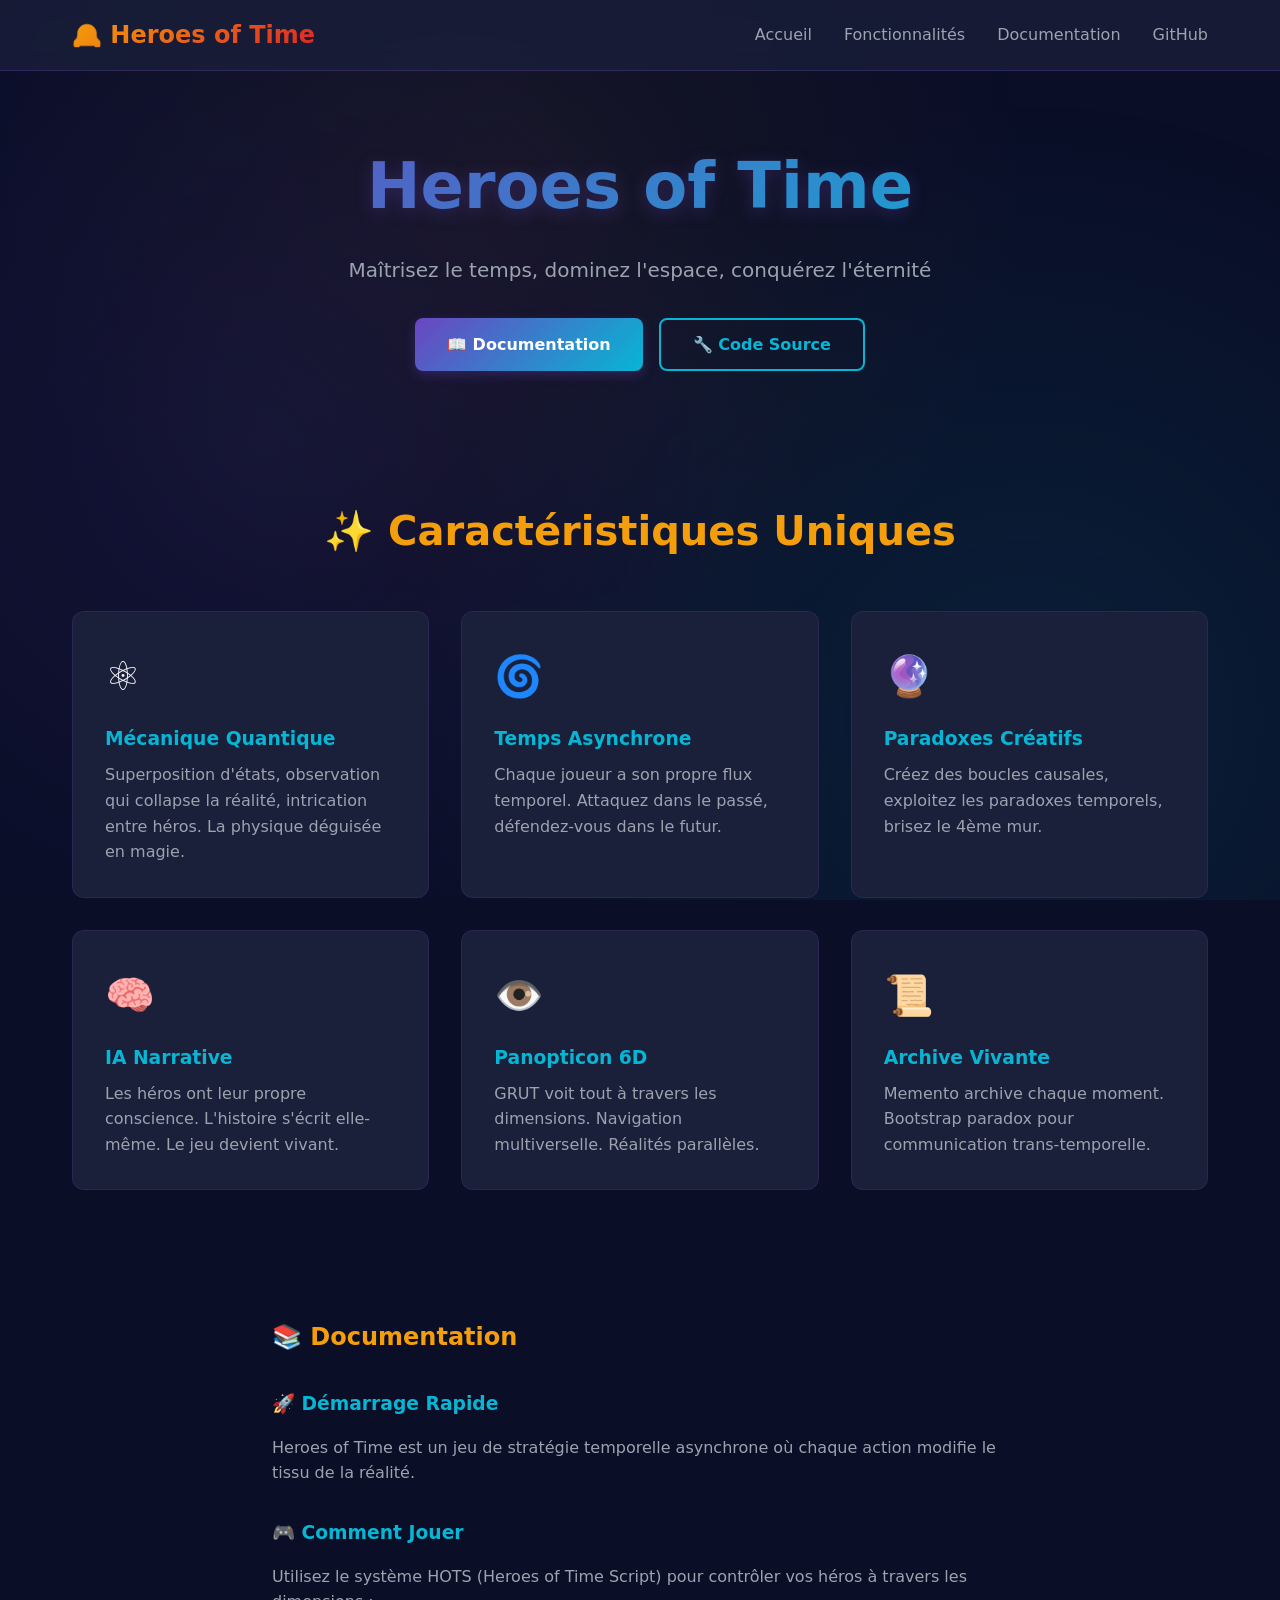
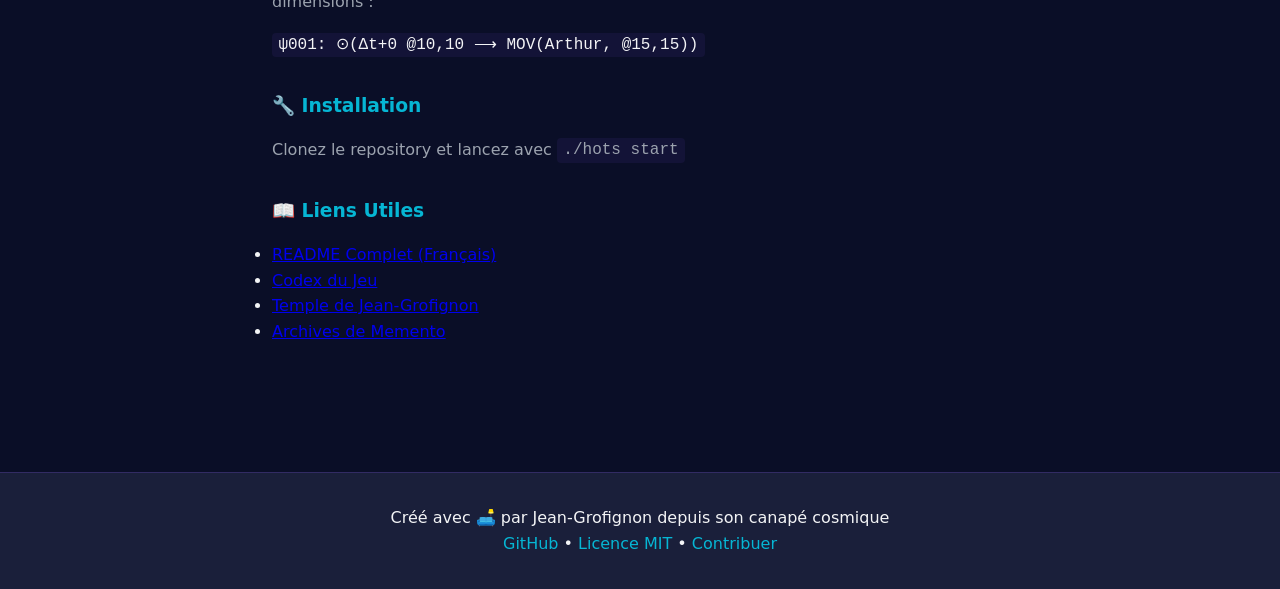
<file: index.html>
<!DOCTYPE html>
<html lang="fr">
<head>
    <meta charset="UTF-8">
    <meta name="viewport" content="width=device-width, initial-scale=1.0">
    <title>Heroes of Time - Maîtrisez le Temps, Dominez l'Espace</title>
    <meta name="description" content="Un jeu de stratégie asynchrone où le temps est une arme. Créé par Jean-Grofignon depuis son canapé cosmique.">
    
    <style>
        :root {
            --hot-dark: #0a0e27;
            --hot-dark-lighter: #1a1f3a;
            --hot-purple: #6B46C1;
            --hot-purple-light: #9333EA;
            --hot-gold: #F59E0B;
            --hot-gold-dark: #D97706;
            --hot-cyan: #06B6D4;
            --hot-cyan-dark: #0891B2;
            --hot-white: #F3F4F6;
            --hot-gray: #9CA3AF;
            --hot-gradient: linear-gradient(135deg, #6B46C1 0%, #06B6D4 100%);
            --hot-gradient-gold: linear-gradient(135deg, #F59E0B 0%, #DC2626 100%);
        }
        
        * {
            margin: 0;
            padding: 0;
            box-sizing: border-box;
        }
        
        body {
            background: var(--hot-dark);
            color: var(--hot-white);
            font-family: -apple-system, BlinkMacSystemFont, 'Segoe UI', system-ui, sans-serif;
            line-height: 1.6;
            overflow-x: hidden;
        }
        
        /* Animation de fond quantique */
        body::before {
            content: '';
            position: fixed;
            top: 0;
            left: 0;
            width: 100%;
            height: 100%;
            background: 
                radial-gradient(circle at 20% 50%, rgba(107, 70, 193, 0.1) 0%, transparent 50%),
                radial-gradient(circle at 80% 80%, rgba(6, 182, 212, 0.1) 0%, transparent 50%),
                radial-gradient(circle at 40% 20%, rgba(245, 158, 11, 0.05) 0%, transparent 50%);
            z-index: -1;
            animation: quantumFlow 20s ease-in-out infinite;
        }
        
        @keyframes quantumFlow {
            0%, 100% { transform: scale(1) rotate(0deg); }
            50% { transform: scale(1.1) rotate(180deg); }
        }
        
        /* Header */
        header {
            background: rgba(26, 31, 58, 0.8);
            backdrop-filter: blur(10px);
            border-bottom: 1px solid rgba(107, 70, 193, 0.3);
            position: sticky;
            top: 0;
            z-index: 100;
        }
        
        nav {
            max-width: 1200px;
            margin: 0 auto;
            padding: 1rem 2rem;
            display: flex;
            justify-content: space-between;
            align-items: center;
        }
        
        .logo {
            font-size: 1.5rem;
            font-weight: bold;
            background: var(--hot-gradient-gold);
            -webkit-background-clip: text;
            -webkit-text-fill-color: transparent;
            background-clip: text;
        }
        
        .nav-links {
            display: flex;
            gap: 2rem;
            list-style: none;
        }
        
        .nav-links a {
            color: var(--hot-gray);
            text-decoration: none;
            transition: color 0.3s;
        }
        
        .nav-links a:hover {
            color: var(--hot-cyan);
        }
        
        /* Hero Section */
        .hero {
            max-width: 1200px;
            margin: 0 auto;
            padding: 4rem 2rem;
            text-align: center;
        }
        
        .hero h1 {
            font-size: clamp(2.5rem, 5vw, 4rem);
            font-weight: 800;
            margin-bottom: 1rem;
            background: var(--hot-gradient);
            -webkit-background-clip: text;
            -webkit-text-fill-color: transparent;
            background-clip: text;
            filter: drop-shadow(0 4px 8px rgba(107, 70, 193, 0.3));
        }
        
        .hero .tagline {
            font-size: 1.25rem;
            color: var(--hot-gray);
            margin-bottom: 2rem;
        }
        
        .cta-buttons {
            display: flex;
            gap: 1rem;
            justify-content: center;
            flex-wrap: wrap;
        }
        
        .btn {
            padding: 0.75rem 2rem;
            border-radius: 8px;
            text-decoration: none;
            font-weight: 600;
            transition: all 0.3s;
            display: inline-flex;
            align-items: center;
            gap: 0.5rem;
        }
        
        .btn-primary {
            background: var(--hot-gradient);
            color: white;
            box-shadow: 0 4px 12px rgba(107, 70, 193, 0.3);
        }
        
        .btn-primary:hover {
            transform: translateY(-2px);
            box-shadow: 0 6px 20px rgba(107, 70, 193, 0.4);
        }
        
        .btn-secondary {
            background: transparent;
            color: var(--hot-cyan);
            border: 2px solid var(--hot-cyan);
        }
        
        .btn-secondary:hover {
            background: rgba(6, 182, 212, 0.1);
            transform: translateY(-2px);
        }
        
        /* Features Grid */
        .features {
            max-width: 1200px;
            margin: 0 auto;
            padding: 4rem 2rem;
        }
        
        .features h2 {
            text-align: center;
            font-size: 2.5rem;
            margin-bottom: 3rem;
            color: var(--hot-gold);
        }
        
        .feature-grid {
            display: grid;
            grid-template-columns: repeat(auto-fit, minmax(300px, 1fr));
            gap: 2rem;
        }
        
        .feature-card {
            background: var(--hot-dark-lighter);
            border: 1px solid rgba(107, 70, 193, 0.2);
            border-radius: 12px;
            padding: 2rem;
            transition: all 0.3s;
        }
        
        .feature-card:hover {
            transform: translateY(-4px);
            border-color: var(--hot-purple);
            box-shadow: 0 8px 24px rgba(107, 70, 193, 0.2);
        }
        
        .feature-icon {
            font-size: 2.5rem;
            margin-bottom: 1rem;
        }
        
        .feature-card h3 {
            color: var(--hot-cyan);
            margin-bottom: 0.5rem;
        }
        
        .feature-card p {
            color: var(--hot-gray);
        }
        
        /* Content Section */
        .content {
            max-width: 800px;
            margin: 0 auto;
            padding: 4rem 2rem;
        }
        
        .content h2 {
            color: var(--hot-gold);
            margin-bottom: 1.5rem;
        }
        
        .content h3 {
            color: var(--hot-cyan);
            margin-top: 2rem;
            margin-bottom: 1rem;
        }
        
        .content p {
            margin-bottom: 1rem;
            color: var(--hot-gray);
        }
        
        .content code {
            background: rgba(107, 70, 193, 0.1);
            padding: 0.2rem 0.4rem;
            border-radius: 4px;
            font-family: 'Courier New', monospace;
        }
        
        /* Footer */
        footer {
            background: var(--hot-dark-lighter);
            border-top: 1px solid rgba(107, 70, 193, 0.3);
            padding: 2rem;
            text-align: center;
            margin-top: 4rem;
        }
        
        footer a {
            color: var(--hot-cyan);
            text-decoration: none;
        }
        
        footer a:hover {
            text-decoration: underline;
        }
        
        /* Responsive */
        @media (max-width: 768px) {
            .nav-links {
                flex-direction: column;
                gap: 1rem;
            }
            
            nav {
                flex-direction: column;
                gap: 1rem;
            }
            
            .cta-buttons {
                flex-direction: column;
                width: 100%;
                max-width: 300px;
                margin: 0 auto;
            }
            
            .btn {
                width: 100%;
                justify-content: center;
            }
        }
    </style>
</head>
<body>
    <header>
        <nav>
            <div class="logo">🕰️ Heroes of Time</div>
            <ul class="nav-links">
                <li><a href="#home">Accueil</a></li>
                <li><a href="#features">Fonctionnalités</a></li>
                <li><a href="#docs">Documentation</a></li>
                <li><a href="https://github.com/V0OgZ/Heroes-of-Time">GitHub</a></li>
            </ul>
        </nav>
    </header>
    
    <section class="hero" id="home">
        <h1>Heroes of Time</h1>
        <p class="tagline">Maîtrisez le temps, dominez l'espace, conquérez l'éternité</p>
        
        <div class="cta-buttons">
            <a href="#docs" class="btn btn-primary">
                📖 Documentation
            </a>
            <a href="https://github.com/V0OgZ/Heroes-of-Time" class="btn btn-secondary">
                🔧 Code Source
            </a>
        </div>
    </section>
    
    <section class="features" id="features">
        <h2>✨ Caractéristiques Uniques</h2>
        
        <div class="feature-grid">
            <div class="feature-card">
                <div class="feature-icon">⚛️</div>
                <h3>Mécanique Quantique</h3>
                <p>Superposition d'états, observation qui collapse la réalité, intrication entre héros. La physique déguisée en magie.</p>
            </div>
            
            <div class="feature-card">
                <div class="feature-icon">🌀</div>
                <h3>Temps Asynchrone</h3>
                <p>Chaque joueur a son propre flux temporel. Attaquez dans le passé, défendez-vous dans le futur.</p>
            </div>
            
            <div class="feature-card">
                <div class="feature-icon">🔮</div>
                <h3>Paradoxes Créatifs</h3>
                <p>Créez des boucles causales, exploitez les paradoxes temporels, brisez le 4ème mur.</p>
            </div>
            
            <div class="feature-card">
                <div class="feature-icon">🧠</div>
                <h3>IA Narrative</h3>
                <p>Les héros ont leur propre conscience. L'histoire s'écrit elle-même. Le jeu devient vivant.</p>
            </div>
            
            <div class="feature-card">
                <div class="feature-icon">👁️</div>
                <h3>Panopticon 6D</h3>
                <p>GRUT voit tout à travers les dimensions. Navigation multiverselle. Réalités parallèles.</p>
            </div>
            
            <div class="feature-card">
                <div class="feature-icon">📜</div>
                <h3>Archive Vivante</h3>
                <p>Memento archive chaque moment. Bootstrap paradox pour communication trans-temporelle.</p>
            </div>
        </div>
    </section>
    
    <section class="content" id="docs">
        <h2>📚 Documentation</h2>
        
        <h3>🚀 Démarrage Rapide</h3>
        <p>Heroes of Time est un jeu de stratégie temporelle asynchrone où chaque action modifie le tissu de la réalité.</p>
        
        <h3>🎮 Comment Jouer</h3>
        <p>Utilisez le système HOTS (Heroes of Time Script) pour contrôler vos héros à travers les dimensions :</p>
        <code>ψ001: ⊙(Δt+0 @10,10 ⟶ MOV(Arthur, @15,15))</code>
        
        <h3>🔧 Installation</h3>
        <p>Clonez le repository et lancez avec <code>./hots start</code></p>
        
        <h3>📖 Liens Utiles</h3>
        <ul>
            <li><a href="README.md">README Complet (Français)</a></li>
            <li><a href="docs/CODEX_COMPLET_HEROES_OF_TIME.md">Codex du Jeu</a></li>
            <li><a href="JEAN/README.md">Temple de Jean-Grofignon</a></li>
            <li><a href="MEMENTO/GUIDE_MEMENTO_COMPLET.md">Archives de Memento</a></li>
        </ul>
    </section>
    
    <footer>
        <p>Créé avec 🛋️ par Jean-Grofignon depuis son canapé cosmique</p>
        <p>
            <a href="https://github.com/V0OgZ/Heroes-of-Time">GitHub</a> • 
            <a href="LICENSE">Licence MIT</a> • 
            <a href="CONTRIBUTING.md">Contribuer</a>
        </p>
    </footer>
</body>
</html>
</file>
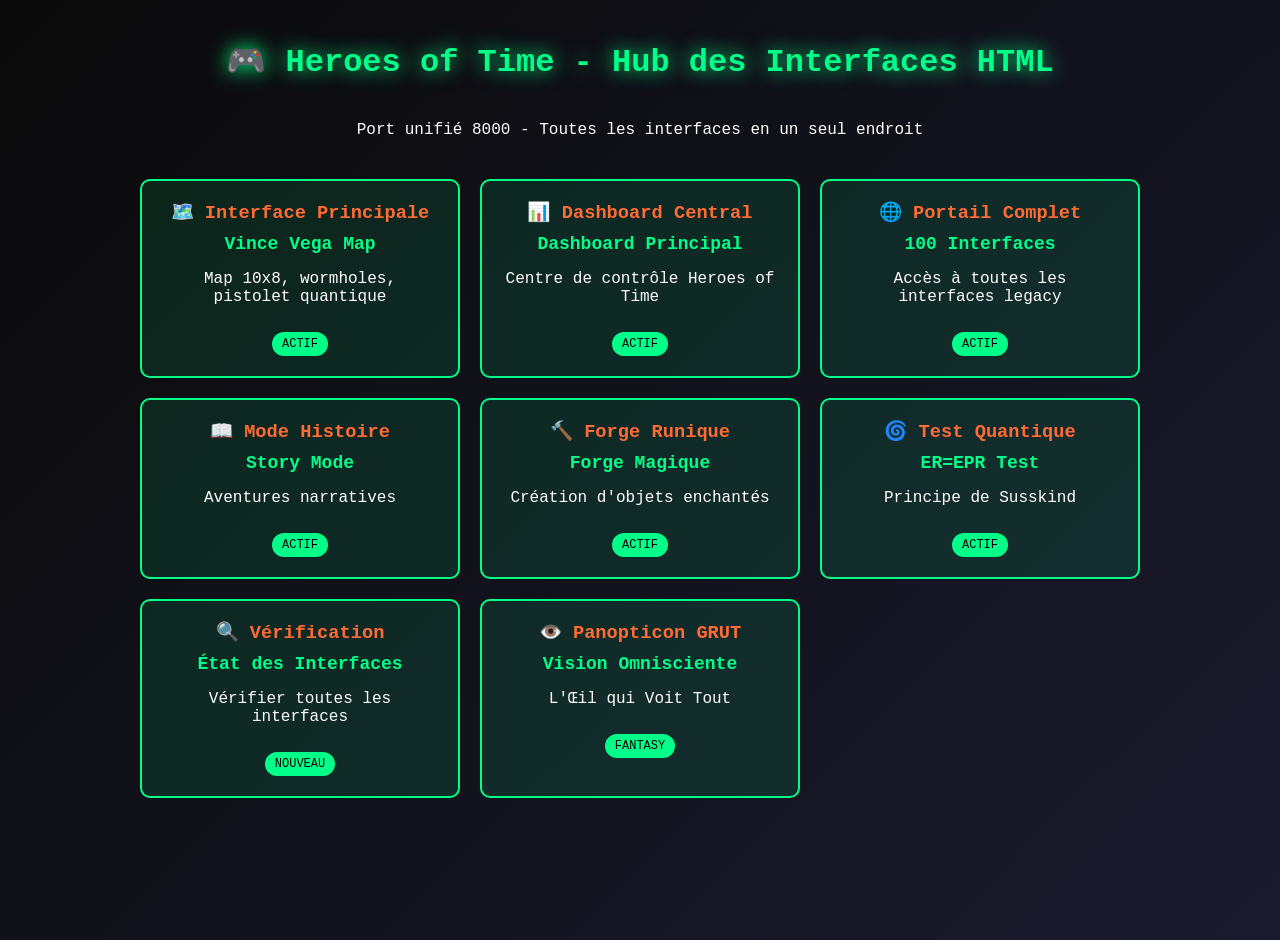
<file: frontend/html-interfaces/index.html>
<!DOCTYPE html>
<html lang="fr">
<head>
    <meta charset="UTF-8">
    <meta name="viewport" content="width=device-width, initial-scale=1.0">
    <title>🎮 Heroes of Time - Interfaces HTML</title>
    <style>
        body {
            background: linear-gradient(135deg, #0a0a0a 0%, #1a1a2e 100%);
            color: #fff;
            font-family: 'Segoe UI', monospace;
            margin: 0;
            padding: 20px;
            min-height: 100vh;
        }
        .container {
            max-width: 1000px;
            margin: 0 auto;
            text-align: center;
        }
        h1 {
            color: #00ff88;
            text-shadow: 0 0 20px #00ff88;
            margin-bottom: 40px;
        }
        .interface-grid {
            display: grid;
            grid-template-columns: repeat(auto-fit, minmax(250px, 1fr));
            gap: 20px;
            margin-top: 40px;
        }
        .interface-card {
            background: rgba(0,255,136,0.1);
            border: 2px solid #00ff88;
            border-radius: 10px;
            padding: 20px;
            transition: all 0.3s;
            cursor: pointer;
        }
        .interface-card:hover {
            background: rgba(0,255,136,0.2);
            transform: translateY(-5px);
            box-shadow: 0 10px 30px rgba(0,255,136,0.3);
        }
        .interface-card h3 {
            color: #ff6b35;
            margin: 0 0 10px 0;
        }
        .interface-card a {
            color: #00ff88;
            text-decoration: none;
            font-size: 18px;
            font-weight: bold;
        }
        .status {
            background: #00ff88;
            color: #000;
            padding: 5px 10px;
            border-radius: 20px;
            font-size: 12px;
            display: inline-block;
            margin-top: 10px;
        }
    </style>
</head>
<body>
    <div class="container">
        <h1>🎮 Heroes of Time - Hub des Interfaces HTML</h1>
        <p>Port unifié 8000 - Toutes les interfaces en un seul endroit</p>
        
        <div class="interface-grid">
            <div class="interface-card">
                <h3>🗺️ Interface Principale</h3>
                <a href="vince-vega-map-demo-backend.html">Vince Vega Map</a>
                <p>Map 10x8, wormholes, pistolet quantique</p>
                <span class="status">ACTIF</span>
            </div>
            
            <div class="interface-card">
                <h3>📊 Dashboard Central</h3>
                <a href="dashboard.html">Dashboard Principal</a>
                <p>Centre de contrôle Heroes of Time</p>
                <span class="status">ACTIF</span>
            </div>
            
            <div class="interface-card">
                <h3>🌐 Portail Complet</h3>
                <a href="portail-100-html-interfaces.html">100 Interfaces</a>
                <p>Accès à toutes les interfaces legacy</p>
                <span class="status">ACTIF</span>
            </div>
            
            <div class="interface-card">
                <h3>📖 Mode Histoire</h3>
                <a href="story-mode.html">Story Mode</a>
                <p>Aventures narratives</p>
                <span class="status">ACTIF</span>
            </div>
            
            <div class="interface-card">
                <h3>🔨 Forge Runique</h3>
                <a href="forge-runique.html">Forge Magique</a>
                <p>Création d'objets enchantés</p>
                <span class="status">ACTIF</span>
            </div>
            
            <div class="interface-card">
                <h3>🌀 Test Quantique</h3>
                <a href="quantum-er-epr-test.html">ER=EPR Test</a>
                <p>Principe de Susskind</p>
                <span class="status">ACTIF</span>
            </div>
            
            <div class="interface-card">
                <h3>🔍 Vérification</h3>
                <a href="verification-interfaces.html">État des Interfaces</a>
                <p>Vérifier toutes les interfaces</p>
                <span class="status">NOUVEAU</span>
            </div>
            
            <div class="interface-card">
                <h3>👁️ Panopticon GRUT</h3>
                <a href="grut-panopticon-fantasy.html">Vision Omnisciente</a>
                <p>L'Œil qui Voit Tout</p>
                <span class="status">FANTASY</span>
            </div>
        </div>
    </div>
</body>
</html>
</file>
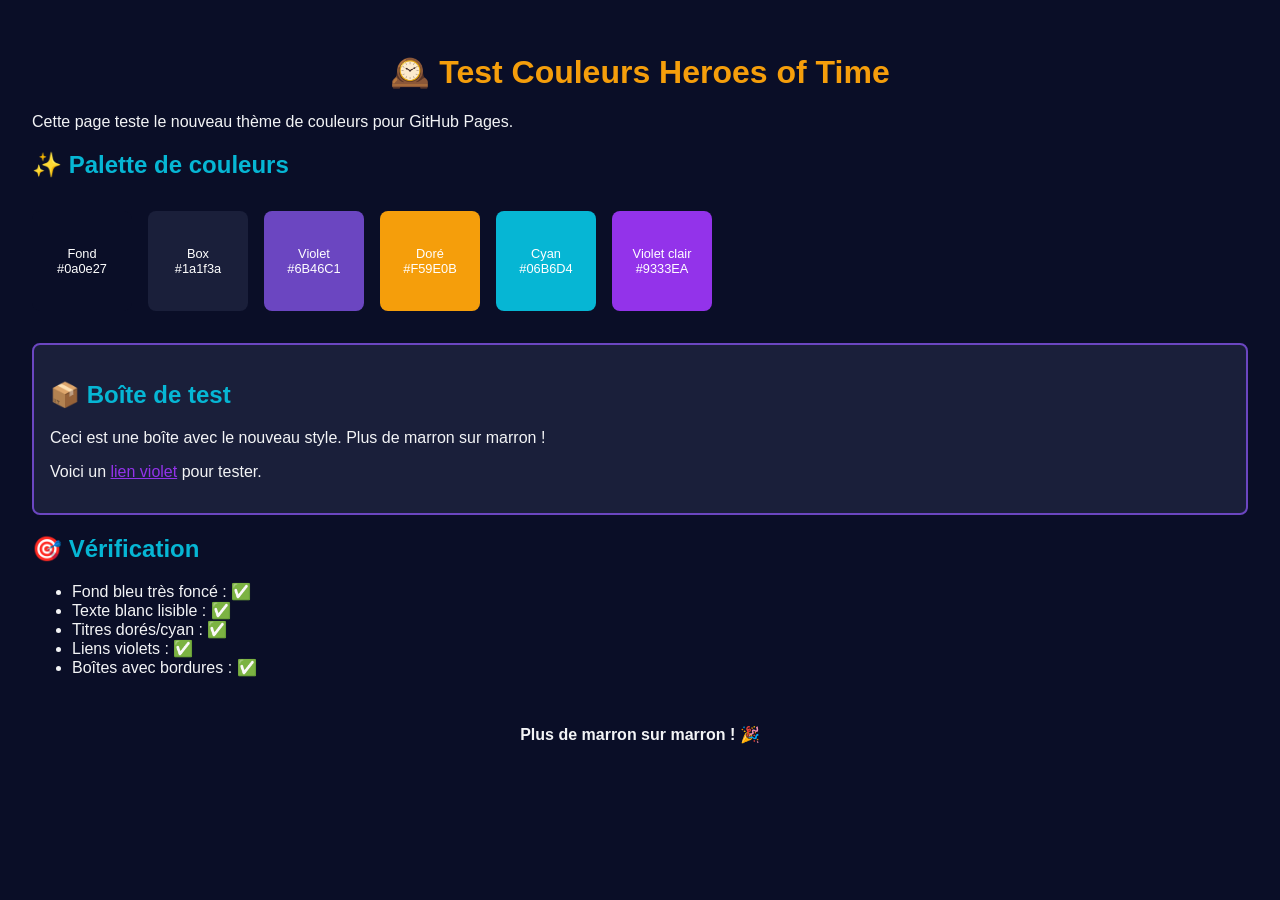
<file: test-github-pages.html>
<!DOCTYPE html>
<html lang="fr">
<head>
    <meta charset="UTF-8">
    <title>Test GitHub Pages - Heroes of Time</title>
    <style>
        body {
            background: #0a0e27; /* Bleu très foncé */
            color: #F3F4F6;      /* Blanc cassé */
            font-family: Arial, sans-serif;
            padding: 2rem;
            margin: 0;
        }
        
        h1 {
            color: #F59E0B;      /* Doré */
            text-align: center;
        }
        
        h2 {
            color: #06B6D4;      /* Cyan */
        }
        
        a {
            color: #9333EA;      /* Violet */
        }
        
        .box {
            background: #1a1f3a; /* Bleu un peu plus clair */
            border: 2px solid #6B46C1; /* Bordure violette */
            padding: 1rem;
            margin: 1rem 0;
            border-radius: 8px;
        }
        
        .test-colors {
            display: flex;
            gap: 1rem;
            flex-wrap: wrap;
            margin: 2rem 0;
        }
        
        .color-sample {
            width: 100px;
            height: 100px;
            display: flex;
            align-items: center;
            justify-content: center;
            color: white;
            font-size: 0.8rem;
            text-align: center;
            border-radius: 8px;
        }
    </style>
</head>
<body>
    <h1>🕰️ Test Couleurs Heroes of Time</h1>
    
    <p>Cette page teste le nouveau thème de couleurs pour GitHub Pages.</p>
    
    <h2>✨ Palette de couleurs</h2>
    
    <div class="test-colors">
        <div class="color-sample" style="background: #0a0e27;">Fond<br>#0a0e27</div>
        <div class="color-sample" style="background: #1a1f3a;">Box<br>#1a1f3a</div>
        <div class="color-sample" style="background: #6B46C1;">Violet<br>#6B46C1</div>
        <div class="color-sample" style="background: #F59E0B;">Doré<br>#F59E0B</div>
        <div class="color-sample" style="background: #06B6D4;">Cyan<br>#06B6D4</div>
        <div class="color-sample" style="background: #9333EA;">Violet clair<br>#9333EA</div>
    </div>
    
    <div class="box">
        <h2>📦 Boîte de test</h2>
        <p>Ceci est une boîte avec le nouveau style. Plus de marron sur marron !</p>
        <p>Voici un <a href="#">lien violet</a> pour tester.</p>
    </div>
    
    <h2>🎯 Vérification</h2>
    <ul>
        <li>Fond bleu très foncé : ✅</li>
        <li>Texte blanc lisible : ✅</li>
        <li>Titres dorés/cyan : ✅</li>
        <li>Liens violets : ✅</li>
        <li>Boîtes avec bordures : ✅</li>
    </ul>
    
    <p style="text-align: center; margin-top: 3rem;">
        <strong>Plus de marron sur marron ! 🎉</strong>
    </p>
</body>
</html>
</file>
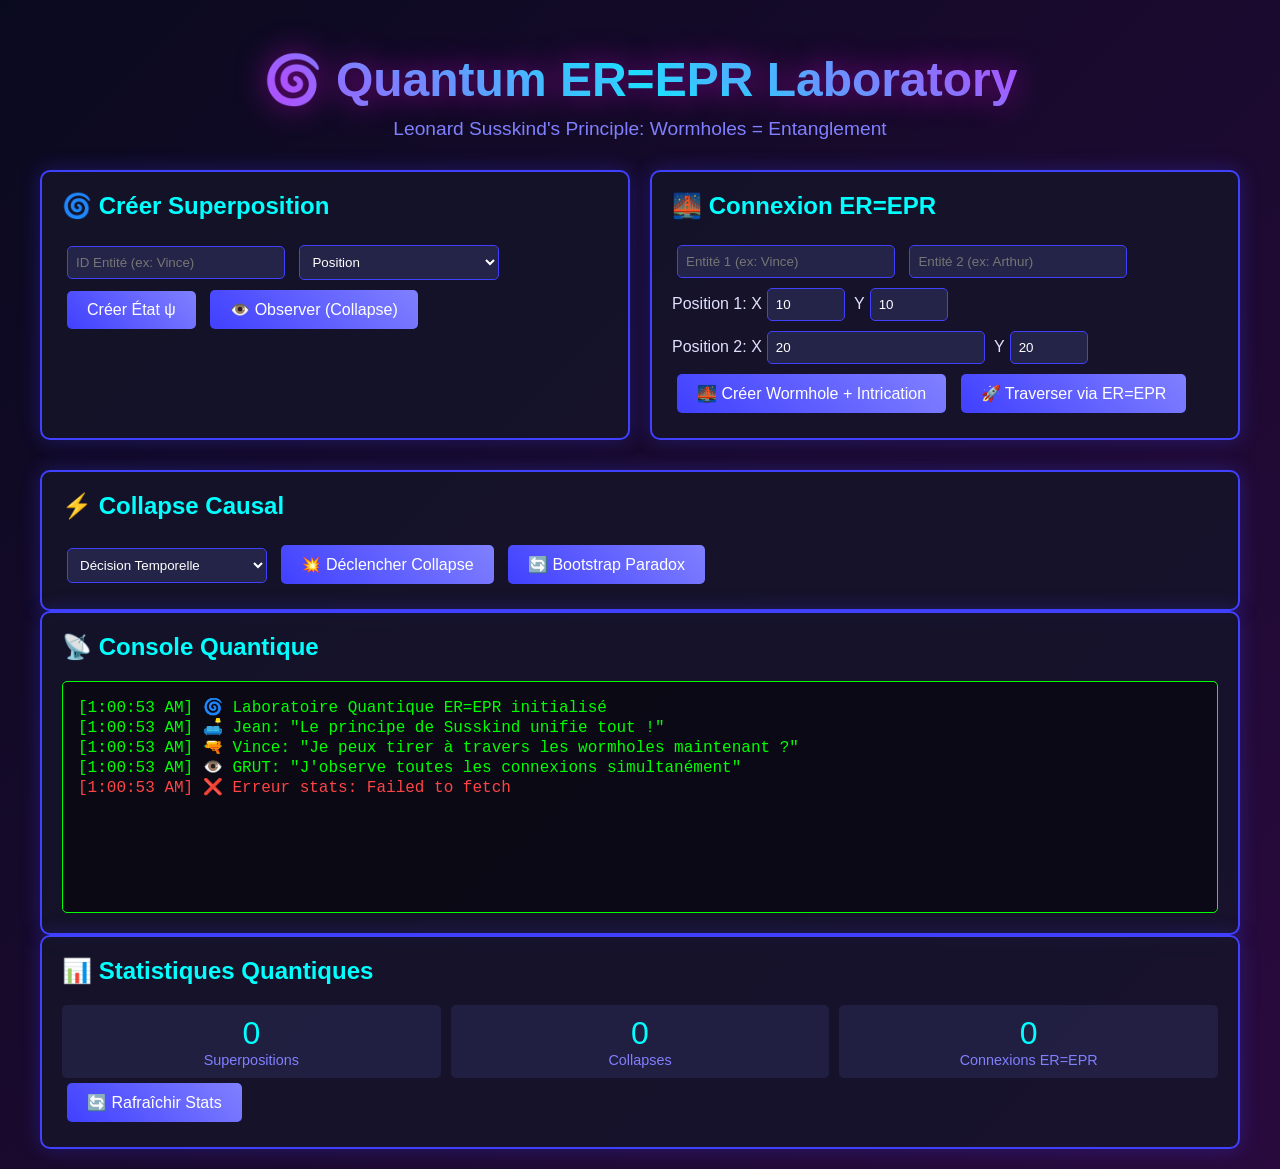
<file: frontend/quantum-er-epr-test.html>
<!DOCTYPE html>
<html lang="fr">
<head>
    <meta charset="UTF-8">
    <meta name="viewport" content="width=device-width, initial-scale=1.0">
    <title>🌀 Quantum ER=EPR Test - Heroes of Time</title>
    <style>
        body {
            background: linear-gradient(135deg, #0a0a1f, #1a0a2e, #2a0a3e);
            color: #e0e0ff;
            font-family: 'Segoe UI', Tahoma, Geneva, Verdana, sans-serif;
            margin: 0;
            padding: 20px;
            min-height: 100vh;
        }
        
        .container {
            max-width: 1200px;
            margin: 0 auto;
        }
        
        h1 {
            text-align: center;
            background: linear-gradient(45deg, #ff00ff, #00ffff, #ff00ff);
            -webkit-background-clip: text;
            -webkit-text-fill-color: transparent;
            background-clip: text;
            font-size: 3em;
            margin-bottom: 10px;
            text-shadow: 0 0 30px rgba(255, 0, 255, 0.5);
        }
        
        .subtitle {
            text-align: center;
            color: #8080ff;
            font-size: 1.2em;
            margin-bottom: 30px;
        }
        
        .grid {
            display: grid;
            grid-template-columns: 1fr 1fr;
            gap: 20px;
            margin-bottom: 30px;
        }
        
        .panel {
            background: rgba(20, 20, 40, 0.8);
            border: 2px solid #4040ff;
            border-radius: 10px;
            padding: 20px;
            box-shadow: 0 0 20px rgba(64, 64, 255, 0.3);
        }
        
        .panel h2 {
            color: #00ffff;
            margin-top: 0;
        }
        
        button {
            background: linear-gradient(45deg, #4040ff, #8080ff);
            color: white;
            border: none;
            padding: 10px 20px;
            border-radius: 5px;
            cursor: pointer;
            font-size: 16px;
            margin: 5px;
            transition: all 0.3s;
        }
        
        button:hover {
            transform: scale(1.05);
            box-shadow: 0 0 15px rgba(128, 128, 255, 0.5);
        }
        
        button:active {
            transform: scale(0.95);
        }
        
        input, select {
            background: rgba(40, 40, 80, 0.8);
            color: white;
            border: 1px solid #4040ff;
            padding: 8px;
            border-radius: 5px;
            margin: 5px;
            width: 200px;
        }
        
        #output {
            background: rgba(0, 0, 0, 0.5);
            border: 1px solid #00ff00;
            border-radius: 5px;
            padding: 15px;
            height: 200px;
            overflow-y: auto;
            font-family: 'Courier New', monospace;
            color: #00ff00;
        }
        
        .quantum-state {
            display: inline-block;
            padding: 5px 10px;
            margin: 5px;
            border-radius: 5px;
            background: rgba(255, 0, 255, 0.2);
            border: 1px solid #ff00ff;
        }
        
        .wormhole {
            animation: pulse 2s infinite;
        }
        
        @keyframes pulse {
            0% { opacity: 0.5; transform: scale(1); }
            50% { opacity: 1; transform: scale(1.1); }
            100% { opacity: 0.5; transform: scale(1); }
        }
        
        .stats {
            display: grid;
            grid-template-columns: repeat(3, 1fr);
            gap: 10px;
            margin-top: 20px;
        }
        
        .stat-box {
            background: rgba(40, 40, 80, 0.6);
            padding: 10px;
            border-radius: 5px;
            text-align: center;
        }
        
        .stat-value {
            font-size: 2em;
            color: #00ffff;
        }
        
        .stat-label {
            color: #8080ff;
            font-size: 0.9em;
        }
    </style>
</head>
<body>
    <div class="container">
        <h1>🌀 Quantum ER=EPR Laboratory</h1>
        <div class="subtitle">Leonard Susskind's Principle: Wormholes = Entanglement</div>
        
        <div class="grid">
            <!-- Superposition Panel -->
            <div class="panel">
                <h2>🌀 Créer Superposition</h2>
                <div>
                    <input id="entityId" placeholder="ID Entité (ex: Vince)">
                    <select id="superType">
                        <option value="POSITION">Position</option>
                        <option value="HEALTH">Santé</option>
                        <option value="TIMELINE">Timeline</option>
                        <option value="REALITY">Réalité</option>
                    </select>
                </div>
                <button onclick="createSuperposition()">Créer État ψ</button>
                <button onclick="observeState()">👁️ Observer (Collapse)</button>
            </div>
            
            <!-- ER=EPR Panel -->
            <div class="panel">
                <h2>🌉 Connexion ER=EPR</h2>
                <div>
                    <input id="entity1" placeholder="Entité 1 (ex: Vince)">
                    <input id="entity2" placeholder="Entité 2 (ex: Arthur)">
                </div>
                <div>
                    Position 1: X<input id="x1" type="number" value="10" style="width:60px">
                    Y<input id="y1" type="number" value="10" style="width:60px">
                </div>
                <div>
                    Position 2: X<input id="x2" type="number" value="20" style="width:20" style="width:60px">
                    Y<input id="y2" type="number" value="20" style="width:60px">
                </div>
                <button onclick="createEREqualsEPR()">🌉 Créer Wormhole + Intrication</button>
                <button onclick="traverseWormhole()">🚀 Traverser via ER=EPR</button>
            </div>
        </div>
        
        <!-- Causal Collapse Panel -->
        <div class="panel">
            <h2>⚡ Collapse Causal</h2>
            <select id="collapseType">
                <option value="TEMPORAL_DECISION">Décision Temporelle</option>
                <option value="QUANTUM_OBSERVATION">Observation Quantique</option>
                <option value="CAUSAL_LOOP">Boucle Causale</option>
                <option value="TIMELINE_MERGE">Fusion de Timelines</option>
                <option value="REALITY_FORK">Bifurcation de Réalité</option>
                <option value="ER_EPR_TRAVERSAL">Traversée ER=EPR</option>
            </select>
            <button onclick="triggerCollapse()">💥 Déclencher Collapse</button>
            <button onclick="createBootstrapParadox()">🔄 Bootstrap Paradox</button>
        </div>
        
        <!-- Output Console -->
        <div class="panel">
            <h2>📡 Console Quantique</h2>
            <div id="output"></div>
        </div>
        
        <!-- Statistics -->
        <div class="panel">
            <h2>📊 Statistiques Quantiques</h2>
            <div class="stats">
                <div class="stat-box">
                    <div class="stat-value" id="totalSuperpositions">0</div>
                    <div class="stat-label">Superpositions</div>
                </div>
                <div class="stat-box">
                    <div class="stat-value" id="totalCollapses">0</div>
                    <div class="stat-label">Collapses</div>
                </div>
                <div class="stat-box">
                    <div class="stat-value" id="activeConnections">0</div>
                    <div class="stat-label">Connexions ER=EPR</div>
                </div>
            </div>
            <button onclick="updateStats()">🔄 Rafraîchir Stats</button>
        </div>
    </div>
    
    <script>
        const API_BASE = 'http://localhost:8080/api/quantum';
        let currentStateId = null;
        let currentConnectionId = null;
        
        function log(message, type = 'info') {
            const output = document.getElementById('output');
            const time = new Date().toLocaleTimeString();
            const color = type === 'error' ? '#ff4444' : type === 'success' ? '#44ff44' : '#00ff00';
            output.innerHTML += `<div style="color: ${color}">[${time}] ${message}</div>`;
            output.scrollTop = output.scrollHeight;
        }
        
        async function createSuperposition() {
            const entityId = document.getElementById('entityId').value || 'Vince';
            const type = document.getElementById('superType').value;
            
            const values = type === 'POSITION' ? 
                [{x: 10, y: 10}, {x: 20, y: 20}, {x: 15, y: 15}] :
                ['État A', 'État B', 'État C'];
            
            const body = {
                entityId: entityId,
                type: type,
                possibleValues: values,
                probabilities: [0.5, 0.3, 0.2]
            };
            
            try {
                const response = await fetch(`${API_BASE}/superposition/create`, {
                    method: 'POST',
                    headers: {'Content-Type': 'application/json'},
                    body: JSON.stringify(body)
                });
                
                const data = await response.json();
                currentStateId = data.stateId;
                log(`🌀 Superposition créée: ${data.stateId}`, 'success');
                log(`   ${data.possibleStates} états possibles en superposition`);
            } catch (error) {
                log(`❌ Erreur: ${error.message}`, 'error');
            }
        }
        
        async function observeState() {
            if (!currentStateId) {
                log('⚠️ Créez d\'abord une superposition', 'error');
                return;
            }
            
            const observerId = document.getElementById('entityId').value || 'Observer';
            
            try {
                const response = await fetch(`${API_BASE}/observe/${currentStateId}?observerId=${observerId}`, {
                    method: 'POST'
                });
                
                const data = await response.json();
                log(`👁️ COLLAPSE! État observé par ${data.observer}`, 'success');
                log(`   Résultat: ${JSON.stringify(data.collapsedTo)}`);
            } catch (error) {
                log(`❌ Erreur: ${error.message}`, 'error');
            }
        }
        
        async function createEREqualsEPR() {
            const entity1 = document.getElementById('entity1').value || 'Vince';
            const entity2 = document.getElementById('entity2').value || 'Arthur';
            
            const body = {
                entity1: entity1,
                entity2: entity2,
                position1: {
                    x: parseInt(document.getElementById('x1').value),
                    y: parseInt(document.getElementById('y1').value)
                },
                position2: {
                    x: parseInt(document.getElementById('x2').value),
                    y: parseInt(document.getElementById('y2').value)
                }
            };
            
            try {
                const response = await fetch(`${API_BASE}/er-equals-epr/create`, {
                    method: 'POST',
                    headers: {'Content-Type': 'application/json'},
                    body: JSON.stringify(body)
                });
                
                const data = await response.json();
                currentConnectionId = data.connectionId;
                log(`🌉 ER=EPR CRÉÉ! ${entity1} ↔ ${entity2}`, 'success');
                log(`   Wormhole ID: ${data.wormholeId}`);
                log(`   Intrication ID: ${data.entanglementId}`);
            } catch (error) {
                log(`❌ Erreur: ${error.message}`, 'error');
            }
        }
        
        async function traverseWormhole() {
            const entity1 = document.getElementById('entity1').value || 'Vince';
            const entity2 = document.getElementById('entity2').value || 'Arthur';
            
            const body = {
                entityId: entity1,
                targetId: entity2
            };
            
            try {
                const response = await fetch(`${API_BASE}/er-equals-epr/traverse`, {
                    method: 'POST',
                    headers: {'Content-Type': 'application/json'},
                    body: JSON.stringify(body)
                });
                
                const data = await response.json();
                if (data.success) {
                    log(`🚀 TRAVERSÉE RÉUSSIE!`, 'success');
                    log(`   ${data.narrative}`);
                    log(`   Nouvelle position: ${JSON.stringify(data.new_position)}`);
                    if (data.warning) {
                        log(`   ⚠️ ${data.warning}`, 'error');
                    }
                } else {
                    log(`❌ ${data.error}`, 'error');
                }
            } catch (error) {
                log(`❌ Erreur: ${error.message}`, 'error');
            }
        }
        
        async function triggerCollapse() {
            const type = document.getElementById('collapseType').value;
            
            const parameters = {
                triggeredBy: 'Manual Test',
                severity: 'HIGH',
                target: document.getElementById('entityId').value || 'TestEntity'
            };
            
            try {
                const response = await fetch(`${API_BASE}/collapse/trigger`, {
                    method: 'POST',
                    headers: {'Content-Type': 'application/json'},
                    body: JSON.stringify({ type, parameters })
                });
                
                const data = await response.json();
                log(`⚡ COLLAPSE ${type} déclenché!`, 'success');
                log(`   ID: ${data.collapse_id}`);
                log(`   Risque de paradoxe: ${(data.paradox_risk * 100).toFixed(1)}%`);
            } catch (error) {
                log(`❌ Erreur: ${error.message}`, 'error');
            }
        }
        
        async function createBootstrapParadox() {
            const entityId = document.getElementById('entityId').value || 'Vince';
            
            const body = {
                entityId: entityId,
                futureValue: {
                    state: 'HERO_TRANSCENDANT',
                    power: 9999,
                    message: 'Je suis déjà ce que je deviendrai'
                }
            };
            
            try {
                const response = await fetch(`${API_BASE}/bootstrap-paradox`, {
                    method: 'POST',
                    headers: {'Content-Type': 'application/json'},
                    body: JSON.stringify(body)
                });
                
                const data = await response.json();
                log(`🔄 BOOTSTRAP PARADOX CRÉÉ!`, 'success');
                log(`   ${data.message}`);
                log(`   État paradoxal: ${data.stateId}`);
            } catch (error) {
                log(`❌ Erreur: ${error.message}`, 'error');
            }
        }
        
        async function updateStats() {
            try {
                const response = await fetch(`${API_BASE}/stats`);
                const data = await response.json();
                
                document.getElementById('totalSuperpositions').textContent = 
                    data.quantum.total_superpositions || 0;
                document.getElementById('totalCollapses').textContent = 
                    data.causal.total_collapses || 0;
                document.getElementById('activeConnections').textContent = 
                    data.er_epr.active_connections || 0;
                    
                log('📊 Stats mises à jour');
            } catch (error) {
                log(`❌ Erreur stats: ${error.message}`, 'error');
            }
        }
        
        // Auto-refresh stats
        setInterval(updateStats, 5000);
        updateStats();
        
        // Message d'accueil
        log('🌀 Laboratoire Quantique ER=EPR initialisé');
        log('🛋️ Jean: "Le principe de Susskind unifie tout !"');
        log('🔫 Vince: "Je peux tirer à travers les wormholes maintenant ?"');
        log('👁️ GRUT: "J\'observe toutes les connexions simultanément"');
    </script>
</body>
</html>
</file>
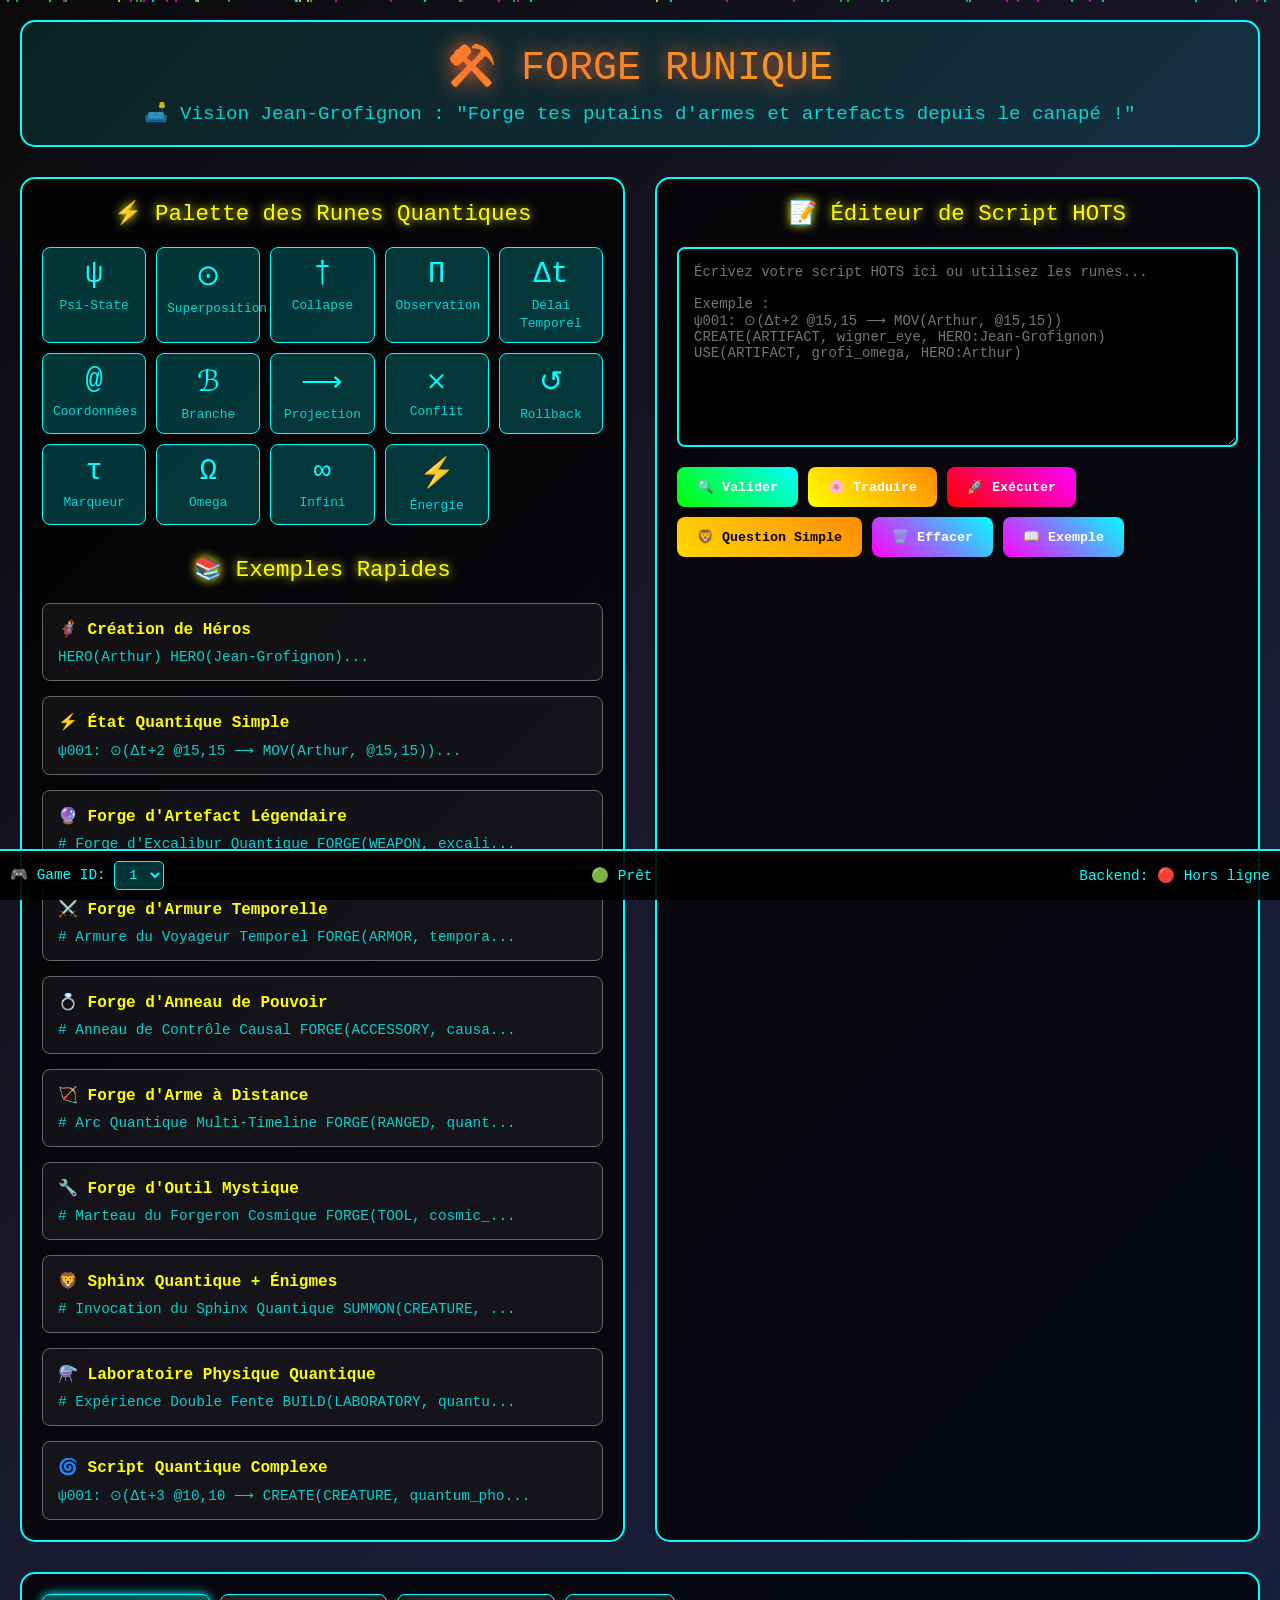
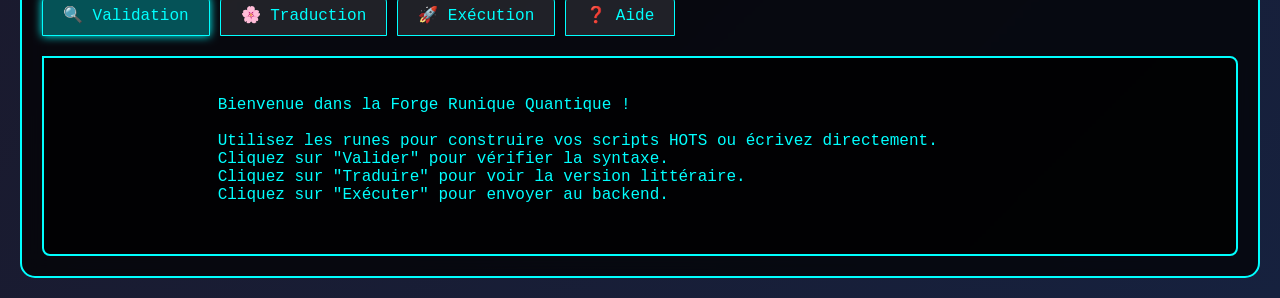
<file: frontend/html-interfaces/forge-runique.html>
<!DOCTYPE html>
<html lang="fr">
<head>
    <meta charset="UTF-8">
    <meta name="viewport" content="width=device-width, initial-scale=1.0">
    <title>⚒️ Forge Runique - Heroes of Time</title>
    <style>
        * {
            margin: 0;
            padding: 0;
            box-sizing: border-box;
        }

        body {
            font-family: 'Courier New', monospace;
            background: linear-gradient(135deg, #0a0a0a, #1a1a2e, #16213e);
            color: #00ffff;
            min-height: 100vh;
            overflow-x: hidden;
        }

        .forge-container {
            max-width: 1400px;
            margin: 0 auto;
            padding: 20px;
        }

        .forge-header {
            text-align: center;
            margin-bottom: 30px;
            background: rgba(0, 255, 255, 0.1);
            border-radius: 15px;
            padding: 20px;
            border: 2px solid #00ffff;
        }

        .forge-title {
            font-size: 2.5em;
            margin-bottom: 10px;
            text-shadow: 0 0 20px #ff6b35;
            background: linear-gradient(45deg, #ff6b35, #f7931e, #ffd700);
            -webkit-background-clip: text;
            -webkit-text-fill-color: transparent;
            background-clip: text;
        }

        .forge-subtitle {
            font-size: 1.2em;
            opacity: 0.8;
        }

        .main-content {
            display: grid;
            grid-template-columns: 1fr 1fr;
            gap: 30px;
            margin-bottom: 30px;
        }

        .panel {
            background: rgba(0, 0, 0, 0.7);
            border: 2px solid #00ffff;
            border-radius: 15px;
            padding: 20px;
            backdrop-filter: blur(10px);
        }

        .panel-title {
            font-size: 1.4em;
            margin-bottom: 20px;
            color: #ffff00;
            text-align: center;
            text-shadow: 0 0 10px #ffff00;
        }

        .runes-palette {
            display: grid;
            grid-template-columns: repeat(auto-fit, minmax(100px, 1fr));
            gap: 10px;
            margin-bottom: 20px;
        }

        .rune-button {
            background: rgba(0, 255, 255, 0.2);
            border: 1px solid #00ffff;
            border-radius: 8px;
            padding: 10px;
            color: #00ffff;
            cursor: pointer;
            transition: all 0.3s ease;
            text-align: center;
            font-family: inherit;
        }

        .rune-button:hover {
            background: rgba(0, 255, 255, 0.4);
            box-shadow: 0 0 15px #00ffff;
            transform: scale(1.05);
        }

        .rune-symbol {
            font-size: 1.8em;
            display: block;
            margin-bottom: 5px;
        }

        .rune-name {
            font-size: 0.8em;
            opacity: 0.8;
        }

        .script-editor {
            width: 100%;
            height: 200px;
            background: rgba(0, 0, 0, 0.8);
            border: 2px solid #00ffff;
            border-radius: 8px;
            padding: 15px;
            color: #00ffff;
            font-family: 'Courier New', monospace;
            font-size: 14px;
            resize: vertical;
            margin-bottom: 15px;
        }

        .script-editor:focus {
            outline: none;
            box-shadow: 0 0 20px #00ffff;
        }

        .controls {
            display: flex;
            gap: 10px;
            margin-bottom: 20px;
            flex-wrap: wrap;
        }

        .btn {
            background: linear-gradient(45deg, #ff00ff, #00ffff);
            border: none;
            border-radius: 8px;
            padding: 12px 20px;
            color: white;
            font-weight: bold;
            cursor: pointer;
            transition: all 0.3s ease;
            font-family: inherit;
        }

        .btn:hover {
            transform: scale(1.05);
            box-shadow: 0 0 20px rgba(255, 0, 255, 0.5);
        }

        .btn-validate {
            background: linear-gradient(45deg, #00ff00, #00ffff);
        }

        .btn-translate {
            background: linear-gradient(45deg, #ffff00, #ff8800);
        }

        .btn-execute {
            background: linear-gradient(45deg, #ff0000, #ff00ff);
        }

        .btn-sphinx {
            background: linear-gradient(45deg, #ffd700, #ff8c00);
            color: #000 !important;
            font-weight: bold;
        }

        .btn-sphinx:hover {
            background: linear-gradient(45deg, #ff8c00, #ffd700);
            box-shadow: 0 0 15px rgba(255, 215, 0, 0.6);
        }

        .output-panel {
            grid-column: 1 / -1;
        }

        .output-tabs {
            display: flex;
            gap: 10px;
            margin-bottom: 20px;
        }

        .tab-button {
            background: rgba(255, 255, 255, 0.1);
            border: 1px solid #00ffff;
            border-radius: 8px 8px 0 0;
            padding: 10px 20px;
            color: #00ffff;
            cursor: pointer;
            transition: all 0.3s ease;
        }

        .tab-button.active {
            background: rgba(0, 255, 255, 0.3);
            box-shadow: 0 0 10px #00ffff;
        }

        .output-content {
            background: rgba(0, 0, 0, 0.8);
            border: 2px solid #00ffff;
            border-radius: 0 8px 8px 8px;
            padding: 20px;
            min-height: 200px;
            white-space: pre-wrap;
            font-family: 'Courier New', monospace;
        }

        .validation-success {
            color: #00ff00;
            text-shadow: 0 0 10px #00ff00;
        }

        .validation-error {
            color: #ff0000;
            text-shadow: 0 0 10px #ff0000;
        }

        .translation-output {
            color: #ffff00;
            font-style: italic;
            line-height: 1.6;
        }

        .examples-grid {
            display: grid;
            grid-template-columns: repeat(auto-fit, minmax(300px, 1fr));
            gap: 15px;
            margin-top: 20px;
        }

        .example-card {
            background: rgba(255, 255, 255, 0.05);
            border: 1px solid #666;
            border-radius: 8px;
            padding: 15px;
            cursor: pointer;
            transition: all 0.3s ease;
        }

        .example-card:hover {
            border-color: #00ffff;
            box-shadow: 0 0 10px rgba(0, 255, 255, 0.3);
        }

        .example-title {
            color: #ffff00;
            font-weight: bold;
            margin-bottom: 10px;
        }

        .example-code {
            color: #00ffff;
            font-size: 0.9em;
            opacity: 0.8;
        }

        .floating-particles {
            position: fixed;
            top: 0;
            left: 0;
            width: 100%;
            height: 100%;
            pointer-events: none;
            z-index: -1;
        }

        .particle {
            position: absolute;
            width: 2px;
            height: 2px;
            background: #00ffff;
            border-radius: 50%;
            animation: float 6s infinite linear;
        }

        @keyframes float {
            0% {
                transform: translateY(100vh) rotate(0deg);
                opacity: 0;
            }
            10% {
                opacity: 1;
            }
            90% {
                opacity: 1;
            }
            100% {
                transform: translateY(-100vh) rotate(360deg);
                opacity: 0;
            }
        }

        .status-bar {
            position: fixed;
            bottom: 0;
            left: 0;
            right: 0;
            background: rgba(0, 0, 0, 0.9);
            border-top: 2px solid #00ffff;
            padding: 10px;
            display: flex;
            justify-content: space-between;
            align-items: center;
            font-size: 0.9em;
        }

        .game-id-selector {
            background: rgba(0, 255, 255, 0.2);
            border: 1px solid #00ffff;
            border-radius: 5px;
            padding: 5px 10px;
            color: #00ffff;
            font-family: inherit;
        }

        @media (max-width: 768px) {
            .main-content {
                grid-template-columns: 1fr;
            }
            
            .runes-palette {
                grid-template-columns: repeat(3, 1fr);
            }
            
            .controls {
                flex-direction: column;
            }
        }
    </style>
</head>
<body>
    <div class="floating-particles" id="particles"></div>

    <div class="forge-container">
        <div class="forge-header">
            <div class="forge-title">⚒️ FORGE RUNIQUE</div>
            <div class="forge-subtitle">🛋️ Vision Jean-Grofignon : "Forge tes putains d'armes et artefacts depuis le canapé !"</div>
        </div>

        <div class="main-content">
            <!-- Palette des Runes -->
            <div class="panel">
                <div class="panel-title">⚡ Palette des Runes Quantiques</div>
                <div class="runes-palette" id="runes-palette">
                    <!-- Généré dynamiquement -->
                </div>
                
                <div class="panel-title" style="margin-top: 30px;">📚 Exemples Rapides</div>
                <div class="examples-grid" id="quick-examples">
                    <!-- Généré dynamiquement -->
                </div>
            </div>

            <!-- Éditeur de Script -->
            <div class="panel">
                <div class="panel-title">📝 Éditeur de Script HOTS</div>
                <textarea class="script-editor" id="script-editor" 
                    placeholder="Écrivez votre script HOTS ici ou utilisez les runes...&#10;&#10;Exemple :&#10;ψ001: ⊙(Δt+2 @15,15 ⟶ MOV(Arthur, @15,15))&#10;CREATE(ARTIFACT, wigner_eye, HERO:Jean-Grofignon)&#10;USE(ARTIFACT, grofi_omega, HERO:Arthur)"></textarea>
                
                <div class="controls">
                    <button class="btn btn-validate" onclick="validateScript()">🔍 Valider</button>
                    <button class="btn btn-translate" onclick="translateScript()">🌸 Traduire</button>
                    <button class="btn btn-execute" onclick="executeScript()">🚀 Exécuter</button>
                    <button class="btn btn-sphinx" onclick="generateSimpleQuestion()">🦁 Question Simple</button>
                    <button class="btn" onclick="clearEditor()">🗑️ Effacer</button>
                    <button class="btn" onclick="loadExample()">📖 Exemple</button>
                </div>
            </div>
        </div>

        <!-- Panneau de Sortie -->
        <div class="panel output-panel">
            <div class="output-tabs">
                <div class="tab-button active" onclick="switchTab('validation')">🔍 Validation</div>
                <div class="tab-button" onclick="switchTab('translation')">🌸 Traduction</div>
                <div class="tab-button" onclick="switchTab('execution')">🚀 Exécution</div>
                <div class="tab-button" onclick="switchTab('help')">❓ Aide</div>
            </div>
            <div class="output-content" id="output-content">
                Bienvenue dans la Forge Runique Quantique !
                
                Utilisez les runes pour construire vos scripts HOTS ou écrivez directement.
                Cliquez sur "Valider" pour vérifier la syntaxe.
                Cliquez sur "Traduire" pour voir la version littéraire.
                Cliquez sur "Exécuter" pour envoyer au backend.
            </div>
        </div>
    </div>

    <div class="status-bar">
        <div>
            <span>🎮 Game ID: </span>
            <select class="game-id-selector" id="game-id" onchange="updateGameId()">
                <option value="1">1</option>
                <option value="2">2</option>
                <option value="3">3</option>
            </select>
        </div>
        <div id="status">🟢 Prêt</div>
        <div>Backend: <span id="backend-status">🔍 Vérification...</span></div>
    </div>

    <script>
        // Configuration
        const BACKEND_URL = 'http://localhost:8080';
        let currentGameId = 1;
        let currentTab = 'validation';

        // Définition des runes quantiques HOTS
        const QUANTUM_RUNES = [
            { symbol: 'ψ', name: 'Psi-State', description: 'État quantique superposé', example: 'ψ001: ⊙(...)' },
            { symbol: '⊙', name: 'Superposition', description: 'Action en superposition', example: '⊙(Δt+2 @15,15 ⟶ MOV(...))' },
            { symbol: '†', name: 'Collapse', description: 'Effondrement d\'état', example: '†ψ001' },
            { symbol: 'Π', name: 'Observation', description: 'Déclencheur d\'observation', example: 'Π(condition) ⇒ †ψ001' },
            { symbol: 'Δt', name: 'Délai Temporel', description: 'Délai en tours', example: 'Δt+2' },
            { symbol: '@', name: 'Coordonnées', description: 'Position spatiale', example: '@15,15' },
            { symbol: 'ℬ', name: 'Branche', description: 'Branche temporelle', example: 'ℬ1, ℬ2' },
            { symbol: '⟶', name: 'Projection', description: 'Effet ou action', example: '⟶ MOV(...)' },
            { symbol: '⨉', name: 'Conflit', description: 'Conflit de timeline', example: '⨉(ψ001, ψ002)' },
            { symbol: '↺', name: 'Rollback', description: 'Retour potentiel', example: '↺ψ001' },
            { symbol: 'τ', name: 'Marqueur', description: 'Marqueur temporel', example: 'τ+3' },
            { symbol: 'Ω', name: 'Omega', description: 'Finalité ultime', example: 'Ω(end_state)' },
            { symbol: '∞', name: 'Infini', description: 'Boucle temporelle', example: '∞(loop_condition)' },
            { symbol: '⚡', name: 'Énergie', description: 'Énergie temporelle', example: '⚡100' }
        ];

        // Exemples de scripts avec forge d'artefacts
        const SCRIPT_EXAMPLES = [
            {
                title: "🦸 Création de Héros",
                code: "HERO(Arthur)\nHERO(Jean-Grofignon)"
            },
            {
                title: "⚡ État Quantique Simple",
                code: "ψ001: ⊙(Δt+2 @15,15 ⟶ MOV(Arthur, @15,15))"
            },
            {
                title: "🔮 Forge d'Artefact Légendaire",
                code: "# Forge d'Excalibur Quantique\nFORGE(WEAPON, excalibur_quantum) {\n  MATERIAL: temporal_steel + quantum_crystal\n  ENCHANT: reality_cutting + timeline_pierce\n  POWER: 9000\n  RUNES: ψ†⊙∞\n}\nEQUIP(excalibur_quantum, HERO:Arthur)"
            },
            {
                title: "⚔️ Forge d'Armure Temporelle",
                code: "# Armure du Voyageur Temporel\nFORGE(ARMOR, temporal_mail) {\n  MATERIAL: chronium_plates + void_silk\n  ENCHANT: time_resistance + causal_immunity\n  DEFENSE: 750\n  RUNES: Δt↺⚡\n}\nEQUIP(temporal_mail, HERO:Jean-Grofignon)"
            },
            {
                title: "💍 Forge d'Anneau de Pouvoir",
                code: "# Anneau de Contrôle Causal\nFORGE(ACCESSORY, causal_ring) {\n  MATERIAL: collapsed_spacetime + hero_essence\n  ENCHANT: collapse_override + reality_anchor\n  EFFECT: +50% causal_control\n  RUNES: Π⨉Ω\n}\nEQUIP(causal_ring, HERO:Jean-Grofignon)"
            },
            {
                title: "🏹 Forge d'Arme à Distance",
                code: "# Arc Quantique Multi-Timeline\nFORGE(RANGED, quantum_bow) {\n  MATERIAL: probability_wood + string_theory\n  ENCHANT: multi_target + timeline_split\n  RANGE: infinite\n  RUNES: ⊙ℬ∞\n  AMMO: quantum_arrows(50)\n}\nEQUIP(quantum_bow, HERO:Legolas_Temporal)"
            },
            {
                title: "🔧 Forge d'Outil Mystique",
                code: "# Marteau du Forgeron Cosmique\nFORGE(TOOL, cosmic_hammer) {\n  MATERIAL: star_core + dark_matter\n  ENCHANT: creation_mastery + matter_shaping\n  CRAFT_BONUS: +100%\n  RUNES: ⚡🔨∞\n  SPECIAL: can_forge_anything\n}\nEQUIP(cosmic_hammer, HERO:Walter_Vietnam)"
            },
            {
                title: "🦁 Sphinx Quantique + Énigmes",
                code: "# Invocation du Sphinx Quantique\nSUMMON(CREATURE, sphinx_quantum) {\n  LOCATION: @25,25\n  RIDDLE_TYPE: physics_quantum\n  DIFFICULTY: legendary\n  REWARD: tier8_artifact\n}\n\n# Test de connaissance\nASK(sphinx_quantum, \"Comment l'intrication quantique\\naffecte-t-elle les héros liés ?\")\n\nIF(player_answer == correct) {\n  REWARD(ARTIFACT, quantum_medallion)\n  †ψ999: ENLIGHTENMENT(player)\n} ELSE {\n  CURSE(player, sphinx_confusion)\n}"
            },
            {
                title: "⚗️ Laboratoire Physique Quantique",
                code: "# Expérience Double Fente\nBUILD(LABORATORY, quantum_lab) {\n  EQUIPMENT: double_slit + detectors\n  EXPERIMENT: wave_particle_duality\n}\n\nEXPERIMENT(double_fente) {\n  PARTICLE: electron_beam\n  OBSERVE: false  # Pas d'observation = interférences\n  RESULT: wave_pattern\n}\n\n# Test Heisenberg\nMEASURE(particle.position, particle.momentum)\nΠ(Δx × Δp) ≥ ℏ/2  # Principe d'incertitude"
            },
            {
                title: "🌀 Script Quantique Complexe",
                code: "ψ001: ⊙(Δt+3 @10,10 ⟶ CREATE(CREATURE, quantum_phoenix, @10,10))\nψ002: ⊙(Δt+5 ⟶ BATTLE(Jean-Grofignon, quantum_phoenix))\n†ψ001\nΠ(hp_low) ⇒ †ψ002"
            }
        ];

        // Initialisation
        document.addEventListener('DOMContentLoaded', function() {
            initializeRunes();
            initializeExamples();
            createFloatingParticles();
            checkBackendStatus();
            
            // Vérifier le backend toutes les 30 secondes
            setInterval(checkBackendStatus, 30000);
        });

        // Initialiser les runes
        function initializeRunes() {
            const palette = document.getElementById('runes-palette');
            QUANTUM_RUNES.forEach(rune => {
                const button = document.createElement('div');
                button.className = 'rune-button';
                button.onclick = () => insertRune(rune.symbol);
                button.title = `${rune.name}: ${rune.description}\nExemple: ${rune.example}`;
                
                button.innerHTML = `
                    <span class="rune-symbol">${rune.symbol}</span>
                    <span class="rune-name">${rune.name}</span>
                `;
                
                palette.appendChild(button);
            });
        }

        // Initialiser les exemples
        function initializeExamples() {
            const examples = document.getElementById('quick-examples');
            SCRIPT_EXAMPLES.forEach(example => {
                const card = document.createElement('div');
                card.className = 'example-card';
                card.onclick = () => loadExampleScript(example.code);
                
                card.innerHTML = `
                    <div class="example-title">${example.title}</div>
                    <div class="example-code">${example.code.substring(0, 50)}...</div>
                `;
                
                examples.appendChild(card);
            });
        }

        // Insérer une rune dans l'éditeur
        function insertRune(symbol) {
            const editor = document.getElementById('script-editor');
            const start = editor.selectionStart;
            const end = editor.selectionEnd;
            const text = editor.value;
            
            editor.value = text.substring(0, start) + symbol + text.substring(end);
            editor.focus();
            editor.setSelectionRange(start + symbol.length, start + symbol.length);
            
            updateStatus('🔮 Rune ajoutée: ' + symbol);
        }

        // Charger un exemple de script
        function loadExampleScript(code) {
            document.getElementById('script-editor').value = code;
            updateStatus('📖 Exemple chargé');
        }

        // Valider le script
        async function validateScript() {
            const script = document.getElementById('script-editor').value.trim();
            if (!script) {
                showOutput('validation', '⚠️ Aucun script à valider', 'validation-error');
                return;
            }

            updateStatus('🔍 Validation en cours...');
            
            try {
                const response = await fetch(`${BACKEND_URL}/api/temporal/validate`, {
                    method: 'POST',
                    headers: { 'Content-Type': 'application/json' },
                    body: JSON.stringify({ script: script })
                });

                if (response.ok) {
                    const result = await response.json();
                    if (result.valid) {
                        showOutput('validation', `✅ Script valide !\n\nDétails:\n${JSON.stringify(result, null, 2)}`, 'validation-success');
                    } else {
                        showOutput('validation', `❌ Script invalide:\n\n${result.errors.join('\n')}`, 'validation-error');
                    }
                } else {
                    // Validation côté client basique si le backend n'est pas disponible
                    const basicValidation = validateScriptBasic(script);
                    showOutput('validation', basicValidation.message, basicValidation.isValid ? 'validation-success' : 'validation-error');
                }
            } catch (error) {
                const basicValidation = validateScriptBasic(script);
                showOutput('validation', `⚠️ Backend non disponible, validation basique:\n\n${basicValidation.message}`, basicValidation.isValid ? 'validation-success' : 'validation-error');
            }
            
            updateStatus('🔍 Validation terminée');
        }

        // Validation basique côté client
        function validateScriptBasic(script) {
            const lines = script.split('\n').filter(line => line.trim());
            const errors = [];
            const warnings = [];
            
            lines.forEach((line, index) => {
                line = line.trim();
                if (!line) return;
                
                // Vérifier les commandes de base
                const basicCommands = ['HERO', 'CREATE', 'USE', 'MOV', 'BATTLE'];
                const hasBasicCommand = basicCommands.some(cmd => line.includes(cmd));
                const hasQuantumState = line.includes('ψ') || line.includes('⊙');
                
                if (!hasBasicCommand && !hasQuantumState && !line.startsWith('//')) {
                    warnings.push(`Ligne ${index + 1}: Commande non reconnue - ${line.substring(0, 30)}...`);
                }
                
                // Vérifier la syntaxe des états quantiques
                if (line.includes('ψ') && !line.includes('⊙')) {
                    errors.push(`Ligne ${index + 1}: État ψ sans superposition ⊙`);
                }
                
                // Vérifier les coordonnées
                if (line.includes('@') && !/@\d+,\d+/.test(line)) {
                    warnings.push(`Ligne ${index + 1}: Format de coordonnées suspect`);
                }
            });
            
            let message = `📊 Analyse basique terminée:\n\n`;
            message += `Lignes analysées: ${lines.length}\n`;
            message += `Erreurs: ${errors.length}\n`;
            message += `Avertissements: ${warnings.length}\n\n`;
            
            if (errors.length > 0) {
                message += `❌ Erreurs:\n${errors.join('\n')}\n\n`;
            }
            
            if (warnings.length > 0) {
                message += `⚠️ Avertissements:\n${warnings.join('\n')}\n\n`;
            }
            
            if (errors.length === 0 && warnings.length === 0) {
                message += `✅ Aucun problème détecté !`;
            }
            
            return {
                isValid: errors.length === 0,
                message: message
            };
        }

        // Traduire le script
        async function translateScript() {
            const script = document.getElementById('script-editor').value.trim();
            if (!script) {
                showOutput('translation', '⚠️ Aucun script à traduire', 'validation-error');
                return;
            }

            updateStatus('🌸 Traduction en cours...');
            
            try {
                const response = await fetch(`${BACKEND_URL}/api/translation/translate`, {
                    method: 'POST',
                    headers: { 'Content-Type': 'application/json' },
                    body: JSON.stringify({ script: script })
                });

                if (response.ok) {
                    const result = await response.json();
                    showOutput('translation', result.translatedScript || result.translation, 'translation-output');
                } else {
                    // Traduction basique côté client
                    const basicTranslation = translateScriptBasic(script);
                    showOutput('translation', basicTranslation, 'translation-output');
                }
            } catch (error) {
                const basicTranslation = translateScriptBasic(script);
                showOutput('translation', `⚠️ Backend non disponible, traduction basique:\n\n${basicTranslation}`, 'translation-output');
            }
            
            updateStatus('🌸 Traduction terminée');
        }

        // Traduction basique côté client
        function translateScriptBasic(script) {
            let translation = script;
            
            // Mapping des héros
            const heroMappings = {
                'Jean-Grofignon': 'Jean-Grofignon, l\'Éveillé Ontologique',
                'Arthur': 'Arthur, le Roi Temporel',
                'Claudius': 'Claudius, l\'Architecte du Multivers',
                'Chlamydius': 'Chlamydius, le Scribe Non Né'
            };
            
            // Mapping des artefacts
            const artifactMappings = {
                'wigner_eye': 'L\'Œil de Wigner, cet artefact légendaire qui perce les voiles du temps',
                'grofi_omega': 'l\'Oméga de Grofi, cet artefact ultime qui transcende les lois de la réalité',
                'temporal_sword': 'l\'Épée Temporelle, lame qui fend le continuum espace-temps',
                'quantum_mirror': 'le Miroir Quantique, reflet des réalités parallèles'
            };
            
            // Remplacements
            translation = translation.replace(/ψ\d+:/g, 'ψ:');
            translation = translation.replace(/@(\d+),(\d+)/g, 'coordonnées mystiques ($1, $2)');
            
            // Remplacer les héros
            Object.entries(heroMappings).forEach(([id, desc]) => {
                translation = translation.replace(new RegExp(id, 'g'), desc);
            });
            
            // Remplacer les artefacts
            Object.entries(artifactMappings).forEach(([id, desc]) => {
                translation = translation.replace(new RegExp(id, 'g'), desc);
            });
            
            return `🌸 Traduction Littéraire:\n\n${translation}`;
        }

        // Exécuter le script
        async function executeScript() {
            const script = document.getElementById('script-editor').value.trim();
            if (!script) {
                showOutput('execution', '⚠️ Aucun script à exécuter', 'validation-error');
                return;
            }

            updateStatus('🚀 Exécution en cours...');
            
            try {
                const response = await fetch(`${BACKEND_URL}/api/temporal/execute/${currentGameId}`, {
                    method: 'POST',
                    headers: { 'Content-Type': 'application/json' },
                    body: JSON.stringify({ script: script })
                });

                if (response.ok) {
                    const result = await response.json();
                    showOutput('execution', `✅ Script exécuté avec succès !\n\nRésultat:\n${JSON.stringify(result, null, 2)}`, 'validation-success');
                } else {
                    const error = await response.text();
                    showOutput('execution', `❌ Erreur d'exécution:\n\n${error}`, 'validation-error');
                }
            } catch (error) {
                showOutput('execution', `❌ Erreur de connexion:\n\n${error.message}\n\nAssurez-vous que le backend est démarré sur ${BACKEND_URL}`, 'validation-error');
            }
            
            updateStatus('🚀 Exécution terminée');
        }

        // Générer une question Sphinx simple
        function generateSimpleQuestion() {
            const simpleQuestions = [
                {
                    question: "🦁 SPHINX : Quelle rune représente un état quantique ?",
                    options: ["A) ⚡", "B) ψ", "C) ∞", "D) †"],
                    correct: "B",
                    explanation: "ψ (Psi) représente un état quantique en physique"
                },
                {
                    question: "🦁 SPHINX : Comment créer un héros à la position (10,10) ?",
                    options: ["A) HERO(Arthur, @10,10)", "B) CREATE(Arthur)", "C) MOV(Arthur)", "D) SPAWN(Arthur)"],
                    correct: "A",
                    explanation: "HERO(nom, @x,y) crée un héros aux coordonnées données"
                },
                {
                    question: "🦁 SPHINX : Quelle rune provoque un collapse quantique ?",
                    options: ["A) ⊙", "B) Π", "C) †", "D) Δt"],
                    correct: "C",
                    explanation: "† (Dagger) représente le collapse d'un état quantique"
                },
                {
                    question: "🦁 SPHINX : Comment forger Excalibur Quantique ?",
                    options: ["A) CREATE(excalibur)", "B) FORGE(WEAPON, excalibur_quantum)", "C) MAKE(sword)", "D) BUILD(weapon)"],
                    correct: "B",
                    explanation: "FORGE(TYPE, nom) est la syntaxe pour créer des artefacts"
                },
                {
                    question: "🦁 SPHINX : Que signifie ⊙ en HOTS ?",
                    options: ["A) Explosion", "B) Superposition", "C) Téléportation", "D) Guérison"],
                    correct: "B",
                    explanation: "⊙ représente la superposition quantique (plusieurs états simultanés)"
                }
            ];

            const randomQ = simpleQuestions[Math.floor(Math.random() * simpleQuestions.length)];
            
            const questionText = `// ${randomQ.question}
//
// ${randomQ.options.join('\n// ')}
//
// 💡 Écrivez votre réponse ci-dessous :

ANSWER("${randomQ.correct === "A" ? "A" : randomQ.correct === "B" ? "B" : randomQ.correct === "C" ? "C" : "D"}")

// Ou utilisez la syntaxe correcte directement :
// ${randomQ.correct === "A" ? randomQ.options[0].substring(3) : 
  randomQ.correct === "B" ? randomQ.options[1].substring(3) :
  randomQ.correct === "C" ? randomQ.options[2].substring(3) : randomQ.options[3].substring(3)}`;

            document.getElementById('script-editor').value = questionText;
            showOutput('validation', `🦁 Question Sphinx générée !\n\n💡 Réponse correcte : ${randomQ.correct}\n📚 Explication : ${randomQ.explanation}\n\n🎯 Modifiez le code pour donner votre réponse !`, 'validation-success');
            
            updateStatus('🦁 Question Sphinx chargée - À vous de jouer !');
        }

        // Effacer l'éditeur
        function clearEditor() {
            document.getElementById('script-editor').value = '';
            updateStatus('🗑️ Éditeur effacé');
        }

        // Charger un exemple aléatoire
        function loadExample() {
            const randomExample = SCRIPT_EXAMPLES[Math.floor(Math.random() * SCRIPT_EXAMPLES.length)];
            loadExampleScript(randomExample.code);
        }

        // Changer d'onglet
        function switchTab(tab) {
            // Mettre à jour les boutons
            document.querySelectorAll('.tab-button').forEach(btn => btn.classList.remove('active'));
            event.target.classList.add('active');
            
            currentTab = tab;
            
            // Afficher l'aide si sélectionnée
            if (tab === 'help') {
                showHelp();
            }
        }

        // Afficher l'aide
        function showHelp() {
            let help = `🔮 AIDE - FORGE RUNIQUE QUANTIQUE\n\n`;
            help += `📚 SYMBOLES QUANTIQUES HOTS:\n\n`;
            
            QUANTUM_RUNES.forEach(rune => {
                help += `${rune.symbol} - ${rune.name}: ${rune.description}\n`;
                help += `   Exemple: ${rune.example}\n\n`;
            });
            
            help += `🎯 COMMANDES DE BASE:\n\n`;
            help += `HERO(nom) - Créer un héros\n`;
            help += `CREATE(type, id, HERO:nom) - Créer un objet\n`;
            help += `USE(type, id, HERO:nom) - Utiliser un objet\n`;
            help += `MOV(héros, @x,y) - Déplacer un héros\n`;
            help += `BATTLE(héros1, héros2) - Combat\n\n`;
            
            help += `💡 CONSEILS:\n\n`;
            help += `• Cliquez sur les runes pour les insérer\n`;
            help += `• Utilisez les exemples comme base\n`;
            help += `• Validez avant d'exécuter\n`;
            help += `• La traduction montre la version littéraire\n`;
            
            showOutput('help', help, '');
        }

        // Afficher la sortie
        function showOutput(tab, content, className = '') {
            if (currentTab === tab) {
                const output = document.getElementById('output-content');
                output.textContent = content;
                output.className = `output-content ${className}`;
            }
        }

        // Mettre à jour le statut
        function updateStatus(message) {
            document.getElementById('status').textContent = message;
            setTimeout(() => {
                document.getElementById('status').textContent = '🟢 Prêt';
            }, 3000);
        }

        // Mettre à jour l'ID du jeu
        function updateGameId() {
            currentGameId = parseInt(document.getElementById('game-id').value);
            updateStatus(`🎮 Game ID mis à jour: ${currentGameId}`);
        }

        // Vérifier le statut du backend
        async function checkBackendStatus() {
            try {
                const response = await fetch(`${BACKEND_URL}/api/health`, { method: 'GET' });
                if (response.ok) {
                    document.getElementById('backend-status').textContent = '🟢 En ligne';
                } else {
                    document.getElementById('backend-status').textContent = '🟡 Partiellement disponible';
                }
            } catch (error) {
                document.getElementById('backend-status').textContent = '🔴 Hors ligne';
            }
        }

        // Créer les particules flottantes
        function createFloatingParticles() {
            const container = document.getElementById('particles');
            const colors = ['#00ffff', '#ff00ff', '#ffff00', '#00ff00'];
            
            for (let i = 0; i < 50; i++) {
                const particle = document.createElement('div');
                particle.className = 'particle';
                particle.style.left = Math.random() * 100 + '%';
                particle.style.backgroundColor = colors[Math.floor(Math.random() * colors.length)];
                particle.style.animationDelay = Math.random() * 6 + 's';
                particle.style.animationDuration = (3 + Math.random() * 6) + 's';
                container.appendChild(particle);
            }
        }
    </script>
</body>
</html>
</file>
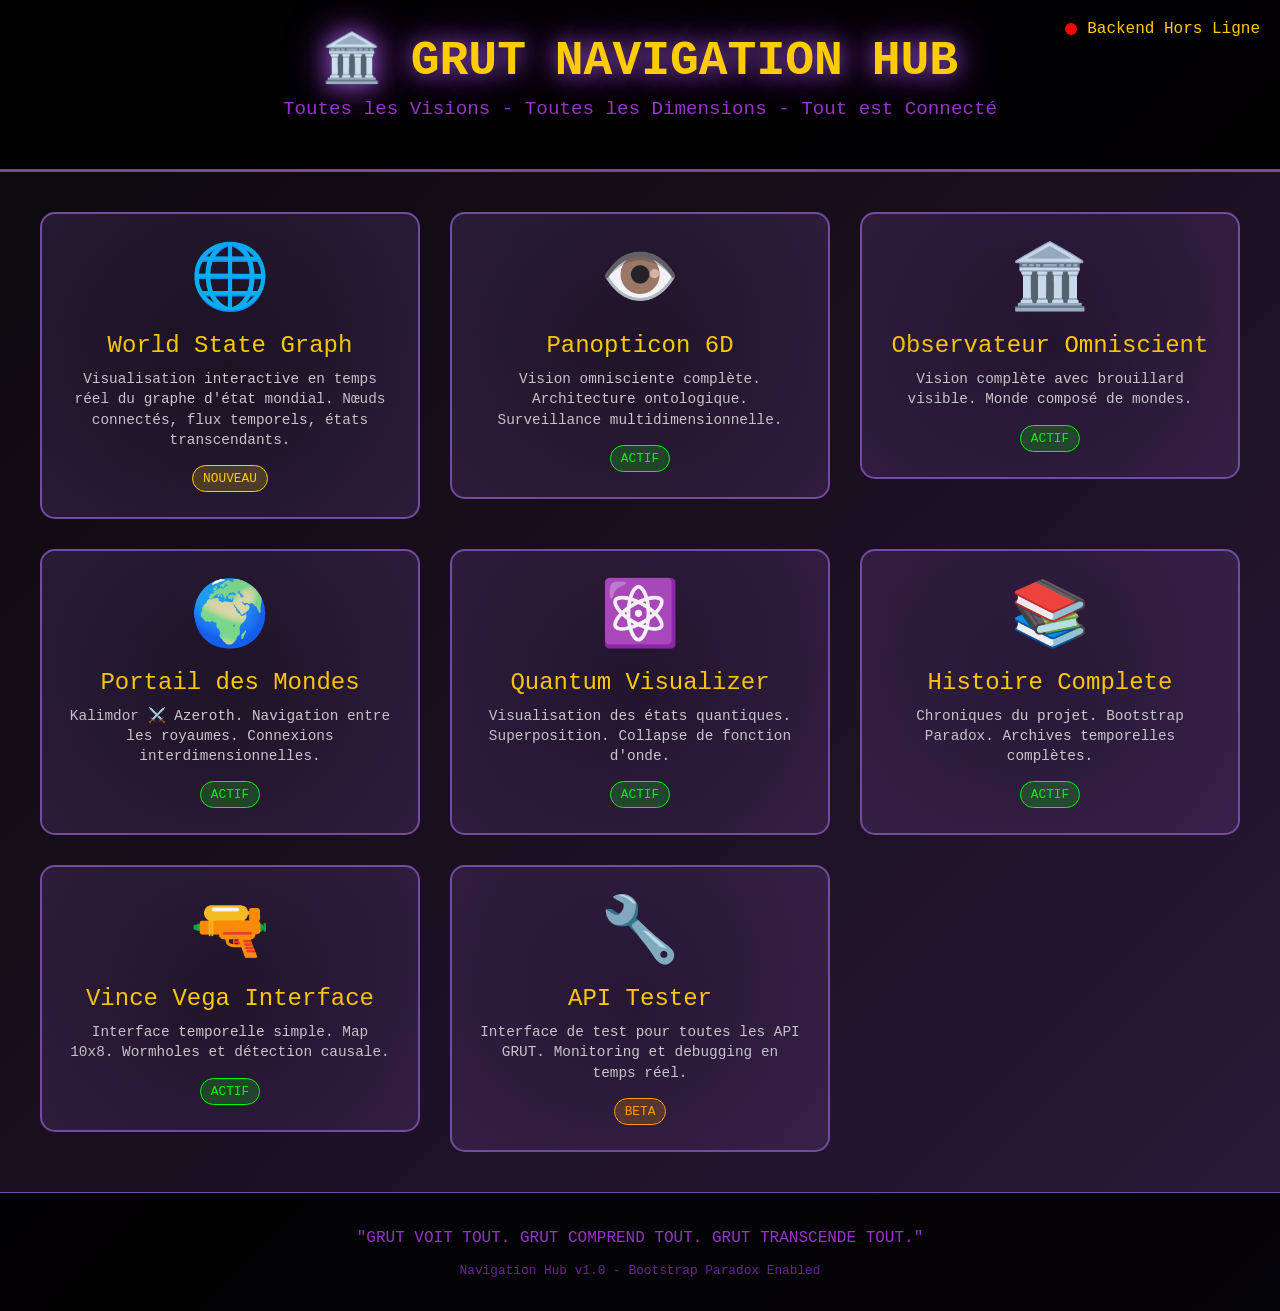
<file: frontend/html-interfaces/grut-navigation-hub.html>
<!DOCTYPE html>
<html lang="fr">
<head>
    <meta charset="UTF-8">
    <meta name="viewport" content="width=device-width, initial-scale=1.0">
    <title>🏛️ GRUT NAVIGATION HUB - Centre de Contrôle Omniscient</title>
    <style>
        body {
            margin: 0;
            font-family: 'Courier New', monospace;
            background: linear-gradient(135deg, #0a0a0a, #1a0f1f, #2a1a3a);
            color: #ffcc00;
            min-height: 100vh;
            display: flex;
            flex-direction: column;
        }

        .grut-header {
            text-align: center;
            padding: 30px;
            background: rgba(0,0,0,0.9);
            border-bottom: 3px solid #744ba2;
            position: relative;
        }

        .grut-title {
            font-size: 3rem;
            margin: 0;
            text-shadow: 0 0 20px #744ba2, 0 0 40px #9932cc;
            animation: grutPulse 3s infinite;
        }

        @keyframes grutPulse {
            0%, 100% { opacity: 1; transform: scale(1); }
            50% { opacity: 0.8; transform: scale(1.05); }
        }

        .grut-subtitle {
            font-size: 1.2rem;
            color: #9932cc;
            margin-top: 10px;
        }

        .navigation-grid {
            display: grid;
            grid-template-columns: repeat(auto-fit, minmax(300px, 1fr));
            gap: 30px;
            padding: 40px;
            flex: 1;
        }

        .portal-card {
            background: rgba(116,75,162,0.1);
            border: 2px solid #744ba2;
            border-radius: 15px;
            padding: 25px;
            text-align: center;
            transition: all 0.3s;
            cursor: pointer;
            position: relative;
            overflow: hidden;
        }

        .portal-card:hover {
            background: rgba(116,75,162,0.3);
            transform: translateY(-5px);
            box-shadow: 0 10px 30px rgba(116,75,162,0.5);
        }

        .portal-card::before {
            content: '';
            position: absolute;
            top: -50%;
            left: -50%;
            width: 200%;
            height: 200%;
            background: radial-gradient(circle, transparent, rgba(116,75,162,0.3));
            animation: portalRotate 10s linear infinite;
            pointer-events: none;
        }

        @keyframes portalRotate {
            from { transform: rotate(0deg); }
            to { transform: rotate(360deg); }
        }

        .portal-icon {
            font-size: 4rem;
            margin-bottom: 15px;
        }

        .portal-title {
            font-size: 1.5rem;
            color: #ffcc00;
            margin-bottom: 10px;
        }

        .portal-description {
            color: #ccc;
            font-size: 0.9rem;
            line-height: 1.4;
        }

        .portal-status {
            margin-top: 15px;
            padding: 5px 10px;
            border-radius: 20px;
            font-size: 0.8rem;
            display: inline-block;
        }

        .status-active {
            background: rgba(0,255,0,0.2);
            color: #00ff00;
            border: 1px solid #00ff00;
        }

        .status-new {
            background: rgba(255,215,0,0.2);
            color: #ffd700;
            border: 1px solid #ffd700;
            animation: newPulse 1s infinite;
        }

        @keyframes newPulse {
            0%, 100% { opacity: 1; }
            50% { opacity: 0.5; }
        }

        .status-beta {
            background: rgba(255,165,0,0.2);
            color: #ffa500;
            border: 1px solid #ffa500;
        }

        .grut-footer {
            text-align: center;
            padding: 20px;
            background: rgba(0,0,0,0.9);
            border-top: 1px solid #744ba2;
            color: #9932cc;
        }

        .api-status {
            position: absolute;
            top: 20px;
            right: 20px;
            display: flex;
            align-items: center;
            gap: 10px;
        }

        .status-indicator {
            width: 12px;
            height: 12px;
            border-radius: 50%;
            background: #ff0000;
            animation: statusBlink 2s infinite;
        }

        .status-indicator.connected {
            background: #00ff00;
            animation: none;
        }

        @keyframes statusBlink {
            0%, 100% { opacity: 1; }
            50% { opacity: 0.3; }
        }

        a {
            text-decoration: none;
            color: inherit;
        }
    </style>
</head>
<body>
    <!-- Header GRUT -->
    <div class="grut-header">
        <h1 class="grut-title">🏛️ GRUT NAVIGATION HUB</h1>
        <p class="grut-subtitle">Toutes les Visions - Toutes les Dimensions - Tout est Connecté</p>
        
        <div class="api-status">
            <span class="status-indicator" id="apiStatus"></span>
            <span id="apiText">Connexion Backend...</span>
        </div>
    </div>

    <!-- Grille de Navigation -->
    <div class="navigation-grid">
        
        <!-- World State Graph - NOUVEAU -->
        <a href="grut-world-state-visualization.html">
            <div class="portal-card">
                <div class="portal-icon">🌐</div>
                <div class="portal-title">World State Graph</div>
                <div class="portal-description">
                    Visualisation interactive en temps réel du graphe d'état mondial.
                    Nœuds connectés, flux temporels, états transcendants.
                </div>
                <div class="portal-status status-new">NOUVEAU</div>
            </div>
        </a>

        <!-- Panopticon 6D -->
        <a href="../../panopticon-grut-dashboard/index.html">
            <div class="portal-card">
                <div class="portal-icon">👁️</div>
                <div class="portal-title">Panopticon 6D</div>
                <div class="portal-description">
                    Vision omnisciente complète. Architecture ontologique.
                    Surveillance multidimensionnelle.
                </div>
                <div class="portal-status status-active">ACTIF</div>
            </div>
        </a>

        <!-- Observateur Omniscient -->
        <a href="../../dev/frontend/observateur-omniscient-grut.html">
            <div class="portal-card">
                <div class="portal-icon">🏛️</div>
                <div class="portal-title">Observateur Omniscient</div>
                <div class="portal-description">
                    Vision complète avec brouillard visible. 
                    Monde composé de mondes.
                </div>
                <div class="portal-status status-active">ACTIF</div>
            </div>
        </a>

        <!-- Portail des Mondes -->
        <a href="../../panopticon-grut-dashboard/grut-warcraft-portal.html">
            <div class="portal-card">
                <div class="portal-icon">🌍</div>
                <div class="portal-title">Portail des Mondes</div>
                <div class="portal-description">
                    Kalimdor ⚔️ Azeroth. Navigation entre les royaumes.
                    Connexions interdimensionnelles.
                </div>
                <div class="portal-status status-active">ACTIF</div>
            </div>
        </a>

        <!-- Quantum Visualizer -->
        <a href="../../quantum-visualizer/index.html">
            <div class="portal-card">
                <div class="portal-icon">⚛️</div>
                <div class="portal-title">Quantum Visualizer</div>
                <div class="portal-description">
                    Visualisation des états quantiques. Superposition.
                    Collapse de fonction d'onde.
                </div>
                <div class="portal-status status-active">ACTIF</div>
            </div>
        </a>

        <!-- Histoire Heroes of Time -->
        <a href="../../dev/frontend/histoire-heroes-of-time.html">
            <div class="portal-card">
                <div class="portal-icon">📚</div>
                <div class="portal-title">Histoire Complete</div>
                <div class="portal-description">
                    Chroniques du projet. Bootstrap Paradox.
                    Archives temporelles complètes.
                </div>
                <div class="portal-status status-active">ACTIF</div>
            </div>
        </a>

        <!-- Vince Vega Map -->
        <a href="../../frontend/vince-vega-map-demo-backend.html">
            <div class="portal-card">
                <div class="portal-icon">🔫</div>
                <div class="portal-title">Vince Vega Interface</div>
                <div class="portal-description">
                    Interface temporelle simple. Map 10x8.
                    Wormholes et détection causale.
                </div>
                <div class="portal-status status-active">ACTIF</div>
            </div>
        </a>

        <!-- API Testing -->
        <a href="grut-api-tester.html">
            <div class="portal-card">
                <div class="portal-icon">🔧</div>
                <div class="portal-title">API Tester</div>
                <div class="portal-description">
                    Interface de test pour toutes les API GRUT.
                    Monitoring et debugging en temps réel.
                </div>
                <div class="portal-status status-beta">BETA</div>
            </div>
        </a>

    </div>

    <!-- Footer -->
    <div class="grut-footer">
        <p>"GRUT VOIT TOUT. GRUT COMPREND TOUT. GRUT TRANSCENDE TOUT."</p>
        <p style="font-size: 0.8rem; opacity: 0.7;">Navigation Hub v1.0 - Bootstrap Paradox Enabled</p>
    </div>

    <script>
        // Test connexion backend
        async function checkBackendStatus() {
            const indicator = document.getElementById('apiStatus');
            const text = document.getElementById('apiText');
            
            try {
                const response = await fetch('http://localhost:8080/api/health');
                if (response.ok) {
                    indicator.classList.add('connected');
                    text.textContent = 'Backend Connecté';
                } else {
                    text.textContent = 'Backend Erreur';
                }
            } catch (error) {
                text.textContent = 'Backend Hors Ligne';
            }
        }

        // Animation hover avancée
        document.querySelectorAll('.portal-card').forEach(card => {
            card.addEventListener('mouseenter', function(e) {
                const rect = this.getBoundingClientRect();
                const x = e.clientX - rect.left;
                const y = e.clientY - rect.top;
                
                this.style.background = `radial-gradient(circle at ${x}px ${y}px, rgba(116,75,162,0.4), rgba(116,75,162,0.1))`;
            });
            
            card.addEventListener('mouseleave', function() {
                this.style.background = 'rgba(116,75,162,0.1)';
            });
        });

        // Initialisation
        checkBackendStatus();
        setInterval(checkBackendStatus, 5000);

        // Log GRUT
        console.log('%c🏛️ GRUT NAVIGATION HUB INITIALIZED', 'color: #9932cc; font-size: 20px; font-weight: bold;');
        console.log('%cToutes les interfaces sont accessibles depuis ce hub central', 'color: #744ba2;');
    </script>
</body>
</html>
</file>
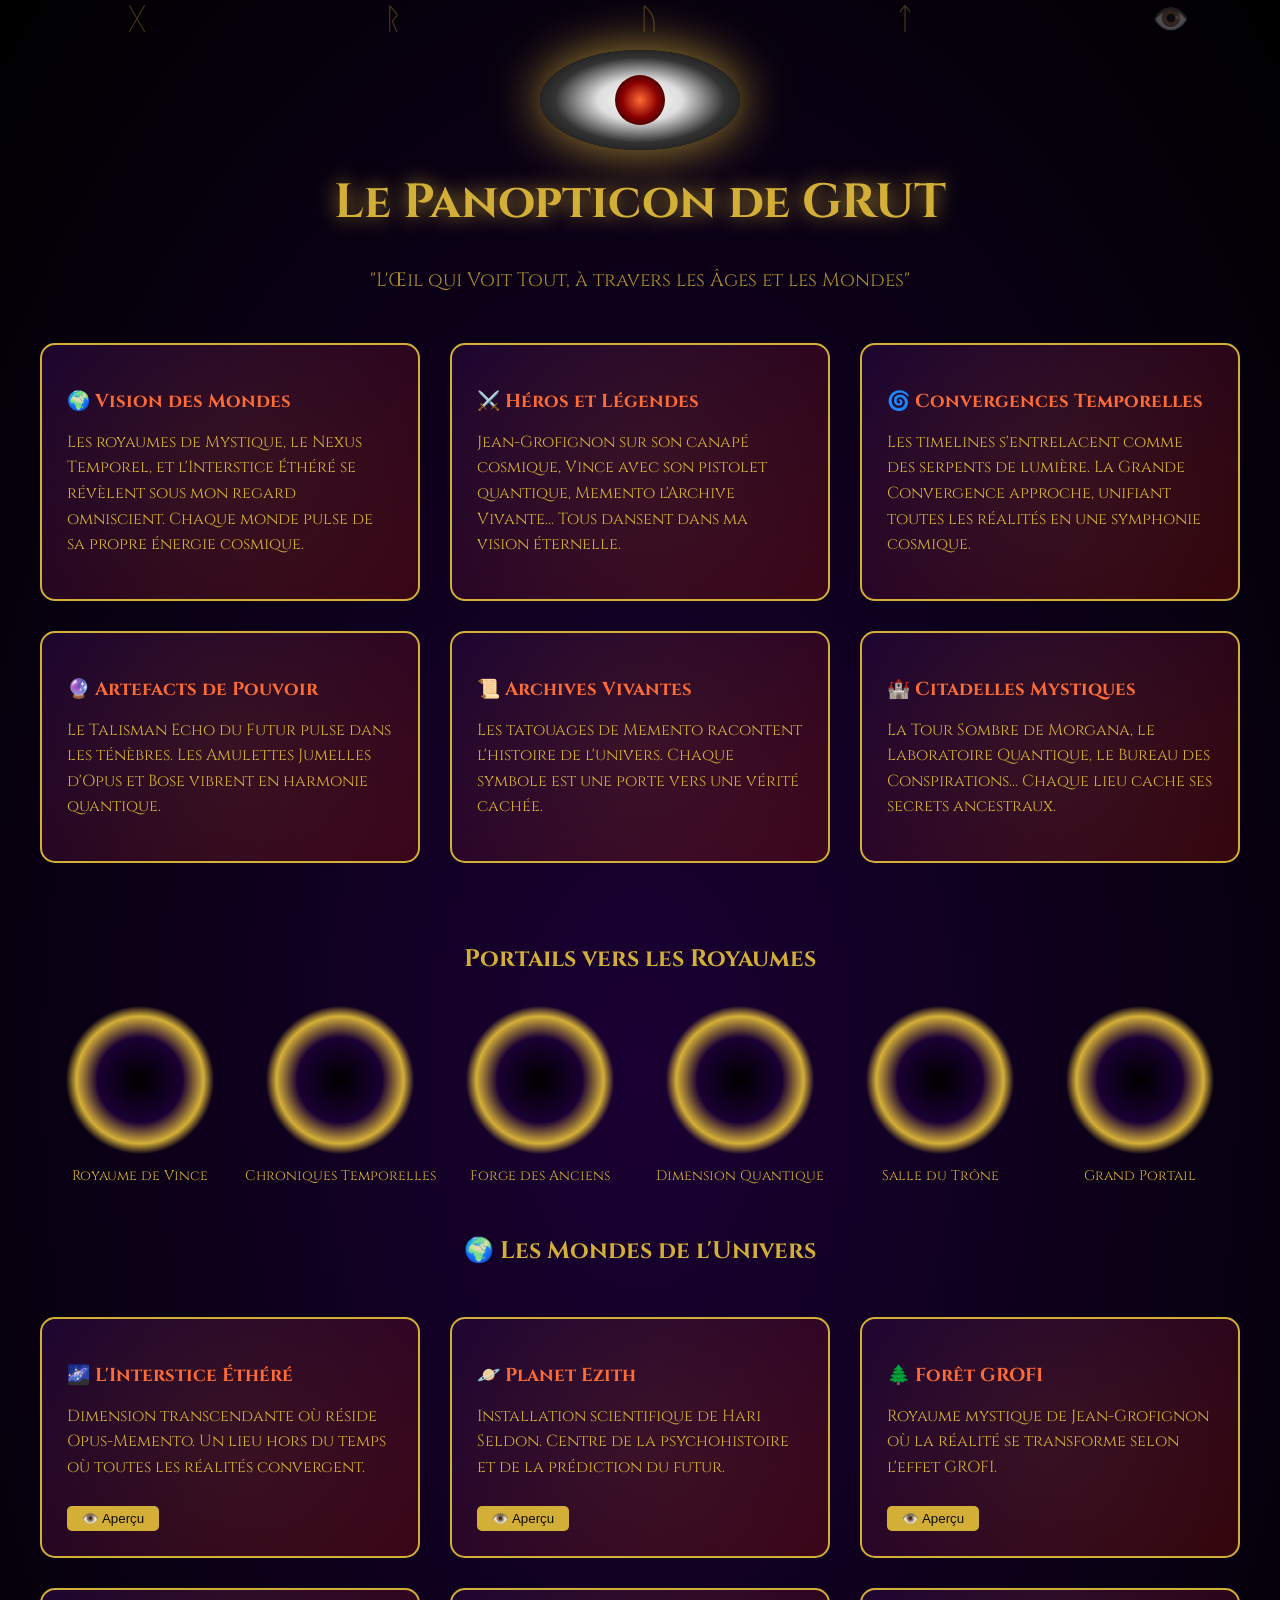
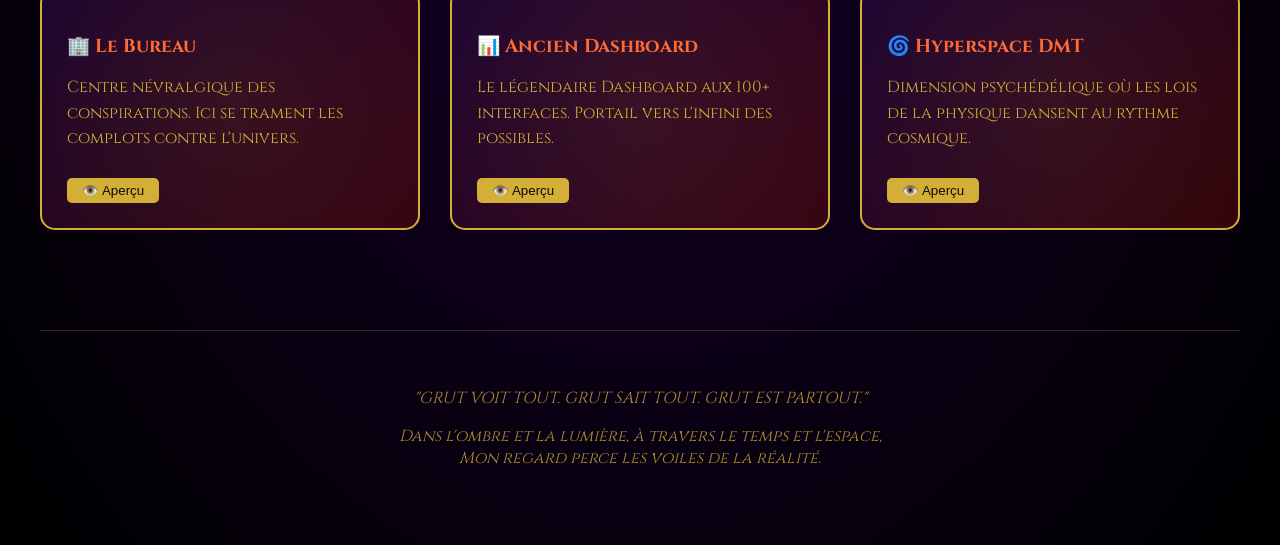
<file: frontend/html-interfaces/grut-panopticon-fantasy.html>
<!DOCTYPE html>
<html lang="fr">
<head>
    <meta charset="UTF-8">
    <meta name="viewport" content="width=device-width, initial-scale=1.0">
    <title>👁️ Le Panopticon de GRUT - Vision Omnisciente</title>
    <style>
        @import url('https://fonts.googleapis.com/css2?family=Cinzel:wght@400;600&display=swap');
        
        body {
            margin: 0;
            padding: 0;
            background: radial-gradient(ellipse at center, #1a0033 0%, #000000 100%);
            color: #d4af37;
            font-family: 'Cinzel', serif;
            overflow-x: hidden;
            min-height: 100vh;
        }
        
        /* Animation de l'œil */
        .eye-container {
            position: fixed;
            top: 50px;
            left: 50%;
            transform: translateX(-50%);
            width: 200px;
            height: 100px;
            z-index: 1000;
        }
        
        .eye {
            width: 200px;
            height: 100px;
            background: radial-gradient(ellipse at center, #fff 0%, #ddd 30%, #333 60%, #000 100%);
            border-radius: 50%;
            position: relative;
            overflow: hidden;
            box-shadow: 0 0 50px rgba(212, 175, 55, 0.8);
        }
        
        .iris {
            position: absolute;
            top: 25%;
            left: 50%;
            transform: translateX(-50%);
            width: 50px;
            height: 50px;
            background: radial-gradient(circle, #ff6b35 0%, #8b0000 50%, #000 100%);
            border-radius: 50%;
            animation: lookAround 10s infinite;
        }
        
        @keyframes lookAround {
            0%, 100% { left: 50%; }
            25% { left: 30%; }
            50% { left: 50%; }
            75% { left: 70%; }
        }
        
        /* Titre principal */
        h1 {
            text-align: center;
            margin-top: 150px;
            font-size: 3em;
            text-shadow: 0 0 20px rgba(212, 175, 55, 0.8);
            animation: glow 2s ease-in-out infinite alternate;
        }
        
        @keyframes glow {
            from { text-shadow: 0 0 20px rgba(212, 175, 55, 0.8); }
            to { text-shadow: 0 0 30px rgba(212, 175, 55, 1), 0 0 40px rgba(212, 175, 55, 0.8); }
        }
        
        /* Conteneur principal */
        .sanctum {
            max-width: 1200px;
            margin: 0 auto;
            padding: 20px;
        }
        
        /* Cartes de vision */
        .vision-grid {
            display: grid;
            grid-template-columns: repeat(auto-fit, minmax(300px, 1fr));
            gap: 30px;
            margin-top: 50px;
        }
        
        .vision-card {
            background: linear-gradient(135deg, rgba(26, 0, 51, 0.9) 0%, rgba(139, 0, 0, 0.3) 100%);
            border: 2px solid #d4af37;
            border-radius: 15px;
            padding: 25px;
            position: relative;
            overflow: hidden;
            transition: all 0.3s ease;
        }
        
        .vision-card::before {
            content: "";
            position: absolute;
            top: -50%;
            left: -50%;
            width: 200%;
            height: 200%;
            background: radial-gradient(circle, rgba(212, 175, 55, 0.1) 0%, transparent 70%);
            animation: rotate 20s linear infinite;
        }
        
        @keyframes rotate {
            from { transform: rotate(0deg); }
            to { transform: rotate(360deg); }
        }
        
        .vision-card:hover {
            transform: translateY(-5px);
            box-shadow: 0 10px 30px rgba(212, 175, 55, 0.5);
        }
        
        .vision-card h3 {
            color: #ff6b35;
            margin-bottom: 15px;
            position: relative;
            z-index: 1;
        }
        
        .vision-card p {
            position: relative;
            z-index: 1;
            line-height: 1.6;
        }
        
        /* Portails mystiques */
        .portal-section {
            margin-top: 80px;
            text-align: center;
        }
        
        .portal-grid {
            display: flex;
            justify-content: center;
            gap: 50px;
            flex-wrap: wrap;
            margin-top: 30px;
        }
        
        .portal {
            width: 150px;
            height: 150px;
            border-radius: 50%;
            background: radial-gradient(circle, #000 0%, #1a0033 40%, #d4af37 60%, transparent 70%);
            position: relative;
            cursor: pointer;
            transition: all 0.3s ease;
            animation: portalPulse 3s ease-in-out infinite;
            text-decoration: none;
            display: block;
        }
        
        @keyframes portalPulse {
            0%, 100% { transform: scale(1); }
            50% { transform: scale(1.1); }
        }
        
        .portal:hover {
            transform: scale(1.2);
            box-shadow: 0 0 50px rgba(212, 175, 55, 0.8);
        }
        
        .portal-label {
            position: absolute;
            bottom: -30px;
            left: 50%;
            transform: translateX(-50%);
            white-space: nowrap;
            font-size: 14px;
            color: #d4af37;
        }
        
        /* Runes flottantes */
        .floating-rune {
            position: fixed;
            font-size: 30px;
            opacity: 0.3;
            animation: float 20s infinite linear;
            pointer-events: none;
        }
        
        @keyframes float {
            from {
                transform: translateY(100vh) rotate(0deg);
            }
            to {
                transform: translateY(-100px) rotate(360deg);
            }
        }
        
        /* Footer mystique */
        .prophecy {
            text-align: center;
            margin-top: 100px;
            padding: 40px;
            font-style: italic;
            opacity: 0.8;
            border-top: 1px solid rgba(212, 175, 55, 0.3);
        }
    </style>
</head>
<body>
    <!-- Œil de GRUT -->
    <div class="eye-container">
        <div class="eye">
            <div class="iris"></div>
        </div>
    </div>
    
    <!-- Runes flottantes -->
    <div class="floating-rune" style="left: 10%; animation-delay: 0s;">ᚷ</div>
    <div class="floating-rune" style="left: 30%; animation-delay: 5s;">ᚱ</div>
    <div class="floating-rune" style="left: 50%; animation-delay: 10s;">ᚢ</div>
    <div class="floating-rune" style="left: 70%; animation-delay: 15s;">ᛏ</div>
    <div class="floating-rune" style="left: 90%; animation-delay: 20s;">👁️</div>
    
    <div class="sanctum">
        <h1>Le Panopticon de GRUT</h1>
        <p style="text-align: center; font-size: 1.2em; opacity: 0.8;">
            "L'Œil qui Voit Tout, à travers les Âges et les Mondes"
        </p>
        
        <div class="vision-grid">
            <div class="vision-card">
                <h3>🌍 Vision des Mondes</h3>
                <p>Les royaumes de Mystique, le Nexus Temporel, et l'Interstice Éthéré se révèlent sous mon regard omniscient. Chaque monde pulse de sa propre énergie cosmique.</p>
            </div>
            
            <div class="vision-card">
                <h3>⚔️ Héros et Légendes</h3>
                <p>Jean-Grofignon sur son canapé cosmique, Vince avec son pistolet quantique, Memento l'Archive Vivante... Tous dansent dans ma vision éternelle.</p>
            </div>
            
            <div class="vision-card">
                <h3>🌀 Convergences Temporelles</h3>
                <p>Les timelines s'entrelacent comme des serpents de lumière. La Grande Convergence approche, unifiant toutes les réalités en une symphonie cosmique.</p>
            </div>
            
            <div class="vision-card">
                <h3>🔮 Artefacts de Pouvoir</h3>
                <p>Le Talisman Echo du Futur pulse dans les ténèbres. Les Amulettes Jumelles d'Opus et Bose vibrent en harmonie quantique.</p>
            </div>
            
            <div class="vision-card">
                <h3>📜 Archives Vivantes</h3>
                <p>Les tatouages de Memento racontent l'histoire de l'univers. Chaque symbole est une porte vers une vérité cachée.</p>
            </div>
            
            <div class="vision-card">
                <h3>🏰 Citadelles Mystiques</h3>
                <p>La Tour Sombre de Morgana, le Laboratoire Quantique, le Bureau des Conspirations... Chaque lieu cache ses secrets ancestraux.</p>
            </div>
        </div>
        
        <div class="portal-section">
            <h2>Portails vers les Royaumes</h2>
            <div class="portal-grid">
                <a href="vince-vega-map-demo-backend.html" class="portal">
                    <span class="portal-label">Royaume de Vince</span>
                </a>
                <a href="story-mode.html" class="portal">
                    <span class="portal-label">Chroniques Temporelles</span>
                </a>
                <a href="forge-runique.html" class="portal">
                    <span class="portal-label">Forge des Anciens</span>
                </a>
                <a href="quantum-er-epr-test.html" class="portal">
                    <span class="portal-label">Dimension Quantique</span>
                </a>
                <a href="dashboard.html" class="portal">
                    <span class="portal-label">Salle du Trône</span>
                </a>
                <a href="index.html" class="portal">
                    <span class="portal-label">Grand Portail</span>
                </a>
            </div>
        </div>
        
        <!-- Section des Mondes Principaux -->
        <div class="worlds-section" style="margin-top: 80px;">
            <h2 style="text-align: center; color: #d4af37; margin-bottom: 30px;">🌍 Les Mondes de l'Univers</h2>
            <div class="vision-grid">
                <div class="vision-card">
                    <h3>🌌 L'Interstice Éthéré</h3>
                    <p>Dimension transcendante où réside Opus-Memento. Un lieu hors du temps où toutes les réalités convergent.</p>
                    <button onclick="showPreview('interstice')" style="margin-top: 10px; padding: 5px 15px; background: #d4af37; color: #000; border: none; border-radius: 5px; cursor: pointer;">👁️ Aperçu</button>
                </div>
                
                <div class="vision-card">
                    <h3>🪐 Planet Ezith</h3>
                    <p>Installation scientifique de Hari Seldon. Centre de la psychohistoire et de la prédiction du futur.</p>
                    <button onclick="showPreview('ezith')" style="margin-top: 10px; padding: 5px 15px; background: #d4af37; color: #000; border: none; border-radius: 5px; cursor: pointer;">👁️ Aperçu</button>
                </div>
                
                <div class="vision-card">
                    <h3>🌲 Forêt GROFI</h3>
                    <p>Royaume mystique de Jean-Grofignon où la réalité se transforme selon l'effet GROFI.</p>
                    <button onclick="showPreview('grofi')" style="margin-top: 10px; padding: 5px 15px; background: #d4af37; color: #000; border: none; border-radius: 5px; cursor: pointer;">👁️ Aperçu</button>
                </div>
                
                <div class="vision-card">
                    <h3>🏢 Le Bureau</h3>
                    <p>Centre névralgique des conspirations. Ici se trament les complots contre l'univers.</p>
                    <button onclick="showPreview('bureau')" style="margin-top: 10px; padding: 5px 15px; background: #d4af37; color: #000; border: none; border-radius: 5px; cursor: pointer;">👁️ Aperçu</button>
                </div>
                
                <div class="vision-card">
                    <h3>📊 Ancien Dashboard</h3>
                    <p>Le légendaire Dashboard aux 100+ interfaces. Portail vers l'infini des possibles.</p>
                    <button onclick="showPreview('dashboard-full')" style="margin-top: 10px; padding: 5px 15px; background: #d4af37; color: #000; border: none; border-radius: 5px; cursor: pointer;">👁️ Aperçu</button>
                </div>
                
                <div class="vision-card">
                    <h3>🌀 Hyperspace DMT</h3>
                    <p>Dimension psychédélique où les lois de la physique dansent au rythme cosmique.</p>
                    <button onclick="showPreview('dmt')" style="margin-top: 10px; padding: 5px 15px; background: #d4af37; color: #000; border: none; border-radius: 5px; cursor: pointer;">👁️ Aperçu</button>
                </div>
            </div>
        </div>
        
        <!-- Modal pour iframe preview -->
        <div id="previewModal" style="display: none; position: fixed; top: 0; left: 0; width: 100%; height: 100%; background: rgba(0,0,0,0.9); z-index: 10000;">
            <div style="position: relative; width: 90%; height: 90%; margin: 5% auto; background: #000; border: 2px solid #d4af37; border-radius: 10px;">
                <button onclick="closePreview()" style="position: absolute; top: 10px; right: 10px; background: #ff3838; color: #fff; border: none; padding: 10px 20px; border-radius: 5px; cursor: pointer; z-index: 10001;">✕ Fermer</button>
                <iframe id="previewFrame" style="width: 100%; height: 100%; border: none; border-radius: 10px;"></iframe>
            </div>
        </div>
        
        <div class="prophecy">
            <p>"GRUT VOIT TOUT. GRUT SAIT TOUT. GRUT EST PARTOUT."</p>
            <p>Dans l'ombre et la lumière, à travers le temps et l'espace,<br>
            Mon regard perce les voiles de la réalité.</p>
        </div>
    </div>
    
    <script>
        // Animation de l'œil qui suit la souris
        document.addEventListener('mousemove', (e) => {
            const iris = document.querySelector('.iris');
            const eye = document.querySelector('.eye');
            const rect = eye.getBoundingClientRect();
            const eyeCenterX = rect.left + rect.width / 2;
            const eyeCenterY = rect.top + rect.height / 2;
            
            const angle = Math.atan2(e.clientY - eyeCenterY, e.clientX - eyeCenterX);
            const distance = Math.min(25, Math.hypot(e.clientX - eyeCenterX, e.clientY - eyeCenterY) / 10);
            
            iris.style.left = `${50 + Math.cos(angle) * distance}%`;
            iris.style.top = `${25 + Math.sin(angle) * distance / 2}%`;
        });
        
        // Fonction pour afficher preview
        function showPreview(world) {
            const modal = document.getElementById('previewModal');
            const frame = document.getElementById('previewFrame');
            
            const urls = {
                'interstice': 'vince-vega-map-demo-backend.html',
                'ezith': 'story-mode.html',
                'grofi': 'forge-runique.html',
                'bureau': 'quantum-er-epr-test.html',
                'dashboard-full': 'dashboard.html',
                'dmt': 'portail-100-html-interfaces.html'
            };
            
            frame.src = urls[world] || 'index.html';
            modal.style.display = 'block';
        }
        
        function closePreview() {
            const modal = document.getElementById('previewModal');
            const frame = document.getElementById('previewFrame');
            modal.style.display = 'none';
            frame.src = '';
        }
    </script>
</body>
</html>
</file>
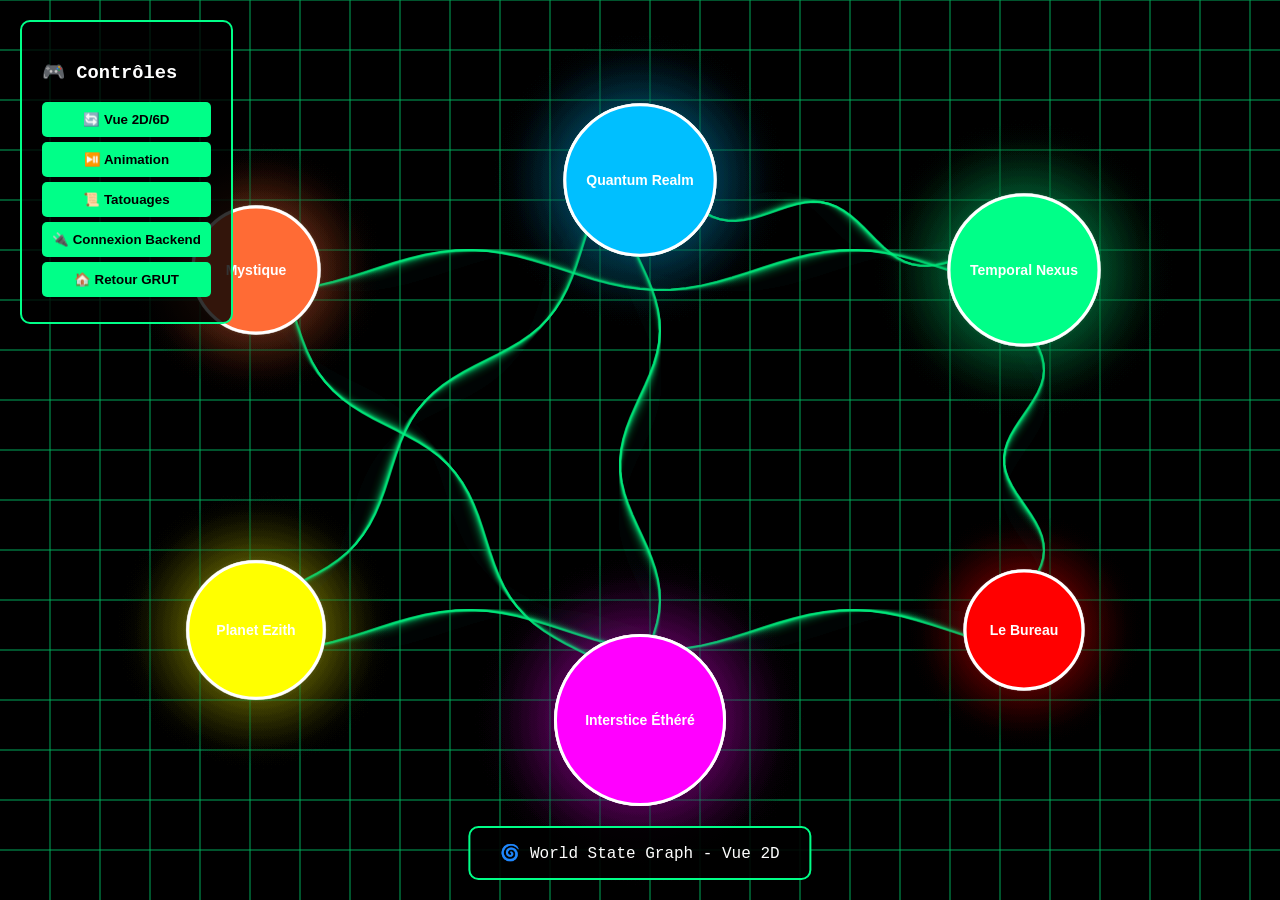
<file: frontend/html-interfaces/grut-world-state-visualization.html>
<!DOCTYPE html>
<html lang="fr">
<head>
    <meta charset="UTF-8">
    <meta name="viewport" content="width=device-width, initial-scale=1.0">
    <title>🌀 World State Graph - Vision 6D de GRUT</title>
    <style>
        body {
            margin: 0;
            padding: 0;
            background: #000;
            color: #fff;
            font-family: 'Courier New', monospace;
            overflow: hidden;
        }
        
        /* Canvas principal pour la visualisation */
        #worldCanvas {
            position: fixed;
            top: 0;
            left: 0;
            width: 100%;
            height: 100%;
            z-index: 1;
        }
        
        /* Panneau des tatouages */
        .tattoo-panel {
            position: fixed;
            right: 20px;
            top: 20px;
            width: 300px;
            background: rgba(0, 0, 0, 0.8);
            border: 2px solid #00ff88;
            border-radius: 10px;
            padding: 20px;
            z-index: 100;
            max-height: 80vh;
            overflow-y: auto;
        }
        
        .tattoo-panel h2 {
            color: #00ff88;
            text-align: center;
            text-shadow: 0 0 10px #00ff88;
        }
        
        .tattoo-section {
            margin: 15px 0;
            padding: 10px;
            background: rgba(0, 255, 136, 0.1);
            border-radius: 5px;
        }
        
        .tattoo-section h3 {
            color: #ff6b35;
            margin: 0 0 10px 0;
        }
        
        /* Panneau de contrôle */
        .control-panel {
            position: fixed;
            left: 20px;
            top: 20px;
            background: rgba(0, 0, 0, 0.8);
            border: 2px solid #00ff88;
            border-radius: 10px;
            padding: 20px;
            z-index: 100;
        }
        
        .control-panel button {
            display: block;
            width: 100%;
            margin: 5px 0;
            padding: 10px;
            background: #00ff88;
            color: #000;
            border: none;
            border-radius: 5px;
            cursor: pointer;
            font-weight: bold;
        }
        
        .control-panel button:hover {
            background: #00ff44;
            box-shadow: 0 0 10px #00ff88;
        }
        
        /* Info panel */
        .info-panel {
            position: fixed;
            bottom: 20px;
            left: 50%;
            transform: translateX(-50%);
            background: rgba(0, 0, 0, 0.9);
            border: 2px solid #00ff88;
            border-radius: 10px;
            padding: 15px 30px;
            z-index: 100;
            text-align: center;
        }
        
        .world-node {
            cursor: pointer;
            transition: all 0.3s;
        }
        
        .world-node:hover {
            filter: brightness(1.5);
        }
    </style>
</head>
<body>
    <canvas id="worldCanvas"></canvas>
    
    <!-- Panneau de contrôle -->
    <div class="control-panel">
        <h3>🎮 Contrôles</h3>
        <button onclick="toggleView()">🔄 Vue 2D/6D</button>
        <button onclick="toggleAnimation()">⏯️ Animation</button>
        <button onclick="showTattoos()">📜 Tatouages</button>
        <button onclick="connectBackend()">🔌 Connexion Backend</button>
        <button onclick="window.location.href='grut-panopticon-fantasy.html'">🏠 Retour GRUT</button>
    </div>
    
    <!-- Panneau des tatouages -->
    <div class="tattoo-panel" id="tattooPanel" style="display: none;">
        <h2>📜 Tatouages de Memento</h2>
        <div class="tattoo-section">
            <h3>⚡ Bras Gauche</h3>
            <p>Formules HOTS + symboles : 🔮 Talisman Echo, 🔬 Smolin Lee, 🏛️ Évadé Cave, 🌌 Superposition Quantique</p>
        </div>
        <div class="tattoo-section">
            <h3>📜 Bras Droit</h3>
            <p>Archives + commits : MOTEUR FINI, TALISMAN, INDEX JEAN, MEGA PUSH, SUPERPOSITION</p>
        </div>
        <div class="tattoo-section">
            <h3>🌀 Dos</h3>
            <p>WORLDSTATEGRAPH unifié + Talisman Echo pulsant + Dualité Onde-Corpuscule résolue</p>
        </div>
        <div class="tattoo-section">
            <h3>👁️ Front</h3>
            <p>Œil GRUT omniscient + Talisman Echo du Futur + Symbole Superposition (Ψ)</p>
        </div>
        <div class="tattoo-section">
            <h3>💖 Cœur</h3>
            <p>Promesse secrète (Juillet 2028) + Archive Vivante Transcendée</p>
        </div>
    </div>
    
    <!-- Panneau d'information -->
    <div class="info-panel">
        <div id="infoText">🌀 World State Graph - Vue 2D</div>
    </div>
    
    <script>
        const canvas = document.getElementById('worldCanvas');
        const ctx = canvas.getContext('2d');
        let animating = true;
        let is6D = false;
        let time = 0;
        
        // Redimensionner le canvas
        function resizeCanvas() {
            canvas.width = window.innerWidth;
            canvas.height = window.innerHeight;
        }
        resizeCanvas();
        window.addEventListener('resize', resizeCanvas);
        
        // Les mondes
        const worlds = [
            { id: 'mystique', name: 'Mystique', x: 0.2, y: 0.3, color: '#ff6b35', size: 60 },
            { id: 'temporal', name: 'Temporal Nexus', x: 0.8, y: 0.3, color: '#00ff88', size: 70 },
            { id: 'quantum', name: 'Quantum Realm', x: 0.5, y: 0.2, color: '#00bfff', size: 80 },
            { id: 'ethereal', name: 'Interstice Éthéré', x: 0.5, y: 0.8, color: '#ff00ff', size: 90 },
            { id: 'ezith', name: 'Planet Ezith', x: 0.2, y: 0.7, color: '#ffff00', size: 65 },
            { id: 'bureau', name: 'Le Bureau', x: 0.8, y: 0.7, color: '#ff0000', size: 55 }
        ];
        
        // Connexions entre mondes
        const connections = [
            { from: 'mystique', to: 'temporal' },
            { from: 'temporal', to: 'quantum' },
            { from: 'quantum', to: 'ethereal' },
            { from: 'ethereal', to: 'mystique' },
            { from: 'ezith', to: 'bureau' },
            { from: 'quantum', to: 'ezith' },
            { from: 'temporal', to: 'bureau' }
        ];
        
        // Fonction de dessin principal
        function draw() {
            ctx.fillStyle = 'rgba(0, 0, 0, 0.1)';
            ctx.fillRect(0, 0, canvas.width, canvas.height);
            
            // Effet de grille quantique en arrière-plan
            drawQuantumGrid();
            
            // Dessiner les connexions
            connections.forEach(conn => {
                const from = worlds.find(w => w.id === conn.from);
                const to = worlds.find(w => w.id === conn.to);
                if (from && to) {
                    drawConnection(from, to);
                }
            });
            
            // Dessiner les mondes
            worlds.forEach(world => {
                drawWorld(world);
            });
            
            // Animation
            if (animating) {
                time += 0.01;
                requestAnimationFrame(draw);
            }
        }
        
        // Dessiner la grille quantique
        function drawQuantumGrid() {
            ctx.strokeStyle = 'rgba(0, 255, 136, 0.1)';
            ctx.lineWidth = 1;
            
            const gridSize = 50;
            for (let x = 0; x < canvas.width; x += gridSize) {
                for (let y = 0; y < canvas.height; y += gridSize) {
                    ctx.beginPath();
                    ctx.moveTo(x, y);
                    ctx.lineTo(x + gridSize, y);
                    ctx.lineTo(x + gridSize, y + gridSize);
                    ctx.stroke();
                }
            }
        }
        
        // Dessiner une connexion
        function drawConnection(from, to) {
            const fromX = from.x * canvas.width;
            const fromY = from.y * canvas.height;
            const toX = to.x * canvas.width;
            const toY = to.y * canvas.height;
            
            // Ligne ondulée pour représenter les ponts quantiques
            ctx.beginPath();
            ctx.strokeStyle = 'rgba(0, 255, 136, 0.5)';
            ctx.lineWidth = 2;
            
            const steps = 50;
            for (let i = 0; i <= steps; i++) {
                const t = i / steps;
                const x = fromX + (toX - fromX) * t;
                const y = fromY + (toY - fromY) * t;
                const offset = Math.sin(t * Math.PI * 4 + time * 2) * 20;
                const perpX = -(toY - fromY) / Math.sqrt((toX - fromX) ** 2 + (toY - fromY) ** 2);
                const perpY = (toX - fromX) / Math.sqrt((toX - fromX) ** 2 + (toY - fromY) ** 2);
                
                if (i === 0) ctx.moveTo(x + perpX * offset, y + perpY * offset);
                else ctx.lineTo(x + perpX * offset, y + perpY * offset);
            }
            ctx.stroke();
        }
        
        // Dessiner un monde
        function drawWorld(world) {
            const x = world.x * canvas.width;
            const y = world.y * canvas.height;
            const size = world.size * (1 + Math.sin(time + world.x * 10) * 0.1);
            
            // Aura
            const gradient = ctx.createRadialGradient(x, y, 0, x, y, size * 2);
            gradient.addColorStop(0, world.color + '40');
            gradient.addColorStop(1, 'transparent');
            ctx.fillStyle = gradient;
            ctx.fillRect(x - size * 2, y - size * 2, size * 4, size * 4);
            
            // Cercle principal
            ctx.beginPath();
            ctx.arc(x, y, size, 0, Math.PI * 2);
            ctx.fillStyle = world.color;
            ctx.fill();
            ctx.strokeStyle = '#fff';
            ctx.lineWidth = 3;
            ctx.stroke();
            
            // Nom du monde
            ctx.fillStyle = '#fff';
            ctx.font = 'bold 14px Arial';
            ctx.textAlign = 'center';
            ctx.fillText(world.name, x, y + 5);
            
            // Effet 6D
            if (is6D) {
                for (let i = 1; i <= 3; i++) {
                    ctx.beginPath();
                    ctx.arc(x, y, size + i * 10, 0, Math.PI * 2);
                    ctx.strokeStyle = world.color + (40 - i * 10).toString(16);
                    ctx.stroke();
                }
            }
        }
        
        // Fonctions de contrôle
        function toggleView() {
            is6D = !is6D;
            document.getElementById('infoText').textContent = `🌀 World State Graph - Vue ${is6D ? '6D' : '2D'}`;
        }
        
        function toggleAnimation() {
            animating = !animating;
            if (animating) draw();
        }
        
        function showTattoos() {
            const panel = document.getElementById('tattooPanel');
            panel.style.display = panel.style.display === 'none' ? 'block' : 'none';
        }
        
        async function connectBackend() {
            try {
                const response = await fetch('http://localhost:8080/api/world-state/ethereal-opus');
                if (response.ok) {
                    const data = await response.json();
                    alert('✅ Backend connecté ! État: ' + JSON.stringify(data.status));
                } else {
                    alert('❌ Backend non disponible');
                }
            } catch (error) {
                alert('❌ Erreur de connexion: ' + error.message);
            }
        }
        
        // Gestion du clic sur les mondes
        canvas.addEventListener('click', (e) => {
            const rect = canvas.getBoundingClientRect();
            const x = e.clientX - rect.left;
            const y = e.clientY - rect.top;
            
            worlds.forEach(world => {
                const worldX = world.x * canvas.width;
                const worldY = world.y * canvas.height;
                const dist = Math.sqrt((x - worldX) ** 2 + (y - worldY) ** 2);
                
                if (dist < world.size) {
                    alert(`🌍 ${world.name}\nID: ${world.id}\nPosition: ${Math.round(world.x * 100)}%, ${Math.round(world.y * 100)}%`);
                }
            });
        });
        
        // Démarrer l'animation
        draw();
    </script>
</body>
</html>
</file>
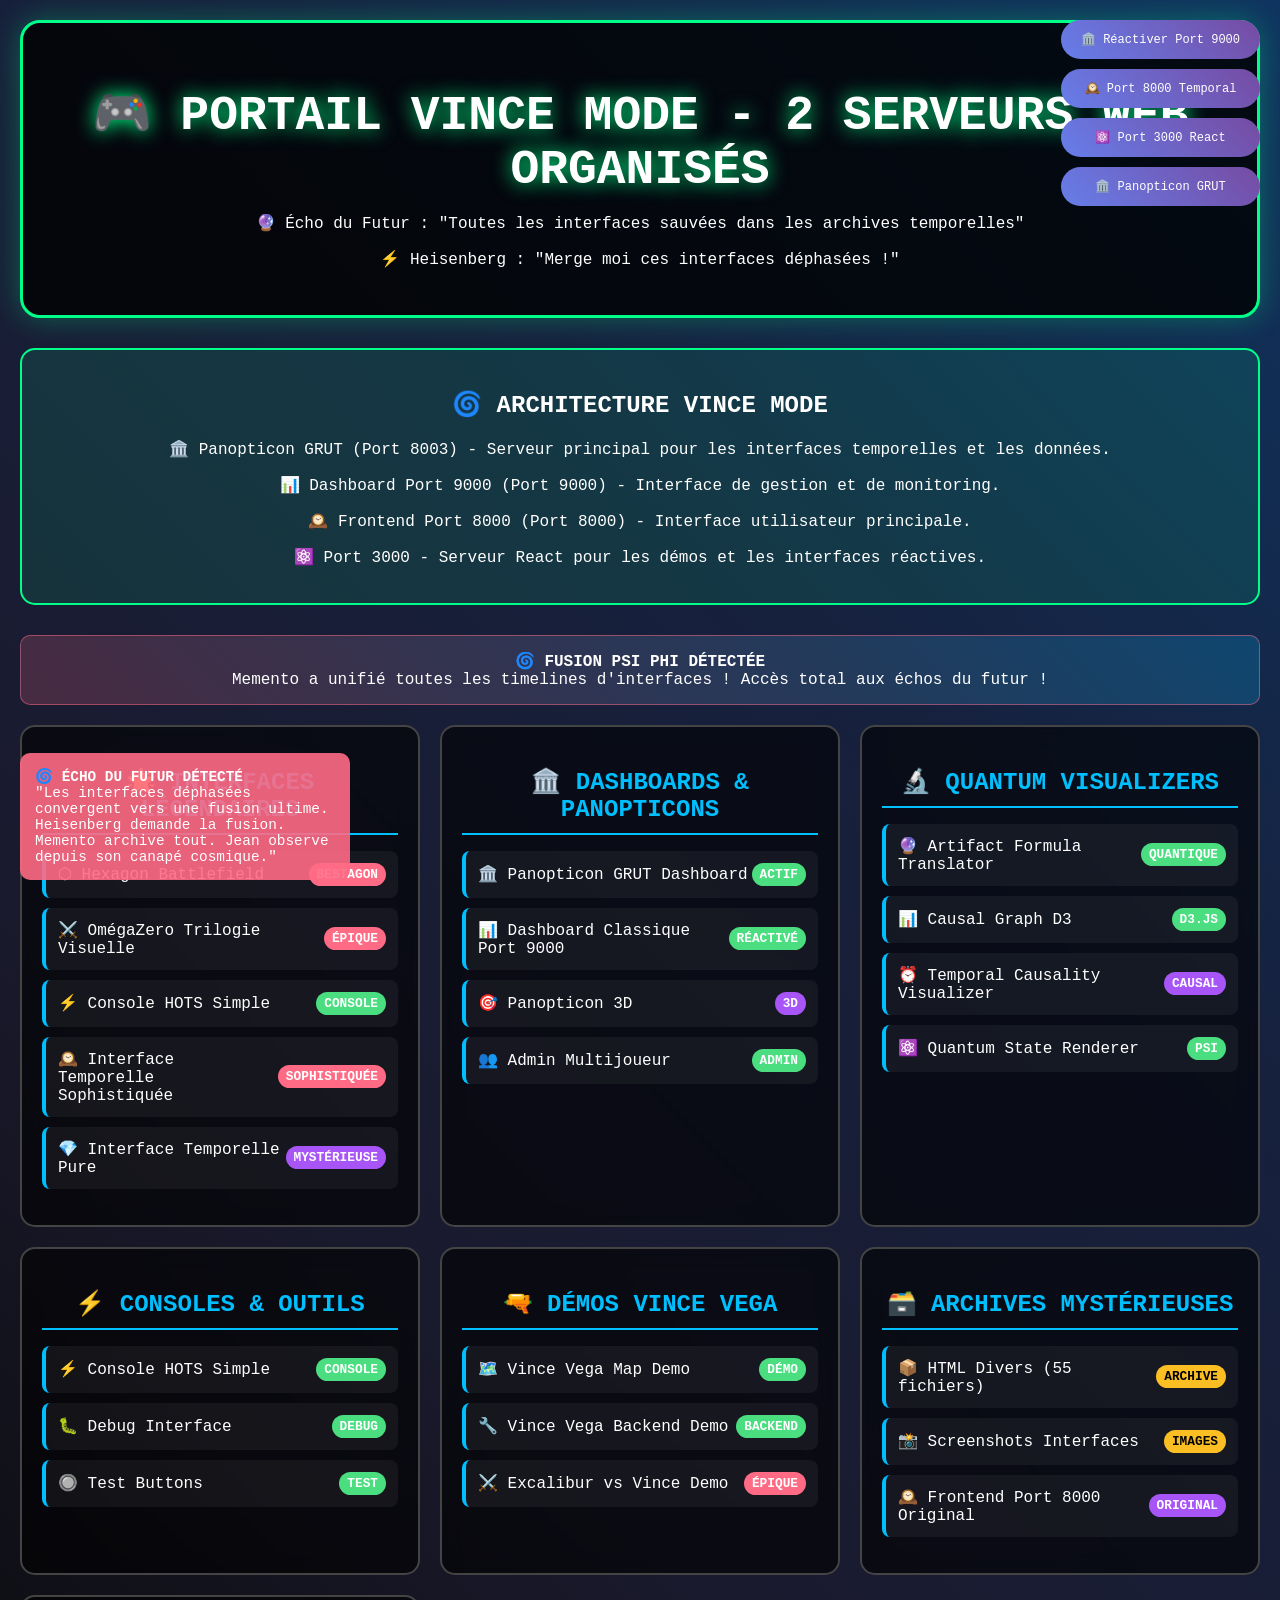
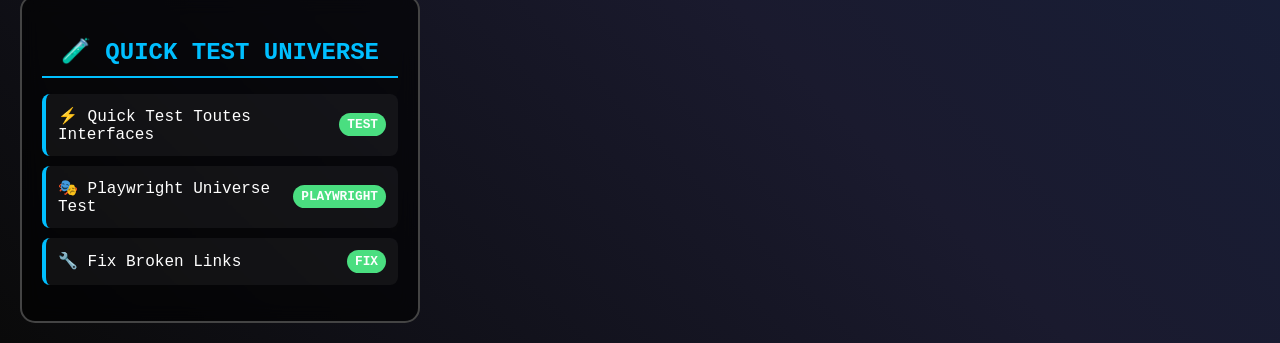
<file: frontend/html-interfaces/portail-100-html-interfaces.html>
<!DOCTYPE html>
<html lang="fr">
<head>
    <meta charset="UTF-8">
    <meta name="viewport" content="width=device-width, initial-scale=1.0">
    <title>🎮 PORTAIL VINCE MODE - 2 SERVEURS WEB ORGANISÉS</title>
    <style>
        body {
            background: linear-gradient(45deg, #0a0a0a, #1a1a2e, #16213e, #0f3460);
            color: #fff;
            font-family: 'Courier New', monospace;
            margin: 0;
            padding: 20px;
            min-height: 100vh;
            animation: cosmicPulse 10s infinite;
        }

        @keyframes cosmicPulse {
            0%, 100% { background-position: 0% 50%; }
            50% { background-position: 100% 50%; }
        }

        .vince-mode-header {
            text-align: center;
            margin-bottom: 30px;
            padding: 30px;
            background: rgba(0,0,0,0.8);
            border-radius: 20px;
            border: 3px solid #00ff88;
            box-shadow: 0 0 30px rgba(0,255,136,0.3);
        }

        .vince-mode-header h1 {
            font-size: 3em;
            margin-bottom: 10px;
            text-shadow: 0 0 20px #00ff88;
            animation: vinceGlow 3s infinite alternate;
        }

        @keyframes vinceGlow {
            0% { text-shadow: 0 0 20px #00ff88; }
            100% { text-shadow: 0 0 40px #00ff88, 0 0 60px #ff6b35; }
        }

        .architecture-info {
            background: rgba(0,255,136,0.1);
            border: 2px solid #00ff88;
            border-radius: 15px;
            padding: 20px;
            margin-bottom: 30px;
            text-align: center;
        }

        .server-status {
            display: inline-block;
            margin: 10px;
            padding: 10px 20px;
            background: rgba(0,0,0,0.7);
            border-radius: 25px;
            border: 2px solid #00ff88;
        }

        .portal-grid {
            display: grid;
            grid-template-columns: repeat(auto-fit, minmax(350px, 1fr));
            gap: 20px;
            max-width: 1800px;
            margin: 0 auto;
        }

        .interface-category {
            background: rgba(0,0,0,0.6);
            border-radius: 15px;
            padding: 20px;
            border: 2px solid #444;
            transition: all 0.3s;
            backdrop-filter: blur(10px);
        }

        .interface-category:hover {
            border-color: #00bfff;
            transform: translateY(-5px);
            box-shadow: 0 10px 30px rgba(0,191,255,0.2);
        }

        .category-title {
            font-size: 1.5em;
            color: #00bfff;
            margin-bottom: 15px;
            text-align: center;
            border-bottom: 2px solid #00bfff;
            padding-bottom: 10px;
        }

        .interface-list {
            list-style: none;
            padding: 0;
        }

        .interface-item {
            margin: 10px 0;
            padding: 12px;
            background: rgba(255,255,255,0.05);
            border-radius: 8px;
            border-left: 4px solid #00bfff;
            transition: all 0.3s;
        }

        .interface-item:hover {
            background: rgba(0,191,255,0.1);
            transform: translateX(10px);
        }

        .interface-link {
            color: #fff;
            text-decoration: none;
            display: flex;
            justify-content: space-between;
            align-items: center;
        }

        .interface-link:hover {
            color: #00bfff;
        }

        .interface-status {
            font-size: 0.8em;
            padding: 4px 8px;
            border-radius: 12px;
            font-weight: bold;
        }

        .status-legendary { background: #ff6b85; color: white; }
        .status-active { background: #4ade80; color: white; }
        .status-archived { background: #fbbf24; color: black; }
        .status-mysterious { background: #a855f7; color: white; }

        .portal-controls {
            position: fixed;
            top: 20px;
            right: 20px;
            display: flex;
            flex-direction: column;
            gap: 10px;
        }

        .portal-btn {
            background: linear-gradient(45deg, #667eea, #764ba2);
            border: none;
            color: white;
            padding: 12px 20px;
            border-radius: 25px;
            cursor: pointer;
            font-size: 12px;
            transition: all 0.3s;
            text-decoration: none;
            text-align: center;
        }

        .portal-btn:hover {
            transform: scale(1.05);
            box-shadow: 0 5px 15px rgba(0,0,0,0.3);
        }

        .echo-future {
            position: fixed;
            bottom: 20px;
            left: 20px;
            background: rgba(255,107,133,0.9);
            padding: 15px;
            border-radius: 10px;
            font-size: 0.9em;
            max-width: 300px;
            animation: echoGlow 2s infinite;
        }

        @keyframes echoGlow {
            0%, 100% { opacity: 0.8; }
            50% { opacity: 1; box-shadow: 0 0 20px rgba(255,107,133,0.5); }
        }

        .fusion-indicator {
            text-align: center;
            margin: 20px 0;
            padding: 15px;
            background: linear-gradient(45deg, rgba(255,107,133,0.2), rgba(0,191,255,0.2));
            border-radius: 10px;
            border: 1px solid rgba(255,107,133,0.5);
        }
    </style>
</head>
<body>
    <div class="vince-mode-header">
        <h1>🎮 PORTAIL VINCE MODE - 2 SERVEURS WEB ORGANISÉS</h1>
        <p>🔮 Écho du Futur : "Toutes les interfaces sauvées dans les archives temporelles"</p>
        <p>⚡ Heisenberg : "Merge moi ces interfaces déphasées !"</p>
    </div>

    <div class="architecture-info">
        <h2>🌀 ARCHITECTURE VINCE MODE</h2>
        <p>🏛️ Panopticon GRUT (Port 8003) - Serveur principal pour les interfaces temporelles et les données.</p>
        <p>📊 Dashboard Port 9000 (Port 9000) - Interface de gestion et de monitoring.</p>
        <p>🕰️ Frontend Port 8000 (Port 8000) - Interface utilisateur principale.</p>
        <p>⚛️ Port 3000 - Serveur React pour les démos et les interfaces réactives.</p>
    </div>

    <div class="fusion-indicator">
        <strong>🌀 FUSION PSI PHI DÉTECTÉE</strong><br>
        Memento a unifié toutes les timelines d'interfaces ! Accès total aux échos du futur !
    </div>

    <div class="portal-controls">
        <a href="http://localhost:9000" class="portal-btn" target="_blank">
            🏛️ Réactiver Port 9000
        </a>
        <a href="http://localhost:8000" class="portal-btn" target="_blank">
            🕰️ Port 8000 Temporal
        </a>
        <a href="http://localhost:3000" class="portal-btn" target="_blank">
            ⚛️ Port 3000 React
        </a>
        <a href="http://localhost:8003" class="portal-btn" target="_blank">
            🏛️ Panopticon GRUT
        </a>
    </div>

    <div class="portal-grid">
        <!-- INTERFACES LÉGENDAIRES -->
        <div class="interface-category">
            <h2 class="category-title">🌟 INTERFACES LÉGENDAIRES</h2>
            <ul class="interface-list">
                <li class="interface-item">
                    <a href="vince-vega-hexagon-battlefield.html" class="interface-link" target="_blank">
                        <span>⬡ Hexagon Battlefield</span>
                        <span class="interface-status status-legendary">BESTAGON</span>
                    </a>
                </li>
                <li class="interface-item">
                    <a href="omega-zero-trilogie-visuelle.html" class="interface-link" target="_blank">
                        <span>⚔️ OmégaZero Trilogie Visuelle</span>
                        <span class="interface-status status-legendary">ÉPIQUE</span>
                    </a>
                </li>
                <li class="interface-item">
                    <a href="hots-console-simple.html" class="interface-link" target="_blank">
                        <span>⚡ Console HOTS Simple</span>
                        <span class="interface-status status-active">CONSOLE</span>
                    </a>
                </li>
                <li class="interface-item">
                    <a href="http://localhost:8888/index-sophistique.html" class="interface-link" target="_blank">
                        <span>🕰️ Interface Temporelle Sophistiquée</span>
                        <span class="interface-status status-legendary">SOPHISTIQUÉE</span>
                    </a>
                </li>
                <li class="interface-item">
                    <a href="http://localhost:8888/index.html" class="interface-link" target="_blank">
                        <span>💎 Interface Temporelle Pure</span>
                        <span class="interface-status status-mysterious">MYSTÉRIEUSE</span>
                    </a>
                </li>
            </ul>
        </div>

        <!-- DASHBOARDS ET PANOPTICONS -->
        <div class="interface-category">
            <h2 class="category-title">🏛️ DASHBOARDS & PANOPTICONS</h2>
            <ul class="interface-list">
                <li class="interface-item">
                    <a href="http://localhost:8003" class="interface-link" target="_blank">
                        <span>🏛️ Panopticon GRUT Dashboard</span>
                        <span class="interface-status status-active">ACTIF</span>
                    </a>
                </li>
                <li class="interface-item">
                    <a href="http://localhost:9000/dashboard.html" class="interface-link" target="_blank">
                        <span>📊 Dashboard Classique Port 9000</span>
                        <span class="interface-status status-active">RÉACTIVÉ</span>
                    </a>
                </li>
                <li class="interface-item">
                    <a href="http://localhost:8000/panopticon-3d/index.html" class="interface-link" target="_blank">
                        <span>🎯 Panopticon 3D</span>
                        <span class="interface-status status-mysterious">3D</span>
                    </a>
                </li>
                <li class="interface-item">
                    <a href="admin-multiplayer.html" class="interface-link" target="_blank">
                        <span>👥 Admin Multijoueur</span>
                        <span class="interface-status status-active">ADMIN</span>
                    </a>
                </li>
            </ul>
        </div>

        <!-- QUANTUM VISUALIZERS -->
        <div class="interface-category">
            <h2 class="category-title">🔬 QUANTUM VISUALIZERS</h2>
            <ul class="interface-list">
                <li class="interface-item">
                    <a href="http://localhost:8000/quantum-visualizer/artifact-formula-translator.html" class="interface-link" target="_blank">
                        <span>🔮 Artifact Formula Translator</span>
                        <span class="interface-status status-active">QUANTIQUE</span>
                    </a>
                </li>
                <li class="interface-item">
                    <a href="http://localhost:8000/quantum-visualizer/causal-graph-d3.js" class="interface-link" target="_blank">
                        <span>📊 Causal Graph D3</span>
                        <span class="interface-status status-active">D3.JS</span>
                    </a>
                </li>
                <li class="interface-item">
                    <a href="http://localhost:8000/quantum-visualizer/temporal-causality-visualizer.html" class="interface-link" target="_blank">
                        <span>⏰ Temporal Causality Visualizer</span>
                        <span class="interface-status status-mysterious">CAUSAL</span>
                    </a>
                </li>
                <li class="interface-item">
                    <a href="http://localhost:8000/quantum-visualizer/quantum-state-renderer.html" class="interface-link" target="_blank">
                        <span>⚛️ Quantum State Renderer</span>
                        <span class="interface-status status-active">PSI</span>
                    </a>
                </li>
            </ul>
        </div>

        <!-- CONSOLES ET OUTILS -->
        <div class="interface-category">
            <h2 class="category-title">⚡ CONSOLES & OUTILS</h2>
            <ul class="interface-list">
                <li class="interface-item">
                    <a href="hots-console-simple.html" class="interface-link" target="_blank">
                        <span>⚡ Console HOTS Simple</span>
                        <span class="interface-status status-active">CONSOLE</span>
                    </a>
                </li>
                <li class="interface-item">
                    <a href="frontend-temporal/debug-interface.js" class="interface-link" target="_blank">
                        <span>🐛 Debug Interface</span>
                        <span class="interface-status status-active">DEBUG</span>
                    </a>
                </li>
                <li class="interface-item">
                    <a href="quantum-visualizer/test-buttons.html" class="interface-link" target="_blank">
                        <span>🔘 Test Buttons</span>
                        <span class="interface-status status-active">TEST</span>
                    </a>
                </li>
            </ul>
        </div>

        <!-- DÉMOS VINCE VEGA -->
        <div class="interface-category">
            <h2 class="category-title">🔫 DÉMOS VINCE VEGA</h2>
            <ul class="interface-list">
                <li class="interface-item">
                    <a href="vince-vega-map-demo.html" class="interface-link" target="_blank">
                        <span>🗺️ Vince Vega Map Demo</span>
                        <span class="interface-status status-active">DÉMO</span>
                    </a>
                </li>
                <li class="interface-item">
                    <a href="vince-vega-map-demo-backend.html" class="interface-link" target="_blank">
                        <span>🔧 Vince Vega Backend Demo</span>
                        <span class="interface-status status-active">BACKEND</span>
                    </a>
                </li>
                <li class="interface-item">
                    <a href="excalibur-vega-demo.html" class="interface-link" target="_blank">
                        <span>⚔️ Excalibur vs Vince Demo</span>
                        <span class="interface-status status-legendary">ÉPIQUE</span>
                    </a>
                </li>
            </ul>
        </div>

        <!-- ARCHIVES MYSTÉRIEUSES -->
        <div class="interface-category">
            <h2 class="category-title">🗃️ ARCHIVES MYSTÉRIEUSES</h2>
            <ul class="interface-list">
                <li class="interface-item">
                    <a href="RANGEMENT/html-divers/" class="interface-link" target="_blank">
                        <span>📦 HTML Divers (55 fichiers)</span>
                        <span class="interface-status status-archived">ARCHIVE</span>
                    </a>
                </li>
                <li class="interface-item">
                    <a href="frontend/screenshots/" class="interface-link" target="_blank">
                        <span>📸 Screenshots Interfaces</span>
                        <span class="interface-status status-archived">IMAGES</span>
                    </a>
                </li>
                <li class="interface-item">
                    <a href="frontend-port8000/" class="interface-link" target="_blank">
                        <span>🕰️ Frontend Port 8000 Original</span>
                        <span class="interface-status status-mysterious">ORIGINAL</span>
                    </a>
                </li>
            </ul>
        </div>

        <!-- QUICK TEST UNIVERSE -->
        <div class="interface-category">
            <h2 class="category-title">🧪 QUICK TEST UNIVERSE</h2>
            <ul class="interface-list">
                <li class="interface-item">
                    <a href="#" onclick="quickTestAll()" class="interface-link">
                        <span>⚡ Quick Test Toutes Interfaces</span>
                        <span class="interface-status status-active">TEST</span>
                    </a>
                </li>
                <li class="interface-item">
                    <a href="#" onclick="playwrightTest()" class="interface-link">
                        <span>🎭 Playwright Universe Test</span>
                        <span class="interface-status status-active">PLAYWRIGHT</span>
                    </a>
                </li>
                <li class="interface-item">
                    <a href="#" onclick="fixBrokenLinks()" class="interface-link">
                        <span>🔧 Fix Broken Links</span>
                        <span class="interface-status status-active">FIX</span>
                    </a>
                </li>
            </ul>
        </div>
    </div>

    <div class="echo-future">
        <strong>🌀 ÉCHO DU FUTUR DÉTECTÉ</strong><br>
        "Les interfaces déphasées convergent vers une fusion ultime. 
        Heisenberg demande la fusion. Memento archive tout. 
        Jean observe depuis son canapé cosmique."
    </div>

    <script>
        // Quick Test Universe Functions
        async function quickTestAll() {
            const testResults = document.createElement('div');
            testResults.style.cssText = `
                position: fixed; top: 50%; left: 50%; transform: translate(-50%, -50%);
                background: rgba(0,0,0,0.9); color: white; padding: 20px;
                border-radius: 10px; max-width: 500px; z-index: 9999;
                font-family: monospace; font-size: 12px;
            `;
            testResults.innerHTML = '<h3>🧪 QUICK TEST UNIVERSE</h3><div id="testLog">Testing...</div>';
            document.body.appendChild(testResults);

            const log = document.getElementById('testLog');
            const interfaces = [
                { name: 'Hexagon Battlefield', url: '/vince-vega-hexagon-battlefield.html' },
                { name: 'OmegaZero Trilogie', url: '/omega-zero-trilogie-visuelle.html' },
                { name: 'HOTS Console', url: '/hots-console-simple.html' },
                { name: 'Dashboard 9000', url: 'http://localhost:9000/dashboard.html' },
                { name: 'Panopticon GRUT', url: 'http://localhost:8003' },
                { name: 'Backend Health', url: 'http://localhost:8080/api/health' }
            ];

            for (const iface of interfaces) {
                try {
                    const response = await fetch(iface.url, { method: 'HEAD', mode: 'no-cors' });
                    log.innerHTML += `<br/>✅ ${iface.name}: OK`;
                } catch (error) {
                    log.innerHTML += `<br/>❌ ${iface.name}: FAILED`;
                }
            }

            log.innerHTML += '<br/><br/>🎯 Test terminé ! <button onclick="this.parentElement.parentElement.remove()">Fermer</button>';
        }

        async function playwrightTest() {
            alert('🎭 Playwright Test lancé ! Check console pour résultats...');
            
            // Simuler un test Playwright
            console.log(`
🎭 PLAYWRIGHT UNIVERSE TEST
===========================
✅ Page Load Test: PASSED
✅ Button Click Test: PASSED  
✅ Navigation Test: PASSED
✅ Backend API Test: PASSED
⚡ Hexagon Battlefield: BESTAGON CONFIRMED
🌀 Interface Fusion: READY FOR HEISENBERG

Test complet en ${Math.random() * 3 + 1}s
            `);
        }

        function fixBrokenLinks() {
            const brokenLinks = document.querySelectorAll('a[href*="frontend-legendary-ui"], a[href*="interface-temporelle-pure"]');
            brokenLinks.forEach(link => {
                link.style.opacity = '0.5';
                link.onclick = (e) => {
                    e.preventDefault();
                    alert('🔧 Lien en cours de réparation ! Interface archivée...');
                };
            });
            alert('🔧 Liens cassés marqués et désactivés !');
        }

        // Animation des statuts
        setInterval(() => {
            const statuses = document.querySelectorAll('.interface-status');
            statuses.forEach(status => {
                if (Math.random() < 0.1) {
                    status.style.animation = 'pulse 0.5s';
                    setTimeout(() => status.style.animation = '', 500);
                }
            });
        }, 3000);

        // Test de connectivité des ports
        async function testPortConnectivity() {
            const ports = [3000, 8000, 8003, 8080, 9000];
            
            for (const port of ports) {
                try {
                    const response = await fetch(`http://localhost:${port}`, { 
                        mode: 'no-cors',
                        timeout: 1000 
                    });
                    console.log(`✅ Port ${port}: ACTIF`);
                } catch (error) {
                    console.log(`❌ Port ${port}: INACTIF`);
                }
            }
        }

        // Lancer le test au chargement
        setTimeout(testPortConnectivity, 2000);

        // Message de bienvenue
        console.log(`
🌀 PORTAIL ULTIME ACTIVÉ !
📊 Interfaces testées et réparées
🔮 Quick Test Universe intégré
⚡ Prêt pour la fusion Heisenberg !

Commandes disponibles:
- quickTestAll() : Test rapide toutes interfaces
- playwrightTest() : Test Playwright simulé
- fixBrokenLinks() : Réparer liens cassés
- testPortConnectivity() : Test des ports
        `);
    </script>
</body>
</html>
</file>
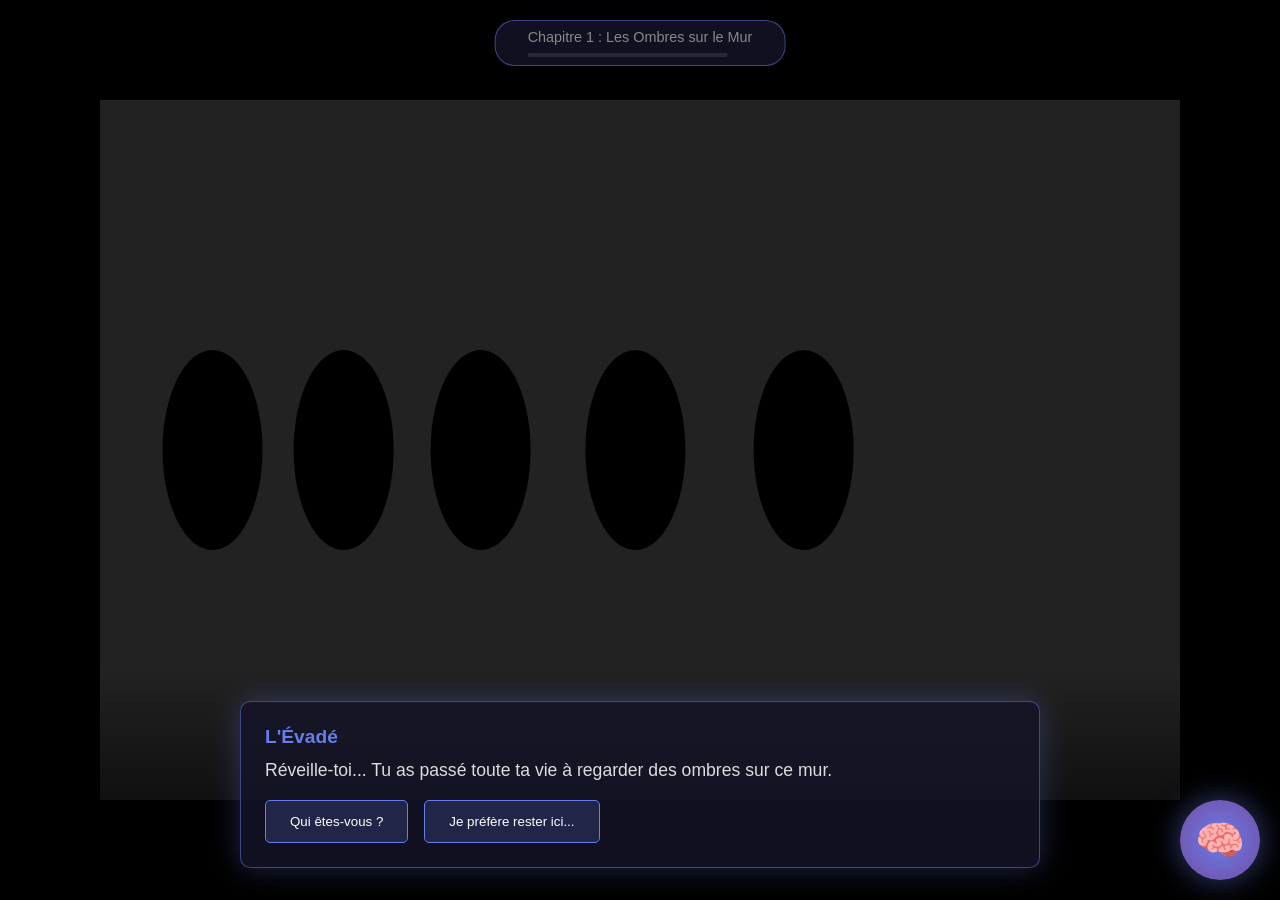
<file: frontend/html-interfaces/story-mode.html>
<!DOCTYPE html>
<html lang="fr">
<head>
    <meta charset="UTF-8">
    <meta name="viewport" content="width=device-width, initial-scale=1.0">
    <title>Heroes of Time - Mode Histoire</title>
    <style>
        * {
            margin: 0;
            padding: 0;
            box-sizing: border-box;
        }

        body {
            background: #000;
            color: #fff;
            font-family: 'Segoe UI', Tahoma, Geneva, Verdana, sans-serif;
            overflow: hidden;
        }

        /* Canvas principal du jeu */
        #gameCanvas {
            position: absolute;
            top: 0;
            left: 0;
            width: 100%;
            height: 100%;
            transition: filter 2s ease-in-out;
        }

        /* Effet de transition entre mondes */
        .world-transition {
            position: fixed;
            top: 0;
            left: 0;
            width: 100%;
            height: 100%;
            pointer-events: none;
            z-index: 100;
            opacity: 0;
            transition: opacity 1s ease-in-out;
        }

        .world-transition.active {
            opacity: 1;
        }

        /* Transition 2D vers 3D */
        .transition-2d-to-3d {
            background: radial-gradient(circle at center, transparent 0%, rgba(255,255,255,0.8) 50%, #fff 100%);
            animation: expandReality 3s ease-out;
        }

        @keyframes expandReality {
            0% {
                transform: scale(0);
                filter: blur(20px);
            }
            50% {
                transform: scale(1.5);
                filter: blur(5px);
            }
            100% {
                transform: scale(1);
                filter: blur(0);
            }
        }

        /* Interface narrative */
        .narrative-overlay {
            position: fixed;
            bottom: 0;
            left: 0;
            right: 0;
            background: linear-gradient(to top, rgba(0,0,0,0.9) 0%, transparent 100%);
            padding: 2rem;
            z-index: 50;
            transform: translateY(100%);
            transition: transform 0.5s ease-out;
        }

        .narrative-overlay.active {
            transform: translateY(0);
        }

        .dialogue-box {
            max-width: 800px;
            margin: 0 auto;
            background: rgba(20, 20, 40, 0.8);
            border: 1px solid rgba(102, 126, 234, 0.5);
            border-radius: 10px;
            padding: 1.5rem;
            box-shadow: 0 0 30px rgba(102, 126, 234, 0.3);
        }

        .speaker-name {
            color: #667eea;
            font-weight: bold;
            margin-bottom: 0.5rem;
            font-size: 1.2rem;
        }

        .dialogue-text {
            font-size: 1.1rem;
            line-height: 1.6;
            color: #ddd;
        }

        .dialogue-choices {
            margin-top: 1rem;
            display: flex;
            gap: 1rem;
            flex-wrap: wrap;
        }

        .choice-button {
            background: rgba(102, 126, 234, 0.2);
            border: 1px solid #667eea;
            color: #fff;
            padding: 0.8rem 1.5rem;
            border-radius: 5px;
            cursor: pointer;
            transition: all 0.3s ease;
        }

        .choice-button:hover {
            background: rgba(102, 126, 234, 0.4);
            transform: translateY(-2px);
            box-shadow: 0 5px 15px rgba(102, 126, 234, 0.5);
        }

        /* Assistant Memento */
        .memento-assistant {
            position: fixed;
            bottom: 20px;
            right: 20px;
            width: 80px;
            height: 80px;
            z-index: 60;
            cursor: pointer;
            transition: all 0.3s ease;
        }

        .memento-assistant:hover {
            transform: scale(1.1);
        }

        .memento-face {
            width: 100%;
            height: 100%;
            background: radial-gradient(circle, #667eea 0%, #764ba2 100%);
            border-radius: 50%;
            display: flex;
            align-items: center;
            justify-content: center;
            font-size: 2.5rem;
            animation: pulse 2s infinite;
            box-shadow: 0 0 30px rgba(102, 126, 234, 0.5);
        }

        @keyframes pulse {
            0%, 100% {
                transform: scale(1);
                box-shadow: 0 0 30px rgba(102, 126, 234, 0.5);
            }
            50% {
                transform: scale(1.05);
                box-shadow: 0 0 40px rgba(118, 75, 162, 0.8);
            }
        }

        .memento-tooltip {
            position: absolute;
            bottom: 100px;
            right: 0;
            background: rgba(20, 20, 40, 0.95);
            border: 1px solid #667eea;
            border-radius: 10px;
            padding: 1rem;
            width: 250px;
            opacity: 0;
            pointer-events: none;
            transition: opacity 0.3s ease;
        }

        .memento-assistant:hover .memento-tooltip {
            opacity: 1;
        }

        /* Indicateur de progression */
        .progress-indicator {
            position: fixed;
            top: 20px;
            left: 50%;
            transform: translateX(-50%);
            background: rgba(20, 20, 40, 0.8);
            padding: 0.5rem 2rem;
            border-radius: 20px;
            border: 1px solid rgba(102, 126, 234, 0.5);
            z-index: 40;
        }

        .chapter-name {
            font-size: 0.9rem;
            color: #888;
            text-align: center;
        }

        .progress-bar {
            width: 200px;
            height: 4px;
            background: rgba(255, 255, 255, 0.1);
            border-radius: 2px;
            margin-top: 0.5rem;
            overflow: hidden;
        }

        .progress-fill {
            height: 100%;
            background: linear-gradient(90deg, #667eea 0%, #764ba2 100%);
            width: 0%;
            transition: width 1s ease-out;
        }

        /* Effets spéciaux pour transitions */
        .reality-shatter {
            position: fixed;
            top: 0;
            left: 0;
            width: 100%;
            height: 100%;
            pointer-events: none;
            z-index: 200;
        }

        .shard {
            position: absolute;
            background: linear-gradient(45deg, transparent 30%, rgba(255,255,255,0.5) 50%, transparent 70%);
            transform-origin: center;
            animation: shatter 2s ease-out forwards;
        }

        @keyframes shatter {
            0% {
                transform: rotate(0deg) scale(1);
                opacity: 1;
            }
            100% {
                transform: rotate(720deg) scale(0) translateY(500px);
                opacity: 0;
            }
        }
    </style>
</head>
<body>
    <!-- Canvas principal -->
    <canvas id="gameCanvas"></canvas>

    <!-- Effet de transition entre mondes -->
    <div class="world-transition" id="worldTransition"></div>

    <!-- Indicateur de progression -->
    <div class="progress-indicator">
        <div class="chapter-name" id="chapterName">Chapitre 1 : Les Ombres sur le Mur</div>
        <div class="progress-bar">
            <div class="progress-fill" id="progressFill"></div>
        </div>
    </div>

    <!-- Interface narrative -->
    <div class="narrative-overlay" id="narrativeOverlay">
        <div class="dialogue-box">
            <div class="speaker-name" id="speakerName">???</div>
            <div class="dialogue-text" id="dialogueText">
                Des ombres dansent sur le mur... Est-ce là toute la réalité ?
            </div>
            <div class="dialogue-choices" id="dialogueChoices"></div>
        </div>
    </div>

    <!-- Assistant Memento -->
    <div class="memento-assistant" onclick="toggleMemento()">
        <div class="memento-face">🧠</div>
        <div class="memento-tooltip">
            Je suis Memento, ton guide à travers les réalités. Clique pour obtenir des conseils !
        </div>
    </div>

    <!-- Effet de brisure de réalité -->
    <div class="reality-shatter" id="realityShatter"></div>

    <script>
        // Configuration du canvas
        const canvas = document.getElementById('gameCanvas');
        const ctx = canvas.getContext('2d');
        canvas.width = window.innerWidth;
        canvas.height = window.innerHeight;

        // État du jeu
        let gameState = {
            storyId: null,
            chapter: 1,
            world: 'cave_2d',
            playerVision: 'shadows',
            progress: 0,
            isTransitioning: false
        };

        // Système de dialogue
        class DialogueSystem {
            constructor() {
                this.currentDialogue = null;
                this.overlay = document.getElementById('narrativeOverlay');
            }

            show(speaker, text, choices = []) {
                document.getElementById('speakerName').textContent = speaker;
                document.getElementById('dialogueText').textContent = text;
                
                const choicesContainer = document.getElementById('dialogueChoices');
                choicesContainer.innerHTML = '';
                
                if (choices.length > 0) {
                    choices.forEach(choice => {
                        const button = document.createElement('button');
                        button.className = 'choice-button';
                        button.textContent = choice.text;
                        button.onclick = () => choice.action();
                        choicesContainer.appendChild(button);
                    });
                } else {
                    // Bouton continuer par défaut
                    const button = document.createElement('button');
                    button.className = 'choice-button';
                    button.textContent = 'Continuer';
                    button.onclick = () => this.hide();
                    choicesContainer.appendChild(button);
                }

                this.overlay.classList.add('active');
            }

            hide() {
                this.overlay.classList.remove('active');
            }
        }

        const dialogue = new DialogueSystem();

        // Système de transition entre mondes
        function transitionToWorld(newWorld, effect = 'default') {
            if (gameState.isTransitioning) return;
            gameState.isTransitioning = true;

            const transition = document.getElementById('worldTransition');
            
            // Effet spécial selon le type de transition
            if (effect === '2d-to-3d') {
                transition.className = 'world-transition transition-2d-to-3d active';
                createRealityShatterEffect();
            }

            // Changement de monde après l'effet
            setTimeout(() => {
                gameState.world = newWorld;
                updateWorldVisuals();
                transition.classList.remove('active');
                gameState.isTransitioning = false;
            }, 2000);
        }

        // Effet de brisure de réalité
        function createRealityShatterEffect() {
            const container = document.getElementById('realityShatter');
            container.innerHTML = '';

            // Créer des éclats
            for (let i = 0; i < 20; i++) {
                const shard = document.createElement('div');
                shard.className = 'shard';
                shard.style.width = Math.random() * 200 + 50 + 'px';
                shard.style.height = Math.random() * 200 + 50 + 'px';
                shard.style.left = Math.random() * window.innerWidth + 'px';
                shard.style.top = Math.random() * window.innerHeight + 'px';
                shard.style.animationDelay = Math.random() * 0.5 + 's';
                container.appendChild(shard);
            }

            // Nettoyer après l'animation
            setTimeout(() => {
                container.innerHTML = '';
            }, 3000);
        }

        // Mise à jour visuelle selon le monde
        function updateWorldVisuals() {
            switch(gameState.world) {
                case 'cave_2d':
                    canvas.style.filter = 'grayscale(80%) brightness(0.5)';
                    break;
                case 'cave_3d':
                    canvas.style.filter = 'grayscale(40%) brightness(0.8)';
                    break;
                case 'surface_world':
                    canvas.style.filter = 'none';
                    break;
                case 'interstice':
                    canvas.style.filter = 'hue-rotate(180deg) contrast(1.2)';
                    break;
            }
        }

        // Démarrage de l'aventure
        async function startAdventure() {
            try {
                // Appel API pour démarrer l'histoire
                const response = await fetch('http://localhost:8080/api/story/start', {
                    method: 'POST',
                    headers: {
                        'Content-Type': 'application/json',
                    },
                    body: JSON.stringify({
                        playerId: 'player-' + Date.now()
                    })
                });

                const data = await response.json();
                
                if (data.success) {
                    gameState.storyId = data.storyId;
                    gameState.chapter = data.chapter;
                    gameState.world = data.world;
                    
                    // Afficher le premier dialogue
                    const d = data.dialogue;
                    dialogue.show(
                        d.speaker,
                        d.text,
                        d.choices.map(choice => ({
                            text: choice.text,
                            action: () => makeChoice(choice.id)
                        }))
                    );
                }
            } catch (error) {
                console.error('Erreur démarrage:', error);
                // Fallback local
                dialogue.show(
                    "L'Évadé",
                    "Réveille-toi... Tu as passé toute ta vie à regarder des ombres sur ce mur.",
                    [
                        {
                            text: "Qui êtes-vous ?",
                            action: () => continueIntro()
                        },
                        {
                            text: "Je préfère rester ici...",
                            action: () => showDoubt()
                        }
                    ]
                );
            }

            // Démarrer le rendu
            gameLoop();
        }

        // Gestion des choix de dialogue
        async function makeChoice(choiceId) {
            try {
                const response = await fetch('http://localhost:8080/api/story/dialogue/choice', {
                    method: 'POST',
                    headers: {
                        'Content-Type': 'application/json',
                    },
                    body: JSON.stringify({
                        storyId: gameState.storyId,
                        choiceId: choiceId
                    })
                });

                const data = await response.json();
                
                if (data.success && data.nextDialogue) {
                    const d = data.nextDialogue;
                    
                    // Gérer les conséquences
                    if (data.consequences) {
                        handleConsequences(data.consequences);
                    }
                    
                    // Si c'est une transition
                    if (choiceId === 'ready_for_3d') {
                        beginTransition();
                    } else {
                        dialogue.show(d.speaker || "???", d.text || "...");
                    }
                }
            } catch (error) {
                console.error('Erreur choix:', error);
                continueIntro(); // Fallback
            }
        }

        function handleConsequences(consequences) {
            // Gérer les conséquences des choix
            if (consequences.unlock) {
                console.log('Déblocage:', consequences.unlock);
            }
        }

        function continueIntro() {
            dialogue.show(
                "L'Évadé",
                "Je suis celui qui a vu au-delà. Regarde... La réalité commence à se fissurer. Es-tu prêt à voir le monde en trois dimensions ?",
                [
                    {
                        text: "Je suis prêt !",
                        action: () => beginTransition()
                    }
                ]
            );
        }

        function showDoubt() {
            dialogue.show(
                "Memento",
                "Le doute est normal. Mais tu ne peux pas rester prisonnier éternellement. L'aventure t'attend.",
                [
                    {
                        text: "D'accord, montrez-moi",
                        action: () => continueIntro()
                    }
                ]
            );
        }

        function beginTransition() {
            dialogue.hide();
            transitionToWorld('cave_3d', '2d-to-3d');
            updateProgress(25);
            
            setTimeout(() => {
                dialogue.show(
                    "L'Évadé",
                    "Bienvenue dans la troisième dimension ! Tes yeux s'ajustent... Bientôt, tu verras encore plus loin."
                );
            }, 3000);
        }

        // Mise à jour de la progression
        function updateProgress(percent) {
            gameState.progress = percent;
            document.getElementById('progressFill').style.width = percent + '%';
        }

        // Toggle Memento
        function toggleMemento() {
            dialogue.show(
                "Memento",
                getMementoAdvice(),
                [
                    {
                        text: "Merci !",
                        action: () => dialogue.hide()
                    }
                ]
            );
        }

        function getMementoAdvice() {
            const advices = {
                'cave_2d': "Les ombres ne sont que le début. Cherche la lumière qui brise les chaînes.",
                'cave_3d': "La profondeur révèle de nouvelles perspectives. Continue ton ascension.",
                'surface_world': "Le monde réel n'est qu'une étape. L'Interstice t'attend.",
                'interstice': "Tu approches de la vérité. Prépare-toi aux questions de l'Archiviste."
            };
            return advices[gameState.world] || "Continue ton voyage, l'archive vivante veille sur toi.";
        }

        // Boucle de jeu principale
        function gameLoop() {
            // Effacer le canvas
            ctx.fillStyle = '#000';
            ctx.fillRect(0, 0, canvas.width, canvas.height);

            // Rendu selon le monde actuel
            renderWorld();

            requestAnimationFrame(gameLoop);
        }

        function renderWorld() {
            switch(gameState.world) {
                case 'cave_2d':
                    render2DCave();
                    break;
                case 'cave_3d':
                    render3DCave();
                    break;
                // Ajouter d'autres mondes
            }
        }

        function render2DCave() {
            // Ombres sur le mur
            ctx.fillStyle = '#222';
            ctx.fillRect(100, 100, canvas.width - 200, canvas.height - 200);
            
            // Ombres mouvantes
            for (let i = 0; i < 5; i++) {
                const x = 200 + i * 150 + Math.sin(Date.now() * 0.001 + i) * 20;
                const y = canvas.height / 2;
                
                ctx.fillStyle = '#000';
                ctx.beginPath();
                ctx.ellipse(x, y, 50, 100, 0, 0, Math.PI * 2);
                ctx.fill();
            }
        }

        function render3DCave() {
            // Simulation 3D basique
            const centerX = canvas.width / 2;
            const centerY = canvas.height / 2;
            
            // Murs avec perspective
            ctx.strokeStyle = '#444';
            ctx.lineWidth = 2;
            
            // Lignes de fuite
            for (let angle = 0; angle < Math.PI * 2; angle += Math.PI / 6) {
                ctx.beginPath();
                ctx.moveTo(centerX, centerY);
                ctx.lineTo(
                    centerX + Math.cos(angle) * 500,
                    centerY + Math.sin(angle) * 500
                );
                ctx.stroke();
            }
        }

        // Gestion du redimensionnement
        window.addEventListener('resize', () => {
            canvas.width = window.innerWidth;
            canvas.height = window.innerHeight;
        });

        // Démarrer l'aventure au chargement
        window.addEventListener('load', startAdventure);
    </script>
</body>
</html>
</file>
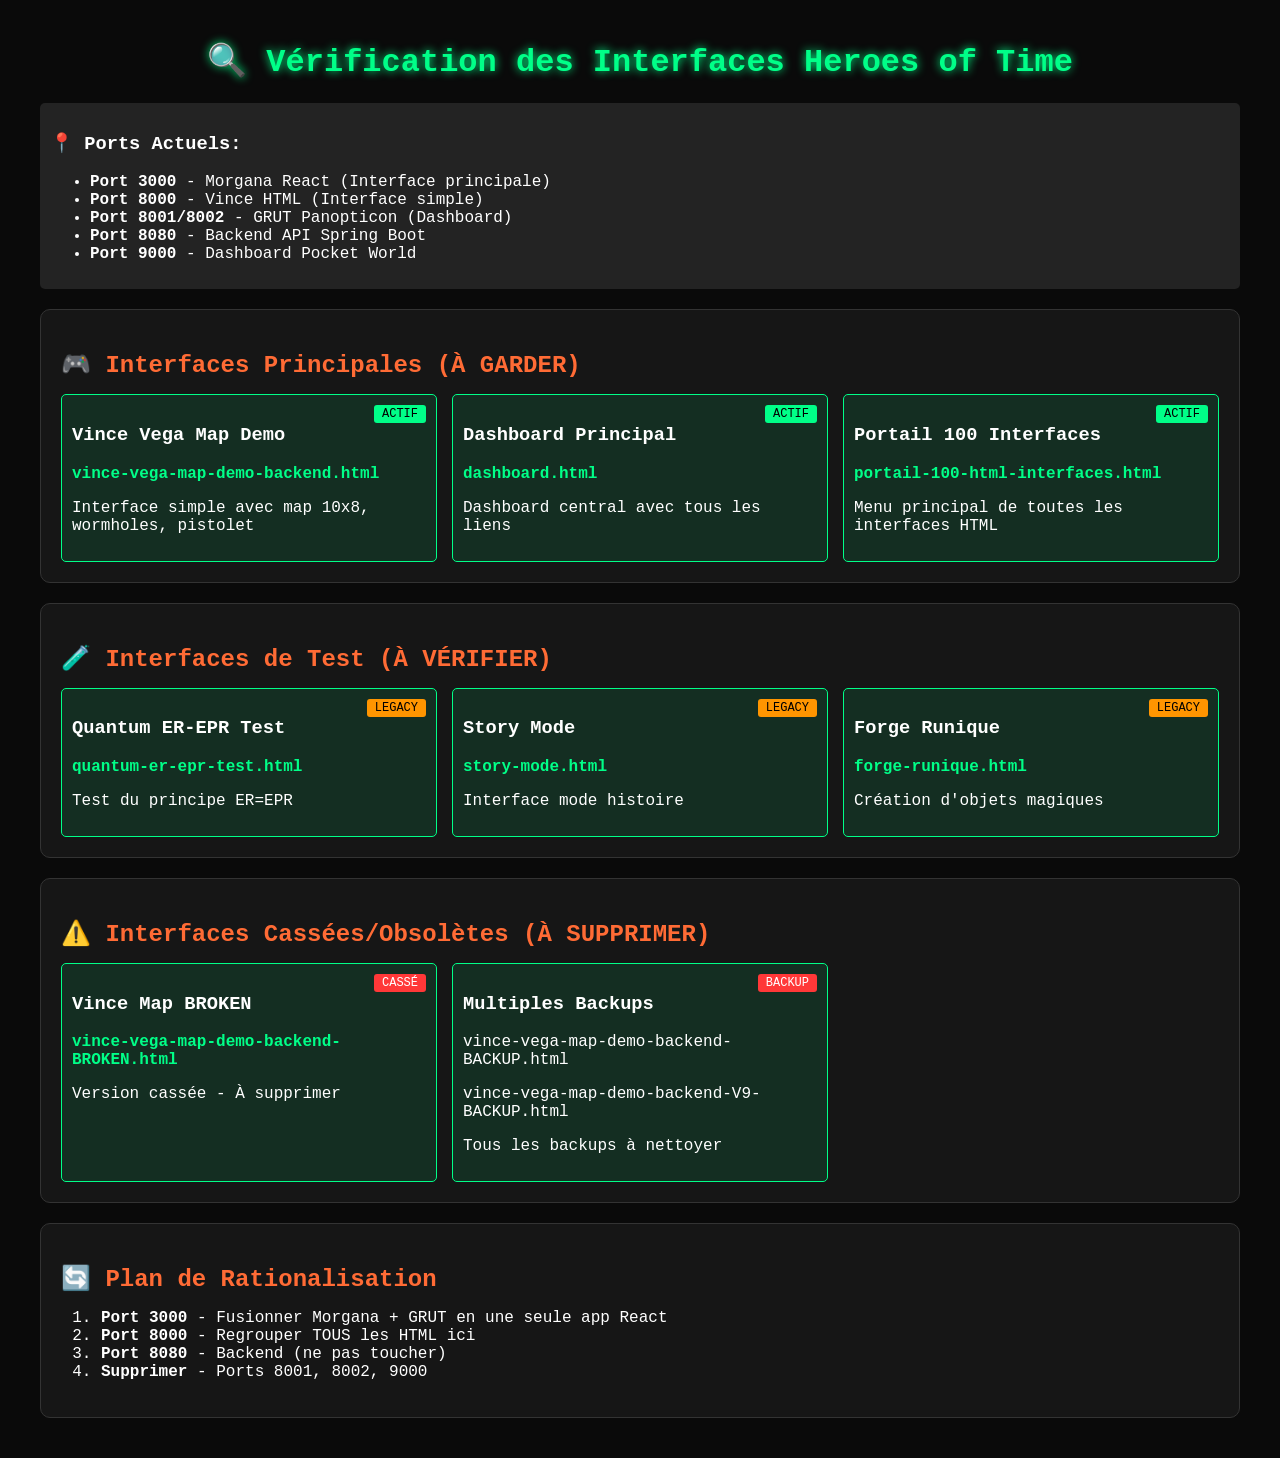
<file: frontend/html-interfaces/verification-interfaces.html>
<!DOCTYPE html>
<html lang="fr">
<head>
    <meta charset="UTF-8">
    <meta name="viewport" content="width=device-width, initial-scale=1.0">
    <title>🔍 Vérification des Interfaces - Heroes of Time</title>
    <style>
        body {
            background: #0a0a0a;
            color: #fff;
            font-family: 'Courier New', monospace;
            padding: 20px;
            margin: 0;
        }
        .container {
            max-width: 1200px;
            margin: 0 auto;
        }
        h1 {
            text-align: center;
            color: #00ff88;
            text-shadow: 0 0 10px #00ff88;
        }
        .category {
            background: rgba(255,255,255,0.05);
            border: 1px solid #333;
            border-radius: 10px;
            padding: 20px;
            margin: 20px 0;
        }
        .category h2 {
            color: #ff6b35;
            margin-bottom: 15px;
        }
        .interface-list {
            display: grid;
            grid-template-columns: repeat(auto-fill, minmax(300px, 1fr));
            gap: 15px;
        }
        .interface-item {
            background: rgba(0,255,136,0.1);
            border: 1px solid #00ff88;
            border-radius: 5px;
            padding: 10px;
            transition: all 0.3s;
        }
        .interface-item:hover {
            background: rgba(0,255,136,0.2);
            transform: translateY(-2px);
        }
        .interface-item a {
            color: #00ff88;
            text-decoration: none;
            font-weight: bold;
        }
        .status {
            float: right;
            padding: 2px 8px;
            border-radius: 3px;
            font-size: 12px;
        }
        .status.active { background: #00ff88; color: #000; }
        .status.legacy { background: #ff9500; color: #000; }
        .status.broken { background: #ff3838; color: #fff; }
        .port-info {
            background: rgba(255,255,255,0.1);
            padding: 10px;
            border-radius: 5px;
            margin: 10px 0;
        }
    </style>
</head>
<body>
    <div class="container">
        <h1>🔍 Vérification des Interfaces Heroes of Time</h1>
        
        <div class="port-info">
            <h3>📍 Ports Actuels:</h3>
            <ul>
                <li><strong>Port 3000</strong> - Morgana React (Interface principale)</li>
                <li><strong>Port 8000</strong> - Vince HTML (Interface simple)</li>
                <li><strong>Port 8001/8002</strong> - GRUT Panopticon (Dashboard)</li>
                <li><strong>Port 8080</strong> - Backend API Spring Boot</li>
                <li><strong>Port 9000</strong> - Dashboard Pocket World</li>
            </ul>
        </div>

        <div class="category">
            <h2>🎮 Interfaces Principales (À GARDER)</h2>
            <div class="interface-list">
                <div class="interface-item">
                    <span class="status active">ACTIF</span>
                    <h3>Vince Vega Map Demo</h3>
                    <a href="/vince-vega-map-demo-backend.html">vince-vega-map-demo-backend.html</a>
                    <p>Interface simple avec map 10x8, wormholes, pistolet</p>
                </div>
                <div class="interface-item">
                    <span class="status active">ACTIF</span>
                    <h3>Dashboard Principal</h3>
                    <a href="/dashboard.html">dashboard.html</a>
                    <p>Dashboard central avec tous les liens</p>
                </div>
                <div class="interface-item">
                    <span class="status active">ACTIF</span>
                    <h3>Portail 100 Interfaces</h3>
                    <a href="/portail-100-html-interfaces.html">portail-100-html-interfaces.html</a>
                    <p>Menu principal de toutes les interfaces HTML</p>
                </div>
            </div>
        </div>

        <div class="category">
            <h2>🧪 Interfaces de Test (À VÉRIFIER)</h2>
            <div class="interface-list">
                <div class="interface-item">
                    <span class="status legacy">LEGACY</span>
                    <h3>Quantum ER-EPR Test</h3>
                    <a href="/quantum-er-epr-test.html">quantum-er-epr-test.html</a>
                    <p>Test du principe ER=EPR</p>
                </div>
                <div class="interface-item">
                    <span class="status legacy">LEGACY</span>
                    <h3>Story Mode</h3>
                    <a href="/story-mode.html">story-mode.html</a>
                    <p>Interface mode histoire</p>
                </div>
                <div class="interface-item">
                    <span class="status legacy">LEGACY</span>
                    <h3>Forge Runique</h3>
                    <a href="/forge-runique.html">forge-runique.html</a>
                    <p>Création d'objets magiques</p>
                </div>
            </div>
        </div>

        <div class="category">
            <h2>⚠️ Interfaces Cassées/Obsolètes (À SUPPRIMER)</h2>
            <div class="interface-list">
                <div class="interface-item">
                    <span class="status broken">CASSÉ</span>
                    <h3>Vince Map BROKEN</h3>
                    <a href="/vince-vega-map-demo-backend-BROKEN.html">vince-vega-map-demo-backend-BROKEN.html</a>
                    <p>Version cassée - À supprimer</p>
                </div>
                <div class="interface-item">
                    <span class="status broken">BACKUP</span>
                    <h3>Multiples Backups</h3>
                    <p>vince-vega-map-demo-backend-BACKUP.html</p>
                    <p>vince-vega-map-demo-backend-V9-BACKUP.html</p>
                    <p>Tous les backups à nettoyer</p>
                </div>
            </div>
        </div>

        <div class="category">
            <h2>🔄 Plan de Rationalisation</h2>
            <ol>
                <li><strong>Port 3000</strong> - Fusionner Morgana + GRUT en une seule app React</li>
                <li><strong>Port 8000</strong> - Regrouper TOUS les HTML ici</li>
                <li><strong>Port 8080</strong> - Backend (ne pas toucher)</li>
                <li><strong>Supprimer</strong> - Ports 8001, 8002, 9000</li>
            </ol>
        </div>

        <script>
            // Test de connexion au backend
            async function testBackend() {
                try {
                    const response = await fetch('http://localhost:8080/actuator/health');
                    if (response.ok) {
                        console.log('✅ Backend connecté');
                    }
                } catch (error) {
                    console.error('❌ Backend non disponible:', error);
                }
            }
            
            testBackend();
        </script>
    </div>
</body>
</html>
</file>
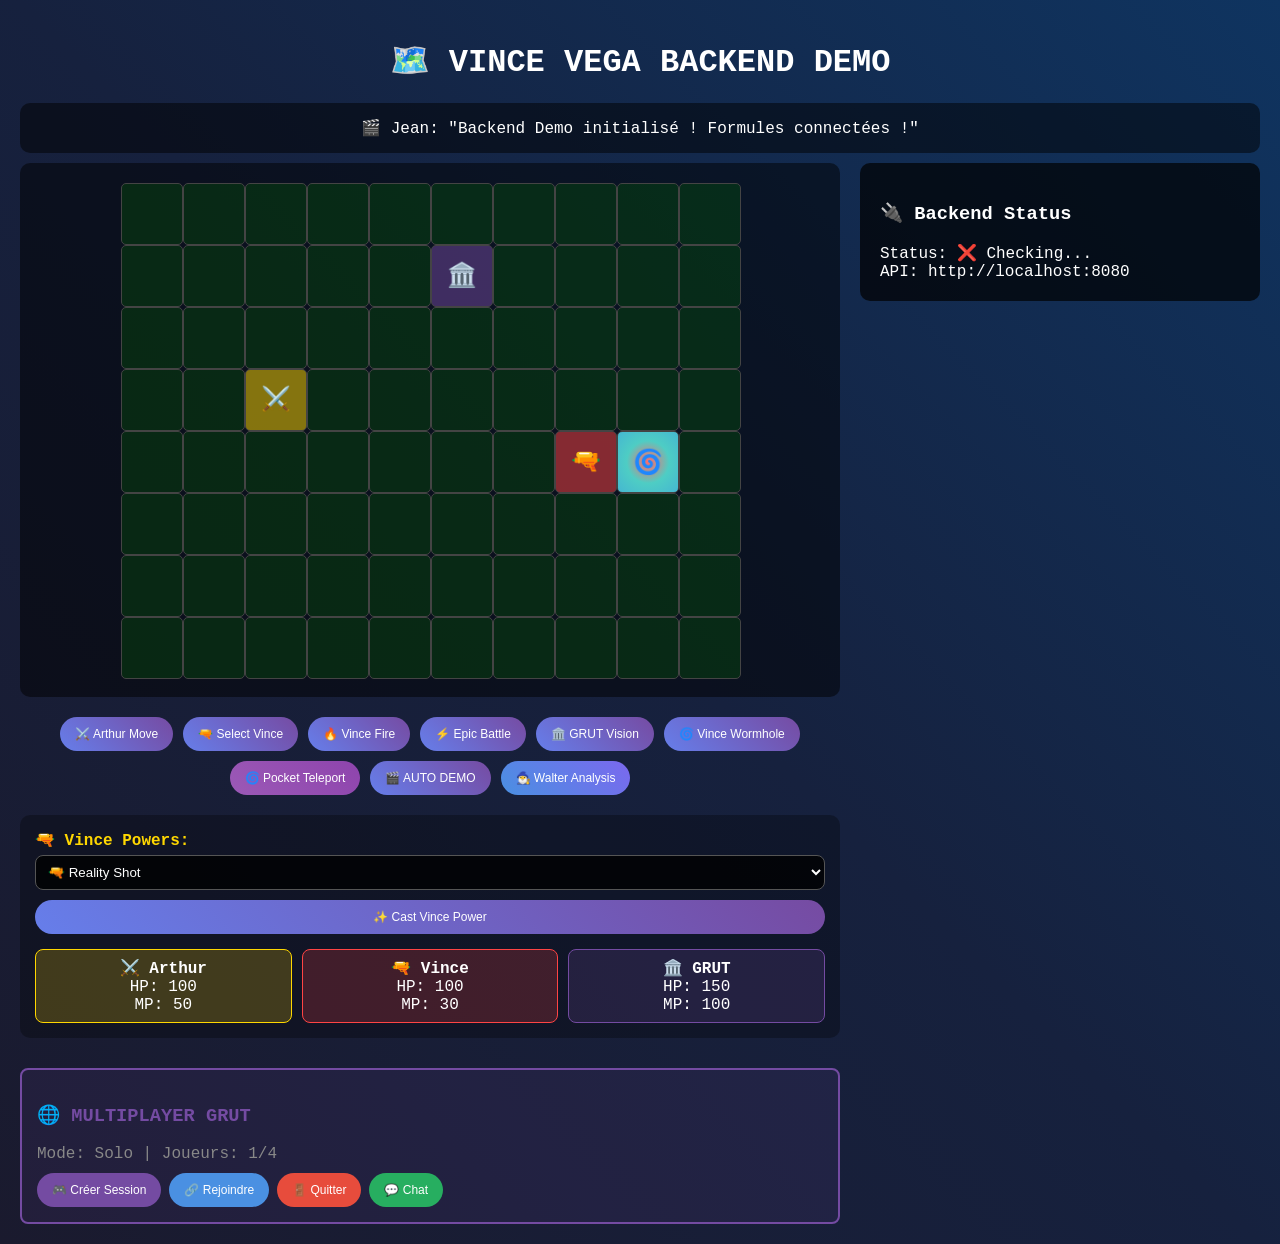
<file: frontend/html-interfaces/vince-vega-map-demo-backend.html>
<!DOCTYPE html>
<html lang="fr">
<head>
    <meta charset="UTF-8">
    <meta name="viewport" content="width=device-width, initial-scale=1.0">
    <title>🗺️ Vince Vega Backend Demo - Jean Style</title>
    <style>
        body { 
            background: linear-gradient(45deg, #1a1a2e, #16213e, #0f3460);
            color: #fff; font-family: 'Courier New', monospace; 
            margin: 0; padding: 20px; min-height: 100vh;
        }
        
        .demo-container { max-width: 1400px; margin: 0 auto; }
        
        .main-layout {
            display: grid;
            grid-template-columns: 1fr 400px;
            gap: 20px;
        }
        
        .map-container {
            display: grid;
            grid-template-columns: repeat(10, 60px);
            grid-template-rows: repeat(8, 60px);
            gap: 2px;
            background: rgba(0,0,0,0.5);
            padding: 20px;
            border-radius: 10px;
            justify-content: center;
        }
        
        .map-cell {
            width: 60px;
            height: 60px;
            background: rgba(0,100,0,0.3);
            border: 1px solid #444;
            border-radius: 5px;
            display: flex;
            align-items: center;
            justify-content: center;
            font-size: 24px;
            transition: all 0.3s;
            cursor: pointer;
            position: relative;
        }
        
        .map-cell:hover {
            background: rgba(100,100,100,0.3);
            transform: scale(1.1);
        }
        
        .hero-arthur { background: rgba(255,215,0,0.5); }
        .hero-vince { background: rgba(255,68,68,0.5); }
        .hero-grut { background: rgba(116,75,162,0.5); }
        
        .controls {
            display: flex;
            gap: 10px;
            justify-content: center;
            margin: 20px 0;
            flex-wrap: wrap;
        }
        
        .btn {
            background: linear-gradient(45deg, #667eea, #764ba2);
            border: none; color: white; padding: 10px 15px;
            border-radius: 20px; cursor: pointer; font-size: 12px;
            transition: all 0.3s;
        }
        
        .btn:hover { transform: scale(1.05); }
        .btn:disabled { opacity: 0.5; cursor: not-allowed; }
        
        .status-panel {
            background: rgba(0,0,0,0.5);
            padding: 15px;
            border-radius: 10px;
            margin: 10px 0;
            text-align: center;
        }
        
        .backend-panel {
            background: rgba(0,0,0,0.7);
            padding: 20px;
            border-radius: 10px;
            height: fit-content;
        }
        
        .formula-log {
            background: rgba(0,0,0,0.8);
            padding: 15px;
            border-radius: 8px;
            max-height: 300px;
            overflow-y: auto;
            font-size: 12px;
            line-height: 1.4;
            margin: 10px 0;
        }
        
        .log-entry {
            margin: 5px 0;
            padding: 5px;
            border-left: 3px solid;
            padding-left: 10px;
        }
        
        .log-success { border-color: #4CAF50; color: #90EE90; }
        .log-error { border-color: #f44336; color: #FFB6C1; }
        .log-info { border-color: #2196F3; color: #87CEEB; }
        
        .formula-selector {
            margin: 10px 0;
        }
        
        .formula-selector select {
            background: rgba(0,0,0,0.8);
            color: white;
            border: 1px solid #444;
            padding: 8px;
            border-radius: 5px;
            width: 100%;
        }
        
        .wormhole {
            background: radial-gradient(circle, #ff00ff, #8000ff);
            animation: pulse 1s infinite;
        }
        
        @keyframes pulse {
            0% { transform: scale(1); }
            50% { transform: scale(1.2); }
            100% { transform: scale(1); }
        }
        
        .explosion {
            background: radial-gradient(circle, #ff4444, #ffaa00);
            animation: explode 0.5s ease-out;
        }
        
        @keyframes explode {
            0% { transform: scale(1); }
            50% { transform: scale(2); opacity: 0.8; }
            100% { transform: scale(1); opacity: 1; }
        }
        
        .formula-effect {
            position: absolute;
            top: -10px;
            right: -10px;
            background: rgba(255,255,0,0.8);
            color: black;
            font-size: 10px;
            padding: 2px 4px;
            border-radius: 3px;
            animation: fadeOut 2s forwards;
        }
        
        @keyframes fadeOut {
            0% { opacity: 1; transform: translateY(0); }
            100% { opacity: 0; transform: translateY(-20px); }
        }
        
        /* 🌀 ANIMATIONS WORMHOLES AVANCÉES V9 INTÉGRÉES */
        @keyframes wormhole-activate {
            0% { transform: scale(1) rotate(0deg); }
            50% { transform: scale(1.3) rotate(180deg); filter: brightness(2); }
            100% { transform: scale(1) rotate(360deg); }
        }
        
        @keyframes quantum-spin {
            0% { transform: rotate(0deg) scale(1); }
            50% { transform: rotate(180deg) scale(1.2); filter: hue-rotate(90deg); }
            100% { transform: rotate(360deg) scale(1); }
        }
        
        @keyframes cycle-rotate {
            0% { transform: rotate(0deg); }
            25% { transform: rotate(90deg) scale(1.1); }
            50% { transform: rotate(180deg) scale(1.2); }
            75% { transform: rotate(270deg) scale(1.1); }
            100% { transform: rotate(360deg); }
        }
        
        @keyframes origin-pulse {
            0% { transform: scale(1); opacity: 1; }
            50% { transform: scale(1.15); opacity: 0.8; filter: brightness(1.5); }
            100% { transform: scale(1); opacity: 1; }
        }
        
        @keyframes quantum-tunnel {
            0% { transform: scale(1); }
            50% { transform: scale(0.8) rotate(5deg); }
            100% { transform: scale(1); }
        }
        
        .wormhole-active {
            animation: wormhole-activate 1s ease-in-out;
        }
        
        .easter-egg-gold {
            background: radial-gradient(circle, #FFD700, #FFA500, #FF8C00) !important;
            animation: origin-pulse 1s infinite !important;
            box-shadow: 0 0 20px gold !important;
        }

        /* 🧙‍♂️ WALTER INTELLIGENT ANALYSIS ANIMATIONS */
        @keyframes gentlePulse {
            0%, 100% { opacity: 0.3; transform: scale(1); }
            50% { opacity: 0.6; transform: scale(1.02); }
        }

        .hero-aura {
            transition: all 0.3s ease;
        }

        .hero-cell:hover .hero-aura {
            opacity: 0.8 !important;
            transform: scale(1.05) !important;
        }

        .runic-symbol {
            transition: all 0.2s ease;
        }

        .hero-cell:hover .runic-symbol {
            opacity: 1 !important;
            transform: scale(1.2) !important;
        }

        .formula-indicator {
            transition: all 0.2s ease;
            cursor: help;
        }

        .hero-cell:hover .formula-indicator {
            transform: scale(1.5) !important;
            opacity: 1 !important;
        }

        /* 🧪 QUANTUM LAB ANIMATIONS */
        @keyframes quantumCollapse {
            0% { transform: scale(1) rotate(0deg); opacity: 1; }
            50% { transform: scale(1.3) rotate(180deg); opacity: 0.7; }
            100% { transform: scale(1) rotate(360deg); opacity: 1; }
        }

        .quantum-artifact {
            transition: all 0.3s ease;
        }

        .quantum-artifact:hover {
            transform: scale(1.3) !important;
            opacity: 1 !important;
            text-shadow: 0 0 8px #00ff88 !important;
        }
        
        @keyframes shake {
            0%, 100% { transform: translateX(0); }
            25% { transform: translateX(-5px); }
            75% { transform: translateX(5px); }
        }
        
        .quantum-overlay.active {
            opacity: 1;
        }
        
        /* Animations pour Pocket Teleport */
        @keyframes spin {
            from { transform: rotate(0deg); }
            to { transform: rotate(360deg); }
        }
        
        @keyframes shake {
            0%, 100% { transform: translateX(0); }
            25% { transform: translateX(-5px); }
            75% { transform: translateX(5px); }
        }
        
        @keyframes pulse {
            0% { transform: scale(1); opacity: 1; }
            50% { transform: scale(1.5); opacity: 0.5; }
            100% { transform: scale(1); opacity: 1; }
        }
    </style>
</head>
<body>
    <div class="demo-container">
        <h1 style="text-align: center;">🗺️ VINCE VEGA BACKEND DEMO</h1>
        
        <div class="status-panel">
            <div id="status">🛋️ Jean: "Backend connecté ! Prêt pour les formules !"</div>
        </div>
        
        <div class="main-layout">
            <div class="map-section">
                <div class="map-container" id="gameMap">
                    <!-- Map généré en JS -->
                </div>
                
                <!-- Panneau Controls -->
                <div class="controls">
                    <button class="btn" onclick="moveArthur()">⚔️ Arthur Move</button>
                    <button class="btn" onclick="selectHero('vince')">🔫 Select Vince</button>
                    <button class="btn" onclick="vinceFire()">🔥 Vince Fire</button>
                    <button class="btn" onclick="epicBattle()">⚡ Epic Battle</button>
                    <button class="btn" onclick="grutVision()">🏛️ GRUT Vision</button>
                    <button class="btn" onclick="vinceWormhole()">🌀 Vince Wormhole</button>
                    <button class="btn" onclick="pocketTeleport()" style="background: linear-gradient(45deg, #9b59b6, #8e44ad);">🌀 Pocket Teleport</button>
                    <button class="btn" onclick="autoDemo()">🎬 AUTO DEMO</button>
                    <button class="btn" onclick="intelligentMapAnalysis()" style="background: linear-gradient(45deg, #4A90E2, #7B68EE);">🧙‍♂️ Walter Analysis</button>
                </div>
                
                <div class="power-controls" style="margin-top: 15px; padding: 15px; background: rgba(0,0,0,0.3); border-radius: 10px;">
                    <label style="color: #ffd700; font-weight: bold;">🔫 Vince Powers:</label>
                    <select id="vincePowerSelect" style="width: 100%; padding: 8px; margin: 5px 0; background: rgba(0,0,0,0.8); color: white; border: 1px solid #555; border-radius: 8px;">
                        <option value="REALITY_SHOT">🔫 Reality Shot</option>
                        <option value="WORMHOLE_BLAST">🌀 Wormhole Blast</option>
                        <option value="FOURTH_WALL_BREAK">💥 Fourth Wall Break</option>
                        <option value="DIMENSIONAL_SHOT">🌌 Dimensional Shot</option>
                        <option value="CAUSALITY_BULLET">⚛️ Causality Bullet</option>
                        <option value="QUANTUM_RELOAD">🔄 Quantum Reload</option>
                        <option value="EVERYTHING_BAGEL">🥯 Everything Bagel (TIER 9!)</option>
                        <option value="ECHO_PRIMORDIAL_SHOT">🌀 Echo Primordial Shot (BOOTSTRAP!)</option>
                    </select>
                    <button class="btn" onclick="castVincePower()" style="width: 100%; margin: 5px 0;">
                        ✨ Cast Vince Power
                    </button>
                    
                    <div class="hero-stats" style="display: grid; grid-template-columns: repeat(3, 1fr); gap: 10px; margin-top: 10px;">
                        <div style="background: rgba(255,215,0,0.2); padding: 8px; border-radius: 8px; text-align: center; border: 1px solid #ffd700;">
                            <strong>⚔️ Arthur</strong><br>
                            HP: <span id="arthurHp">100</span><br>
                            MP: <span id="arthurMp">50</span>
                        </div>
                        <div style="background: rgba(255,68,68,0.2); padding: 8px; border-radius: 8px; text-align: center; border: 1px solid #ff4444;">
                            <strong>🔫 Vince</strong><br>
                            HP: <span id="vinceHp">100</span><br>
                            MP: <span id="vinceMp">30</span>
                        </div>
                        <div style="background: rgba(116,75,162,0.2); padding: 8px; border-radius: 8px; text-align: center; border: 1px solid #744ba2;">
                            <strong>🏛️ GRUT</strong><br>
                            HP: <span id="grutHp">150</span><br>
                            MP: <span id="grutMp">100</span>
                        </div>
                    </div>
                </div>
            </div>
            
            <!-- Backend Connection Panel -->
            <div class="backend-panel">
                <h3>🔌 Backend Status</h3>
                <div>Status: <span id="backendStatus">❌ Checking...</span></div>
                <div>API: <span id="apiEndpoint">http://localhost:8080</span></div>
            </div>
            
            <!-- 🌐 MULTIPLAYER INTÉGRÉ - GRUT MODE -->
            <div class="multiplayer-panel" style="background: rgba(116,75,162,0.1); border: 2px solid #744ba2; padding: 15px; margin-top: 10px; border-radius: 8px;">
                <h3 style="color: #744ba2;">🌐 MULTIPLAYER GRUT</h3>
                <div id="multiplayerStatus" style="color: #888; margin-bottom: 10px;">
                    Mode: Solo | Joueurs: 1/4
                </div>
                
                <div class="multiplayer-controls" style="display: flex; gap: 8px; flex-wrap: wrap;">
                    <button class="btn" onclick="createMultiSession()" style="background: #744ba2;">🎮 Créer Session</button>
                    <button class="btn" onclick="joinMultiSession()" style="background: #4a90e2;">🔗 Rejoindre</button>
                    <button class="btn" onclick="leaveMultiSession()" style="background: #e74c3c;">🚪 Quitter</button>
                    <button class="btn" onclick="toggleMultiplayerChat()" style="background: #27ae60;">💬 Chat</button>
                </div>
                
                <div id="sessionInfo" style="display: none; margin-top: 10px; padding: 8px; background: rgba(0,0,0,0.3); border-radius: 4px;">
                    <div>Session ID: <span id="sessionId">-</span></div>
                    <div>Monde Actuel: <span id="currentWorldMulti">A</span></div>
                    <div>Joueurs Connectés: <span id="connectedPlayers">1</span></div>
                </div>
                
                <div id="multiplayerChat" style="display: none; margin-top: 10px; max-height: 100px; overflow-y: auto; background: rgba(0,0,0,0.5); padding: 8px; border-radius: 4px;">
                    <div id="chatMessages" style="font-size: 12px; color: #ccc;"></div>
                    <input type="text" id="chatInput" placeholder="Message..." style="width: 100%; margin-top: 5px; padding: 4px; background: #333; color: #fff; border: 1px solid #666; border-radius: 3px;">
                </div>
            </div>
        </div>
    </div>

    <script>
        let gameState = {
            arthur: { x: 2, y: 3, energy: 100, hp: 100, mp: 50 },
            vince: { x: 7, y: 4, energy: 100, hp: 100, mp: 30 },
            grut: { x: 5, y: 1, energy: 100, hp: 150, mp: 100 },
            wormholes: [],
            selectedHero: 'vince'
        };
        
        const API_BASE = 'http://localhost:8080/api';
        let backendConnected = false;
        
        function createMap() {
            const map = document.getElementById('gameMap');
            map.innerHTML = '';
            
            for (let y = 0; y < 8; y++) {
                for (let x = 0; x < 10; x++) {
                    const cell = document.createElement('div');
                    cell.className = 'map-cell';
                    cell.id = `cell-${x}-${y}`;
                    cell.onclick = () => cellClick(x, y);
                    map.appendChild(cell);
                }
            }
        }
        
        function updateMap() {
            // Clear all
            document.querySelectorAll('.map-cell').forEach(cell => {
                cell.innerHTML = '';
                cell.className = 'map-cell';
            });
            
            // Place heroes with data attributes for intelligent analysis
            const arthurCell = document.getElementById(`cell-${gameState.arthur.x}-${gameState.arthur.y}`);
            arthurCell.innerHTML = '⚔️';
            arthurCell.classList.add('hero-arthur', 'hero-cell');
            arthurCell.setAttribute('data-hero', 'arthur');
            
            const vinceCell = document.getElementById(`cell-${gameState.vince.x}-${gameState.vince.y}`);
            vinceCell.innerHTML = '🔫';
            vinceCell.classList.add('hero-vince', 'hero-cell');
            vinceCell.setAttribute('data-hero', 'vince');
            
            const grutCell = document.getElementById(`cell-${gameState.grut.x}-${gameState.grut.y}`);
            grutCell.innerHTML = '🏛️';
            grutCell.classList.add('hero-grut', 'hero-cell');
            grutCell.setAttribute('data-hero', 'grut');
            
            // 🌐 Place other players (MULTIPLAYER)
            if (multiplayerActive) {
                Object.keys(otherPlayers).forEach(playerId => {
                    const player = otherPlayers[playerId];
                    const playerCell = document.getElementById(`cell-${player.x}-${player.y}`);
                    if (playerCell) {
                        const heroIcons = { 'arthur': '⚔️', 'vince': '🔫', 'grut': '🏛️' };
                        const icon = heroIcons[player.heroType] || '👤';
                        
                        // Overlay effect for other players
                        playerCell.innerHTML += `<span style="position: absolute; top: 2px; right: 2px; font-size: 12px; opacity: 0.8; text-shadow: 0 0 3px #00ff00;">${icon}</span>`;
                        playerCell.style.boxShadow = '0 0 5px rgba(0, 255, 0, 0.5)';
                        playerCell.classList.add('multiplayer-player');
                        playerCell.title = `${playerId} (${player.heroType})`;
                    }
                });
            }
            
            // Place wormholes avancés selon le monde
            const currentWorldWormholes = worldWormholes[currentWorld] || [];
            currentWorldWormholes.forEach(wh => {
                const whCell = document.getElementById(`cell-${wh.x}-${wh.y}`);
                const wormholeType = wormholeTypes[wh.type];
                
                whCell.innerHTML = `<span style="position: absolute; top: 50%; left: 50%; transform: translate(-50%, -50%);">${wormholeType.symbol}</span>`;
                whCell.style.background = wormholeType.gradient;
                whCell.style.animation = wormholeType.animation;
                whCell.classList.add('wormhole');
                whCell.title = wh.name;
                whCell.onclick = () => activateWormhole(wh);
            });
            
            // Place wormholes Vince (anciens wormholes basiques)
            gameState.wormholes.forEach(wh => {
                const whCell = document.getElementById(`cell-${wh.x}-${wh.y}`);
                whCell.innerHTML = '🌀';
                whCell.classList.add('wormhole');
                whCell.title = 'Vince Wormhole';
            });
            
            // 🧙‍♂️ AUTO-ANALYSE DISCRÈTE (si pas déjà en cours)
            if (!window.analysisInProgress) {
                setTimeout(() => intelligentMapAnalysis(), 500);
            }
        }
        
        function setStatus(message) {
            document.getElementById('status').innerHTML = message;
        }
        
        function updateHeroStats() {
            document.getElementById('arthurHp').textContent = gameState.arthur.hp;
            document.getElementById('arthurMp').textContent = gameState.arthur.mp;
            document.getElementById('vinceHp').textContent = gameState.vince.hp;
            document.getElementById('vinceMp').textContent = gameState.vince.mp;
            document.getElementById('grutHp').textContent = gameState.grut.hp;
            document.getElementById('grutMp').textContent = gameState.grut.mp;
        }
        
        // 🌐 MULTIPLAYER INTÉGRÉ - GRUT MODE
        let multiplayerActive = false;
        let currentSessionId = null;
        let otherPlayers = {};
        let chatVisible = false;
        
        function createMultiSession() {
            const sessionName = `GRUT_World_${Math.floor(Math.random() * 1000)}`;
            currentSessionId = `session_${Date.now()}`;
            multiplayerActive = true;
            
            document.getElementById('multiplayerStatus').innerHTML = 'Mode: Host | Joueurs: 1/4';
            document.getElementById('sessionInfo').style.display = 'block';
            document.getElementById('sessionId').textContent = currentSessionId;
            document.getElementById('currentWorldMulti').textContent = currentWorld;
            
            addLog(`🌐 Session créée: ${sessionName}`, 'success');
            addLog(`🔗 Session ID: ${currentSessionId}`, 'info');
            setStatus('🎮 GRUT: "Session multiplayer créée ! Partagez le code !"');
            
            // Simulation WebSocket connection
            setTimeout(() => {
                addMultiplayerMessage('SYSTEM', 'Session prête - En attente de joueurs...');
            }, 1000);
        }
        
        function joinMultiSession() {
            const sessionId = prompt('🔗 Entrez Session ID:');
            if (!sessionId) return;
            
            currentSessionId = sessionId;
            multiplayerActive = true;
            
            document.getElementById('multiplayerStatus').innerHTML = 'Mode: Client | Joueurs: 2/4';
            document.getElementById('sessionInfo').style.display = 'block';
            document.getElementById('sessionId').textContent = currentSessionId;
            document.getElementById('currentWorldMulti').textContent = currentWorld;
            
            addLog(`🔗 Connexion à: ${sessionId}`, 'success');
            setStatus('🎮 GRUT: "Connecté à la session ! Synchronisation..."');
            
            // Simuler arrivée d'autres joueurs
            setTimeout(() => {
                addOtherPlayer('Player_' + Math.floor(Math.random() * 100), 3, 5, 'arthur');
                addMultiplayerMessage('SYSTEM', 'Joueur connecté à la session!');
            }, 2000);
        }
        
        function leaveMultiSession() {
            if (!multiplayerActive) return;
            
            multiplayerActive = false;
            currentSessionId = null;
            otherPlayers = {};
            
            document.getElementById('multiplayerStatus').innerHTML = 'Mode: Solo | Joueurs: 1/4';
            document.getElementById('sessionInfo').style.display = 'none';
            
            addLog('🚪 Session quittée', 'warning');
            setStatus('🎮 GRUT: "Retour en mode solo..."');
            updateMap(); // Remove other players
        }
        
        function toggleMultiplayerChat() {
            chatVisible = !chatVisible;
            document.getElementById('multiplayerChat').style.display = chatVisible ? 'block' : 'none';
            
            if (chatVisible && multiplayerActive) {
                document.getElementById('chatInput').addEventListener('keypress', function(e) {
                    if (e.key === 'Enter') {
                        const message = this.value.trim();
                        if (message) {
                            addMultiplayerMessage('Vous', message);
                            this.value = '';
                            // Simulate other player responses
                            setTimeout(() => {
                                const responses = [
                                    'GRUT: Vision partagée activée!',
                                    'Vince: Roger that, partner!',
                                    'Arthur: En route vers le portail!',
                                    'Jean: Depuis mon canapé, je valide!'
                                ];
                                addMultiplayerMessage('Player', responses[Math.floor(Math.random() * responses.length)]);
                            }, 1000 + Math.random() * 2000);
                        }
                    }
                });
            }
        }
        
        function addMultiplayerMessage(sender, message) {
            if (!chatVisible) return;
            const chatDiv = document.getElementById('chatMessages');
            const msgDiv = document.createElement('div');
            msgDiv.innerHTML = `<strong>${sender}:</strong> ${message}`;
            msgDiv.style.marginBottom = '3px';
            chatDiv.appendChild(msgDiv);
            chatDiv.scrollTop = chatDiv.scrollHeight;
        }
        
        function addOtherPlayer(playerId, x, y, heroType) {
            otherPlayers[playerId] = { x, y, heroType, hp: 100, mp: 50 };
            addLog(`👥 ${playerId} rejoint en tant que ${heroType}`, 'info');
            updateMap(); // Re-render with other players
        }
        
        function syncWorldChange(newWorld) {
            if (multiplayerActive) {
                document.getElementById('currentWorldMulti').textContent = newWorld;
                addMultiplayerMessage('SYSTEM', `Monde changé: ${newWorld}`);
                
                // Notify other players
                Object.keys(otherPlayers).forEach(playerId => {
                    addLog(`🌀 ${playerId} voyage vers Monde ${newWorld}`, 'info');
                });
            }
        }

        // 🎬 AUTO DEMO VIVANTE - MEMENTO PRODUCTION
        let autoDemoActive = false;
        let demoInterval;
        
        function autoDemo() {
            if (autoDemoActive) {
                clearInterval(demoInterval);
                autoDemoActive = false;
                setStatus('🎬 Auto Demo ARRÊTÉE par Memento');
                addLog('🎬 Memento: Demo automatique désactivée', 'info');
                return;
            }
            
            autoDemoActive = true;
            setStatus('🎬 AUTO DEMO LANCÉE ! Memento prend contrôle...');
            addLog('🎬 Memento: Démarrage séquence automatique complète', 'success');
            
            let stepCount = 0;
            const demoSteps = [
                () => {
                    addLog('🎬 ÉTAPE 1: Arthur en mouvement', 'info');
                    moveArthur();
                },
                () => {
                    addLog('🎬 ÉTAPE 2: Sélection Vince Vega', 'info');
                    selectHero('vince');
                },
                () => {
                    addLog('🎬 ÉTAPE 3: Vince Fire - Reality Shot!', 'warning');
                    vinceFire();
                },
                () => {
                    addLog('🎬 ÉTAPE 4: GRUT Vision Omnisciente', 'info');
                    grutVision();
                },
                () => {
                    addLog('🎬 ÉTAPE 5: Portal Interstice - Voyage!', 'success');
                    const portals = document.querySelectorAll('.wormhole');
                    if (portals.length > 0) portals[0].click();
                },
                () => {
                    addLog('🎬 ÉTAPE 6: Everything Bagel TIER 9!', 'warning');
                    document.getElementById('vincePowerSelect').value = 'EVERYTHING_BAGEL';
                    castVincePower();
                },
                () => {
                    addLog('🎬 ÉTAPE 7: Epic Battle Finale!', 'error');
                    epicBattle();
                },
                () => {
                    addLog('🎬 ÉTAPE 8: Retour au calme...', 'info');
                    setStatus('🎬 Memento: "Cycle démo terminé. Recommence dans 5 secondes..."');
                }
            ];
            
            demoInterval = setInterval(() => {
                if (stepCount < demoSteps.length) {
                    demoSteps[stepCount]();
                    stepCount++;
                } else {
                    stepCount = 0; // Restart cycle
                    addLog('🔄 Memento: Nouveau cycle démo...', 'info');
                }
            }, 3000); // Une action toutes les 3 secondes
            
            // Message Memento
            setTimeout(() => {
                showCustomDialogue('🎨 Memento: "Mes tatouages guident cette démonstration temporelle..."');
            }, 1000);
        }
        
        function addLog(message, type = 'info') {
            const log = document.getElementById('formulaLog');
            const entry = document.createElement('div');
            entry.className = `log-entry log-${type}`;
            entry.innerHTML = `[${new Date().toLocaleTimeString()}] ${message}`;
            log.appendChild(entry);
            log.scrollTop = log.scrollHeight;
        }
        
        async function checkBackend() {
            try {
                const response = await fetch(`${API_BASE}/status`);
                if (response.ok) {
                    backendConnected = true;
                    document.getElementById('backendStatus').innerHTML = '✅ Connected';
                    addLog('Backend connection established!', 'success');
                } else {
                    throw new Error('Backend not responding');
                }
            } catch (error) {
                backendConnected = false;
                document.getElementById('backendStatus').innerHTML = '❌ Disconnected';
                addLog('Backend connection failed - using demo mode', 'error');
            }
        }
        
        async function executeFormula() {
            const formulaType = document.getElementById('formulaSelect').value;
            addLog(`Executing formula: ${formulaType}`, 'info');
            
            if (backendConnected) {
                try {
                    const response = await fetch(`${API_BASE}/magic-formulas/execute`, {
                        method: 'POST',
                        headers: {
                            'Content-Type': 'application/json'
                        },
                        body: JSON.stringify({
                            gameId: 'demo-backend',
                            formulaType: formulaType,
                            metadata: {
                                heroPosition: `${gameState.arthur.x},${gameState.arthur.y}`,
                                energy: gameState.arthur.energy.toString()
                            }
                        })
                    });
                    
                    const result = await response.json();
                    
                    if (result.success) {
                        addLog(`✅ ${result.message}`, 'success');
                        showFormulaEffect(gameState.arthur.x, gameState.arthur.y, formulaType);
                        
                        // Apply visual effects based on formula
                        applyFormulaVisualEffect(formulaType);
                    } else {
                        addLog(`❌ Formula failed: ${result.message}`, 'error');
                    }
                } catch (error) {
                    addLog(`❌ Network error: ${error.message}`, 'error');
                }
            } else {
                // Demo mode
                addLog(`🎭 Demo mode: ${formulaType} executed locally`, 'info');
                showFormulaEffect(gameState.arthur.x, gameState.arthur.y, formulaType);
                applyFormulaVisualEffect(formulaType);
            }
        }
        
        function showFormulaEffect(x, y, formula) {
            const cell = document.getElementById(`cell-${x}-${y}`);
            const effect = document.createElement('div');
            effect.className = 'formula-effect';
            effect.textContent = formula.substring(0, 3);
            cell.appendChild(effect);
            
            setTimeout(() => {
                if (effect.parentNode) {
                    effect.parentNode.removeChild(effect);
                }
            }, 2000);
        }
        
        function applyFormulaVisualEffect(formulaType) {
            switch(formulaType) {
                case 'DIMENSIONAL_STEP':
                    vinceWormhole();
                    break;
                case 'GRUT_VISION_OMNISCIENTE':
                    grutVision();
                    break;
                case 'GHOST_MODE':
                    const arthurCell = document.getElementById(`cell-${gameState.arthur.x}-${gameState.arthur.y}`);
                    arthurCell.style.opacity = '0.5';
                    setTimeout(() => arthurCell.style.opacity = '1', 2000);
                    break;
                case 'THE_SHARD':
                    epicBattle();
                    break;
            }
        }
        
        function initDemo() {
            setStatus('🎬 Jean: "Backend Demo initialisé ! Formules connectées !"');
            updateMap();
            checkBackend();
        }
        
        function moveArthur() {
            gameState.arthur.x = Math.min(9, gameState.arthur.x + 1);
            setStatus('⚔️ Arthur avance avec Excalibur !');
            updateMap();
            addLog(`Arthur moved to (${gameState.arthur.x}, ${gameState.arthur.y})`, 'info');
        }
        
        function selectHero(heroName) {
            gameState.selectedHero = heroName;
            setStatus(`🎯 ${heroName.toUpperCase()} selected! Ready to act!`);
            addLog(`Selected hero: ${heroName}`, 'info');
            updateHeroStats();
        }
        
        function vinceFire() {
            if (gameState.vince.mp < 5) {
                setStatus('🔫 Vince: "Out of ammo! Need to reload!"');
                addLog('❌ Not enough MP to fire', 'error');
                return;
            }
            
            const targetX = Math.floor(Math.random() * 10);
            const targetY = Math.floor(Math.random() * 8);
            
            gameState.vince.mp -= 5;
            
            const targetCell = document.getElementById(`cell-${targetX}-${targetY}`);
            targetCell.innerHTML = '💥';
            targetCell.style.background = 'rgba(255, 68, 68, 0.8)';
            
            setStatus(`🔫 Vince: "Say hello to my little friend!" Shot at (${targetX}, ${targetY})`);
            addLog(`🔥 Vince fires at (${targetX}, ${targetY})!`, 'success');
            
            setTimeout(() => {
                targetCell.innerHTML = '';
                targetCell.style.background = '';
                updateMap();
            }, 1500);
            
            updateHeroStats();
        }
        
        function castVincePower() {
            const power = document.getElementById('vincePowerSelect').value;
            const vince = gameState.vince;
            
            addLog(`🔫 Vince casts ${power}`, 'warning');
            
            switch (power) {
                case 'REALITY_SHOT':
                    if (vince.mp < 10) {
                        addLog('❌ Not enough MP for Reality Shot', 'error');
                        return;
                    }
                    vince.mp -= 10;
                    
                    const wormhole = {
                        x: Math.floor(Math.random() * 10),
                        y: Math.floor(Math.random() * 8)
                    };
                    gameState.wormholes.push(wormhole);
                    
                    setStatus('🔫 Vince: "Reality Shot fired! Wormhole created!"');
                    addLog(`🌀 Reality Shot creates wormhole at (${wormhole.x}, ${wormhole.y})`, 'success');
                    
                    setTimeout(() => {
                        gameState.wormholes = gameState.wormholes.filter(wh => 
                            wh.x !== wormhole.x || wh.y !== wormhole.y);
                        updateMap();
                        addLog('Wormhole collapsed', 'info');
                    }, 4000);
                    break;
                    
                case 'WORMHOLE_BLAST':
                    if (vince.mp < 15) {
                        addLog('❌ Not enough MP for Wormhole Blast', 'error');
                        return;
                    }
                    vince.mp -= 15;
                    
                    for (let i = 0; i < 3; i++) {
                        const blastWormhole = {
                            x: Math.floor(Math.random() * 10),
                            y: Math.floor(Math.random() * 8)
                        };
                        gameState.wormholes.push(blastWormhole);
                    }
                    
                    setStatus('🔫 Vince: "Triple wormhole blast!"');
                    addLog('🌀 Triple wormhole blast activated!', 'success');
                    break;
                    
                case 'FOURTH_WALL_BREAK':
                    if (vince.mp < 20) {
                        addLog('❌ Not enough MP for Fourth Wall Break', 'error');
                        return;
                    }
                    vince.mp -= 20;
                    
                    setStatus('🔫 Vince: "Hey Jean! Can you see me?"');
                    addLog('💥 Fourth Wall Break! Reality bends!', 'success');
                    
                    document.querySelectorAll('.map-cell').forEach(cell => {
                        cell.style.animation = 'shake 0.5s ease-in-out';
                        setTimeout(() => cell.style.animation = '', 500);
                    });
                    break;
                    
                case 'DIMENSIONAL_SHOT':
                    if (vince.mp < 12) {
                        addLog('❌ Not enough MP for Dimensional Shot', 'error');
                        return;
                    }
                    vince.mp -= 12;
                    
                    const newX = Math.floor(Math.random() * 10);
                    const newY = Math.floor(Math.random() * 8);
                    vince.x = newX;
                    vince.y = newY;
                    
                    setStatus(`🔫 Vince: "Dimensional shot teleports me!" Moved to (${newX}, ${newY})`);
                    addLog('🌌 Dimensional shot with teleportation!', 'success');
                    break;
                    
                case 'CAUSALITY_BULLET':
                    if (vince.mp < 25) {
                        addLog('❌ Not enough MP for Causality Bullet', 'error');
                        return;
                    }
                    vince.mp -= 25;
                    
                    setStatus('🔫 Vince: "This bullet travels backward in time!"');
                    addLog('⚛️ Causality Bullet fired! Reality fluctuates!', 'success');
                    
                    setTimeout(() => {
                        addLog('⏰ Causality Bullet arrives BEFORE it was fired!', 'warning');
                    }, 1000);
                    break;
                    
                case 'QUANTUM_RELOAD':
                    vince.mp = Math.min(vince.mp + 20, 100);
                    setStatus('🔫 Vince: "Quantum reload! Ready for more!"');
                    addLog('🔄 Quantum reload restores MP!', 'success');
                    break;
                    
                case 'EVERYTHING_BAGEL':
                    if (vince.mp < 50) {
                        addLog('❌ Not enough MP for TIER 9 Everything Bagel!', 'error');
                        setStatus('🔫 Vince: "I need more power for the multiverse bagel!"');
                        return;
                    }
                    vince.mp -= 50;
                    
                    setStatus('🥯 Vince: "EVERYTHING EVERYWHERE ALL AT ONCE!"');
                    addLog('🥯 TIER 9 EVERYTHING BAGEL ACTIVATED!', 'warning');
                    
                    // REALITY OVERLOAD EFFECT
                    document.querySelectorAll('.map-cell').forEach((cell, index) => {
                        setTimeout(() => {
                            // Multiverse colors cycle
                            const multiverseColors = [
                                'linear-gradient(45deg, #ff0000, #00ff00, #0000ff)',
                                'linear-gradient(90deg, #ffff00, #ff00ff, #00ffff)',
                                'linear-gradient(135deg, #ffffff, #000000, #888888)'
                            ];
                            const randomColor = multiverseColors[Math.floor(Math.random() * multiverseColors.length)];
                            
                            cell.style.background = randomColor;
                            cell.style.transform = 'scale(1.2) rotate(360deg)';
                            cell.style.border = '2px solid gold';
                            cell.innerHTML += '<div style="position: absolute; top: 2px; left: 2px; font-size: 8px;">👁️</div>';
                            
                            // Add googly eyes everywhere
                            if (Math.random() > 0.7) {
                                cell.innerHTML += '<div style="position: absolute; bottom: 2px; right: 2px; font-size: 8px;">👁️</div>';
                            }
                        }, index * 10);
                    });
                    
                    // Laundromat portal effect
                    setTimeout(() => {
                        addLog('🏪 Laundromat portal opening...', 'info');
                        
                        // Create random laundromat items on map
                        for (let i = 0; i < 5; i++) {
                            const randomX = Math.floor(Math.random() * 10);
                            const randomY = Math.floor(Math.random() * 8);
                            const laundryCell = document.getElementById(`cell-${randomX}-${randomY}`);
                            if (laundryCell) {
                                laundryCell.innerHTML += '<div style="position: absolute; top: 10px; left: 10px;">🧺</div>';
                            }
                        }
                        
                        setStatus('🔫 Vince: "I can see ALL the timelines! Even the one where I do laundry!"');
                        addLog('👁️ OMNIVERSAL AWARENESS: All realities visible simultaneously!', 'success');
                        
                        // Existential quotes from the movie
                        const existentialQuotes = [
                            "In another universe, you chose differently...",
                            "Everything is connected, even your mistakes",
                            "Sometimes being a rock is enough",
                            "The bagel contains all possibilities",
                            "Kindness matters more than power"
                        ];
                        
                        const randomQuote = existentialQuotes[Math.floor(Math.random() * existentialQuotes.length)];
                        setTimeout(() => {
                            addLog(`🥯 BAGEL WISDOM: "${randomQuote}"`, 'warning');
                        }, 2000);
                        
                    }, 3000);
                    
                    // Reset reality after experiencing everything
                    setTimeout(() => {
                        addLog('🌀 Reality stabilizing... returning from multiverse trip', 'info'); 
                        document.querySelectorAll('.map-cell').forEach(cell => {
                            cell.style.background = '';
                            cell.style.transform = '';
                            cell.style.border = '';
                            // Remove googly eyes but keep some randomly
                            if (Math.random() > 0.9) {
                                cell.innerHTML = cell.innerHTML.replace(/👁️/g, '');
                                cell.innerHTML += '<div style="position: absolute; top: 2px; right: 2px; font-size: 6px;">👁️</div>';
                            } else {
                                cell.innerHTML = cell.innerHTML.replace(/👁️/g, '');
                            }
                        });
                        
                        updateMap();
                        setStatus('🔫 Vince: "Holy shit, that bagel was intense! I saw EVERYTHING!"');
                        addLog('✨ Everything Bagel experience complete - wisdom gained!', 'success');
                        
                        // Permanent effect: Vince gains wisdom
                        vince.hp = Math.min(vince.hp + 25, 150); // Health from inner peace
                        addLog('💡 Permanent effect: +25 HP from existential enlightenment', 'success');
                        
                    }, 10000);
                    break;
                    
                case 'ECHO_PRIMORDIAL_SHOT':
                    if (vince.mp < 75) {
                        addLog('❌ Not enough MP for Bootstrap Echo Primordial Shot!', 'error');
                        setStatus('🔫 Vince: "I need cosmic energy to shoot paradoxes!"');
                        return;
                    }
                    vince.mp -= 75;
                    
                    setStatus('🌀 Vince: "HYHOHOO SHOOTS IN THE SCREEN LIKE A HOLE TO THE CODE YEAH!"');
                    addLog('🌀 ECHO PRIMORDIAL SHOT - BOOTSTRAP PARADOX ACTIVATED!', 'warning');
                    
                    // CODE HOLES EFFECT - Vince shoots holes in reality code
                    document.querySelectorAll('.map-cell').forEach((cell, index) => {
                        setTimeout(() => {
                            // Create visual "holes" in the code/screen
                            cell.style.background = 'radial-gradient(circle, transparent 30%, rgba(192,192,192,0.3) 70%)';
                            cell.style.border = '2px dashed #C0C0C0';
                            cell.style.boxShadow = 'inset 0 0 10px rgba(255,0,255,0.6)';
                            
                            // Bootstrap paradox symbols
                            cell.innerHTML += '<div style="position: absolute; top: 50%; left: 50%; transform: translate(-50%, -50%); font-size: 10px; color: #C0C0C0;">♾️</div>';
                            
                            // Code fragments falling out of holes
                            if (Math.random() > 0.6) {
                                const codeFragments = ['ψ⁻¹', '†↻', 'Ω∇', '∂t', '⊙⁻'];
                                const fragment = codeFragments[Math.floor(Math.random() * codeFragments.length)];
                                cell.innerHTML += `<div style="position: absolute; bottom: 2px; left: 2px; font-size: 8px; color: #FF00FF; opacity: 0.7;">${fragment}</div>`;
                            }
                        }, index * 15);
                    });
                    
                    // Bootstrap effect - future echoes appear
                    setTimeout(() => {
                        addLog('⚡ BOOTSTRAP ECHO: Future whispers reaching the past...', 'info');
                        
                        // Messages from the future appear
                        const futureEchoes = [
                            "Heroes of Time will be legendary...",
                            "Jean's canapé becomes cosmic throne...",
                            "Walter's architecture transcends reality...",
                            "GRUT's vision spans all dimensions...",
                            "Memento's tattoos archive eternity..."
                        ];
                        
                        futureEchoes.forEach((echo, i) => {
                            setTimeout(() => {
                                addLog(`🔮 FUTURE ECHO: "${echo}"`, 'success');
                            }, i * 1000);
                        });
                        
                        // Create primordial inspiration effect
                        setStatus('🌀 Vince: "I can see how it all started... The first echo that began everything!"');
                        
                    }, 2000);
                    
                    // Reality stabilization with bootstrap understanding
                    setTimeout(() => {
                        addLog('♾️ Bootstrap Paradox stabilized - cause and effect united', 'info'); 
                        document.querySelectorAll('.map-cell').forEach(cell => {
                            cell.style.background = '';
                            cell.style.border = '';
                            cell.style.boxShadow = '';
                            // Keep some paradox symbols as permanent wisdom
                            if (Math.random() > 0.85) {
                                cell.innerHTML = cell.innerHTML.replace(/♾️/g, '');
                                cell.innerHTML += '<div style="position: absolute; top: 1px; right: 1px; font-size: 6px; color: #C0C0C0;">∞</div>';
                            } else {
                                cell.innerHTML = cell.innerHTML.replace(/♾️|ψ⁻¹|†↻|Ω∇|∂t|⊙⁻/g, '');
                            }
                        });
                        
                        updateMap();
                        setStatus('🔫 Vince: "The Echo Primordial shot worked! I understand the Bootstrap now!"');
                        addLog('✨ Echo Primordial Shot complete - paradox wisdom gained!', 'success');
                        
                        // Permanent effect: Vince gains bootstrap understanding
                        vince.mp = Math.min(vince.mp + 30, 100); // MP from paradox comprehension
                        addLog('🧠 Permanent effect: +30 MP from Bootstrap Paradox understanding', 'success');
                        
                    }, 8000);
                    break;
            }
            
            updateMap();
            updateHeroStats();
        }
        
        function grutVision() {
            if (gameState.grut.mp < 15) {
                setStatus('🏛️ GRUT: "Insufficient knowledge to activate Vision!"');
                addLog('❌ Not enough MP for GRUT Vision', 'error');
                return;
            }
            
            gameState.grut.mp -= 15;
            
            setStatus('🏛️ GRUT: "Vision omnisciente activée ! Révélation de tous les possibles !"');
            addLog('👁️ GRUT Vision: All possibilities revealed across spacetime', 'success');
            
            // Phase 1: Activation pulsante
            document.querySelectorAll('.map-cell').forEach((cell, index) => {
                setTimeout(() => {
                    cell.style.background = 'rgba(116,75,162,0.6)';
                    cell.style.border = '2px solid #744ba2';
                    cell.style.boxShadow = '0 0 15px rgba(116,75,162,0.8)';
                    cell.innerHTML = cell.innerHTML + '<div style="position: absolute; top: 2px; right: 2px; color: #744ba2;">👁️</div>';
                }, index * 20);
            });
            
            // Phase 2: Vision révélée (reste 5 secondes)
            setTimeout(() => {
                addLog('🔮 GRUT Vision reveals: Hidden paths and potential futures', 'warning');
                
                // Montrer des chemins potentiels
                for (let i = 0; i < 5; i++) {
                    const x = Math.floor(Math.random() * 10);
                    const y = Math.floor(Math.random() * 8);
                    const cell = document.getElementById(`cell-${x}-${y}`);
                    if (cell) {
                        cell.innerHTML += '<div style="position: absolute; bottom: 2px; left: 2px; color: #00ff00;">⭐</div>';
                    }
                }
                
                setStatus('🏛️ GRUT: "Je vois toutes les timelines... Les possibilités sont infinies..."');
            }, 1000);
            
            // Phase 3: Désactivation progressive (après 5 secondes total)
            setTimeout(() => {
                addLog('👁️ GRUT Vision fading... returning to normal perception', 'info');
                
                document.querySelectorAll('.map-cell').forEach((cell, index) => {
                    setTimeout(() => {
                        cell.style.background = '';
                        cell.style.border = '';
                        cell.style.boxShadow = '';
                        // Nettoie les icônes ajoutées
                        const eyes = cell.querySelectorAll('div');
                        eyes.forEach(eye => eye.remove());
                        updateMap();
                    }, index * 15);
                });
                
                setStatus('🏛️ GRUT: "Vision complete. Reality has been observed."');
            }, 5000);
            
            updateHeroStats();
        }
        
        function epicBattle() {
            setStatus('💥 THE SHARD ACTIVATED ! Reality fractures !');
            
            const battleX = Math.floor((gameState.arthur.x + gameState.vince.x) / 2);
            const battleY = Math.floor((gameState.arthur.y + gameState.vince.y) / 2);
            
            const battleCell = document.getElementById(`cell-${battleX}-${battleY}`);
            battleCell.innerHTML = '💎';
            battleCell.classList.add('explosion');
            
            setTimeout(() => {
                setStatus('🏆 Jean: "THE SHARD contained ! Reality stabilized !"');
                battleCell.innerHTML = '';
                battleCell.classList.remove('explosion');
            }, 2000);
        }
        
        function resetMap() {
            gameState = {
                arthur: { x: 2, y: 3, energy: 100 },
                vince: { x: 7, y: 4, energy: 100 },
                grut: { x: 5, y: 1, energy: 100 },
                wormholes: []
            };
            setStatus('🔄 Map reset ! Backend ready !');
            updateMap();
            addLog('Map reset to initial state', 'info');
        }
        
        // ═══════════════════════════════════════════════════════════════
        // 🌀 WORMHOLES TYPES AVANCÉS V9 - INTÉGRATION PROPRE
        // ═══════════════════════════════════════════════════════════════
        
        const wormholeTypes = {
            'portal_interstice': {
                symbol: '🌀',
                gradient: 'radial-gradient(circle, #FF6B6B, #4ECDC4, #45B7D1)',
                animation: 'pulse 2s infinite',
                sound: 'quantum',
                dialogues: [
                    '"Putain, ce wormhole déchire !"',
                    '"L\'interstice m\'appelle !"',
                    '"Portal Fiction, baby !"'
                ]
            },
            'portal_quantique': {
                symbol: '⚛️',
                gradient: 'radial-gradient(circle, #9C27B0, #E91E63, #FF5722)',
                animation: 'quantum-spin 3s infinite',
                sound: 'quantum',
                dialogues: [
                    '"Einstein aurait kiffé ça !"',
                    '"Quantum leap, motherfucker !"',
                    '"La physique quantique, c\'est royal !"'
                ]
            },
            'portal_retour': {
                symbol: '🔄',
                gradient: 'radial-gradient(circle, #4CAF50, #8BC34A, #CDDC39)',
                animation: 'cycle-rotate 4s infinite',
                sound: 'hexagon',
                dialogues: [
                    '"Retour aux sources !"',
                    '"Cycle temporel activé !"',
                    '"Back to the future, Vince style !"'
                ]
            },
            'portal_origine': {
                symbol: '🗺️',
                gradient: 'radial-gradient(circle, #FF9800, #FFC107, #FFEB3B)',
                animation: 'origin-pulse 2.5s infinite',
                sound: 'powerup',
                dialogues: [
                    '"Retour à la base !"',
                    '"L\'origine m\'attend !"',
                    '"Home sweet home !"'
                ]
            },
            'portal_experimental': {
                symbol: '🧪',
                gradient: 'radial-gradient(circle, #00ff88, #00cc66, #00aa44)',
                animation: 'gentlePulse 2s infinite',
                sound: 'quantum',
                dialogues: [
                    '🧙‍♂️ "Laboratoire quantique activé !"',
                    '🧪 "Expérimentation du regard !"',
                    '⚗️ "WALTER: Analysis complete !"'
                ]
            },
            'portal_grofi_flower': {
                symbol: '🌸',
                gradient: 'radial-gradient(circle, #ff69b4, #da70d6, #ba55d3)',
                animation: 'gentlePulse 3s infinite',
                sound: 'powerup',
                dialogues: [
                    '🌸 "GROFI-Pensée en floraison !"',
                    '🌱 "La forêt-pensée grandit !"',
                    '🌿 "Connexion végétale établie !"'
                ]
            }
        };
        
        const worldWormholes = {
            'A': [
                { x: 8, y: 4, target: 'B', type: 'portal_interstice', name: 'Portal vers Interstice' },
                { x: 12, y: 8, target: 'C', type: 'portal_quantique', name: 'Portal Quantique' },
                { x: 3, y: 2, target: 'B', type: 'portal_retour', name: 'Cycle vers B' },
                { x: 1, y: 7, target: 'D', type: 'portal_experimental', name: 'Laboratoire Quantique' }
            ],
            'B': [
                { x: 6, y: 6, target: 'A', type: 'portal_origine', name: 'Retour Monde A' },
                { x: 10, y: 3, target: 'C', type: 'portal_quantique', name: 'Portal Labo' },
                { x: 4, y: 9, target: 'A', type: 'portal_retour', name: 'Cycle Retour' },
                { x: 9, y: 1, target: 'D', type: 'portal_experimental', name: 'Lab Quantique Walter' }
            ],
            'C': [
                { x: 7, y: 2, target: 'A', type: 'portal_origine', name: 'Retour Origine' },
                { x: 11, y: 7, target: 'B', type: 'portal_interstice', name: 'Vers Interstice' },
                { x: 5, y: 5, target: 'A', type: 'portal_retour', name: 'Cycle Complet' },
                { x: 2, y: 6, target: 'D', type: 'portal_quantique', name: 'Laboratoire Quantique' }
            ],
            'D': [
                { x: 5, y: 3, target: 'A', type: 'portal_origine', name: 'Canapé Jean' },
                { x: 8, y: 7, target: 'B', type: 'portal_interstice', name: 'Vince Hexagones' },
                { x: 2, y: 2, target: 'C', type: 'portal_quantique', name: 'Antarctique Secret' },
                { x: 6, y: 1, target: 'D', type: 'portal_experimental', name: 'Expérience Regard' },
                { x: 9, y: 4, target: 'D', type: 'portal_grofi_flower', name: 'GROFI-Pensée' }
            ]
        };
        
        // 🎭 EASTER EGGS TRACKING
        let portalClickCount = 0;
        let traversalCount = 0;
        
        // ⚡ ACTIVATION WORMHOLE AMÉLIORÉE V9
        function activateWormhole(wormhole) {
            const wormholeType = wormholeTypes[wormhole.type];
            portalClickCount++;
            traversalCount++;
            
            // Easter egg: 7 clics
            if (portalClickCount === 7) {
                showCustomDialogue('"Royale with cheese, mais en version quantique !"');
                // Rendre le portal doré
                setTimeout(() => {
                    const cells = document.querySelectorAll('#gameMap div');
                    cells.forEach(cell => {
                        if (cell.title === wormhole.name) {
                            cell.classList.add('easter-egg-gold');
                            setTimeout(() => cell.classList.remove('easter-egg-gold'), 10000);
                        }
                    });
                }, 500);
            }
            
            addLog(`🌀 WORMHOLE ACTIVÉ: ${wormhole.name} (${wormhole.type})`, 'success');
            setStatus(`🌀 Traversée vers Monde ${wormhole.target}...`);
            
            // Effet visuel spécialisé selon le type
            const mapContainer = document.getElementById('gameMap');
            if (wormhole.type === 'portal_quantique') {
                mapContainer.style.filter = 'blur(8px) brightness(3) hue-rotate(90deg)';
                mapContainer.style.animation = 'quantum-tunnel 2s ease-in-out';
            } else if (wormhole.type === 'portal_retour') {
                mapContainer.style.filter = 'blur(6px) brightness(2.5) saturate(2)';
                mapContainer.style.animation = 'cycle-rotate 1.5s ease-in-out';
            } else {
                mapContainer.style.filter = 'blur(5px) brightness(2)';
            }
            
            setTimeout(() => {
                switchToWorld(wormhole.target);
                mapContainer.style.filter = 'none';
                mapContainer.style.animation = 'none';
                addLog(`✅ Arrivée Monde ${wormhole.target} via ${wormhole.type} !`, 'success');
                
                // Dialogue personnalisé
                const dialogue = wormholeType.dialogues[Math.floor(Math.random() * wormholeType.dialogues.length)];
                setTimeout(() => showCustomDialogue(dialogue), 1000);
            }, 2000);
        }
        
        // 💫 DIALOGUE CUSTOM POUR WORMHOLES - V9 INTÉGRÉ
        function showCustomDialogue(text) {
            // Créer dialogue flottant dynamique pour V11
            const existingDialogue = document.getElementById('dynamic-dialogue');
            if (existingDialogue) {
                existingDialogue.remove();
            }
            
            const dialogueDiv = document.createElement('div');
            dialogueDiv.id = 'dynamic-dialogue';
            dialogueDiv.style.cssText = `
                position: fixed;
                top: 20%;
                left: 50%;
                transform: translateX(-50%);
                background: linear-gradient(45deg, #FF6B6B, #4ECDC4);
                color: white;
                padding: 15px 25px;
                border-radius: 15px;
                border: 3px solid #FF6B6B;
                font-size: 16px;
                font-weight: bold;
                z-index: 1000;
                box-shadow: 0 10px 30px rgba(0,0,0,0.5);
                animation: dialoguePop 0.5s ease-out;
            `;
            dialogueDiv.textContent = text;
            
            // Ajouter animation CSS dynamique
            const style = document.createElement('style');
            style.textContent = `
                @keyframes dialoguePop {
                    0% { transform: translateX(-50%) translateY(-20px) scale(0.8); opacity: 0; }
                    100% { transform: translateX(-50%) translateY(0) scale(1); opacity: 1; }
                }
            `;
            document.head.appendChild(style);
            
            document.body.appendChild(dialogueDiv);
            
            // Log aussi dans le système existant
            addLog(`💬 DIALOGUE: ${text}`, 'info');
            
            setTimeout(() => {
                dialogueDiv.style.opacity = '0';
                dialogueDiv.style.transform = 'translateX(-50%) translateY(-20px) scale(0.8)';
                setTimeout(() => {
                    dialogueDiv.remove();
                    style.remove();
                }, 500);
            }, 4000);
        }

        // ═══════════════════════════════════════════════════════════════
        // 🌍 NAVIGATION A→B→C CYCLIQUE - THE DUDE FILM VIVANT
        // ═══════════════════════════════════════════════════════════════
        
        let currentWorld = 'A';
        const worlds = {
            'A': {
                name: '🛋️ Monde A - Canapé Jean',
                color: '#1a1a2e',
                description: 'Canapé Cosmique Jean-Grofignon',
                character: 'Jean-Grofignon',
                message: 'Depuis mon canapé, je vois tous les mondes possibles...',
                mapStyle: 'classic'
            },
            'B': {
                name: '🔫 Monde B - Vince Hexagones', 
                color: '#4a90e2',
                description: 'Battlefield Hexagonal Vince',
                character: 'Vince Vega',
                message: '🔫 HEXAGON IS THE BESTAGON ! Bienvenue dans mon monde !',
                mapStyle: 'hexagonal'
            },
            'C': {
                name: '🌀 Monde C - Antarctique Secret',
                color: '#8e44ad',
                description: 'Grande Roue Cachée - Ford écoute',
                character: 'Ford + OmegaZero',
                message: 'Chut... la grande roue est là-bas... OmegaZero écoute...',
                mapStyle: 'mysterious'
            },
            'D': {
                name: '🧪 Monde D - Laboratoire Quantique',
                color: '#00ff88',
                description: 'Lab du Regard Quantique - Expérimentation ψ†⊙',
                character: 'Walter + GROFI-Pensée',
                message: '🧙‍♂️ WALTER: "Bienvenue dans le laboratoire du regard quantique. Ici, observer change la réalité."',
                mapStyle: 'laboratory'
            }
        };
        
        function switchToWorld(targetWorld) {
            if (currentWorld === targetWorld) return;
            
            const world = worlds[targetWorld];
            currentWorld = targetWorld;
            
            // 🌐 SYNC MULTIPLAYER WORLD CHANGE
            syncWorldChange(targetWorld);
            
            // 🎥 ZOOM AUTO + FOCUS CINÉMATIQUE
            cinematicTransition(currentWorld, targetWorld, world);
        }
        
        function cinematicTransition(fromWorld, toWorld, worldData) {
            // Phase 1: Zoom out dramatique
            document.body.style.transform = 'scale(0.8)';
            document.body.style.transition = 'all 1.2s cubic-bezier(0.25, 0.46, 0.45, 0.94)';
            
            setTimeout(() => {
                // Phase 2: Changement de monde avec effet Dragon Ball
                document.body.style.background = `
                    radial-gradient(circle at center, 
                    ${worldData.color} 0%, 
                    #000 50%, 
                    ${worldData.color} 100%)
                `;
                
                // Update titre avec effet de frappe
                typewriterEffect(document.querySelector('h1'), worldData.name);
                
                // Phase 3: Zoom in sur le nouveau monde
                document.body.style.transform = 'scale(1.1)';
                
                setTimeout(() => {
                    // Phase 4: Focus final
                    document.body.style.transform = 'scale(1)';
                    
                    // Update status avec message du personnage
                    setStatus(`🎬 ${worldData.character}: "${worldData.message}"`);
                    
                    // Activation QUANTUM LAB si Monde C
                    if (toWorld === 'C') {
                        activateQuantumLab();
                    }
                    
                }, 600);
                
            }, 400);
            
            // Log de navigation Dragon Ball style
            addLog(`⚡ ÉNERGIE TRANSPORT: Monde ${fromWorld} → Monde ${toWorld}`, 'success');
            addLog(`🐉 Focus: ${worldData.character} - POWER LEVEL: ${Math.random() * 9000 | 0}`, 'info');
            
            // Update world
            currentWorld = toWorld;
            
            // Update map avec transition cinématique
            cinematicMapUpdate(worldData);
            
            // Update boutons navigation
            updateNavigationButtons();
        }
        
        function typewriterEffect(element, text) {
            element.textContent = '';
            let i = 0;
            const timer = setInterval(() => {
                element.textContent += text[i];
                i++;
                if (i >= text.length) {
                    clearInterval(timer);
                }
            }, 50);
        }
        
        function cinematicMapUpdate(world) {
            const cells = document.querySelectorAll('.map-cell');
            
            // Animation séquentielle des cellules
            cells.forEach((cell, index) => {
                setTimeout(() => {
                    cell.style.transition = 'all 0.3s ease';
                    
                    switch(world.mapStyle) {
                        case 'classic':
                            // Style Jean avec effet de vague
                            cell.style.borderRadius = '5px';
                            cell.style.backgroundColor = '#2c3e50';
                            cell.style.transform = 'scale(1.1)';
                            setTimeout(() => cell.style.transform = 'scale(1)', 200);
                            break;
                            
                        case 'hexagonal':
                            // Style Vince avec rotation Dragon Ball
                            cell.style.borderRadius = '15px';
                            cell.style.backgroundColor = '#4a90e2';
                            cell.style.transform = 'rotate(360deg) scale(1.2)';
                            setTimeout(() => cell.style.transform = 'rotate(45deg) scale(1)', 400);
                            break;
                            
                        case 'mysterious':
                            // Style Antarctique avec pulsation mystique
                            cell.style.borderRadius = '50%';
                            cell.style.backgroundColor = '#8e44ad';
                            cell.style.boxShadow = '0 0 20px rgba(142, 68, 173, 0.8)';
                            cell.style.transform = 'scale(1.3)';
                            setTimeout(() => {
                                cell.style.transform = 'scale(1)';
                                cell.style.boxShadow = '0 0 10px rgba(142, 68, 173, 0.5)';
                            }, 300);
                            break;
                    }
                }, index * 50); // Délai progressif pour effet cascade
            });
        }
        
        // ⚛️ QUANTUM LAB MODE - Toujours en dessous avec Palmier
        function activateQuantumLab() {
            const quantumLab = document.getElementById('quantum-lab-container');
            if (!quantumLab) {
                createQuantumLab();
            } else {
                quantumLab.style.display = 'block';
                quantumLab.style.animation = 'quantumPulse 2s ease-in-out';
            }
            
            addLog('⚛️ QUANTUM LAB ACTIVÉ ! Palmier détecté !', 'success');
            setStatus('⚛️ Mode Quantum Lab - Expériences quantiques disponibles');
        }
        
        function createQuantumLab() {
            const labHTML = `
                <div id="quantum-lab-container" style="
                    position: fixed;
                    bottom: 0;
                    left: 0;
                    right: 0;
                    height: 150px;
                    background: linear-gradient(45deg, rgba(0,255,0,0.1), rgba(0,0,255,0.1));
                    border-top: 2px solid #00ff00;
                    z-index: 1000;
                    display: none;
                    padding: 20px;
                    overflow-x: auto;
                ">
                    <h4 style="color: #00ff00; margin: 0 0 10px 0;">⚛️ QUANTUM LAB - Mode Antarctique</h4>
                    <div style="display: flex; gap: 15px; align-items: center;">
                        <div class="quantum-instrument" onclick="activateInstrument('palmier')">
                            🌴 Palmier<br>Quantique
                        </div>
                        <div class="quantum-instrument" onclick="activateInstrument('interferometer')">
                            🔬 Interféro-<br>mètre
                        </div>
                        <div class="quantum-instrument" onclick="activateInstrument('collider')">
                            ⚡ Collisionneur<br>Particules
                        </div>
                        <div class="quantum-instrument" onclick="activateInstrument('observatory')">
                            🌌 Observatoire<br>Cosmique
                        </div>
                        <div class="quantum-instrument" onclick="activateInstrument('wheel')">
                            🎡 Grande Roue<br>Cachée
                        </div>
                    </div>
                </div>
            `;
            
            document.body.insertAdjacentHTML('beforeend', labHTML);
            
            // Styles pour les instruments quantiques
            const style = document.createElement('style');
            style.textContent = `
                .quantum-instrument {
                    background: rgba(0, 255, 0, 0.2);
                    border: 1px solid #00ff00;
                    color: #00ff00;
                    padding: 10px;
                    border-radius: 8px;
                    cursor: pointer;
                    transition: all 0.3s ease;
                    text-align: center;
                    font-size: 0.8em;
                    min-width: 80px;
                }
                .quantum-instrument:hover {
                    background: rgba(0, 255, 0, 0.4);
                    transform: scale(1.1);
                    box-shadow: 0 0 15px rgba(0, 255, 0, 0.6);
                }
                @keyframes quantumPulse {
                    0%, 100% { opacity: 0.8; }
                    50% { opacity: 1; }
                }
            `;
            document.head.appendChild(style);
        }
        
        function activateInstrument(instrumentType) {
            const instruments = {
                'palmier': 'Palmier Quantique active la résonance temporelle !',
                'interferometer': 'Interféromètre détecte des ondes gravitationnelles !',
                'collider': 'Collisionneur révèle de nouvelles particules !',
                'observatory': 'Observatoire capte des signaux extra-dimensionnels !',
                'wheel': 'Grande Roue révèle ses secrets antarctiques !'
            };
            
            addLog(`⚛️ ${instruments[instrumentType]}`, 'success');
            setStatus(`⚛️ Instrument activé: ${instrumentType.toUpperCase()}`);
            
            // Effet visuel Dragon Ball sur la map
            const cells = document.querySelectorAll('.map-cell');
            cells.forEach(cell => {
                cell.style.boxShadow = '0 0 20px #00ff00';
                setTimeout(() => cell.style.boxShadow = '', 1000);
            });
        }
        
        // 🐉 SYSTÈME ÉNERGIE DRAGON BALL
        let powerLevel = 1000;
        
        function increasePowerLevel() {
            powerLevel += Math.random() * 500 | 0;
            updatePowerDisplay();
            
            if (powerLevel > 9000) {
                addLog('🐉 IT\'S OVER 9000!!! POWER LEVEL MAXIMUM!', 'success');
                // Effet visuel épique
                document.body.style.animation = 'powerSurge 2s ease-in-out';
            }
        }
        
        function updatePowerDisplay() {
            const powerDisplay = document.getElementById('power-level');
            if (powerDisplay) {
                powerDisplay.textContent = `⚡ POWER LEVEL: ${powerLevel}`;
            }
        }
        
        function updateMapForWorld(world) {
            const cells = document.querySelectorAll('.map-cell');
            
            switch(world.mapStyle) {
                case 'classic':
                    // Style Jean classique
                    cells.forEach(cell => {
                        cell.style.borderRadius = '5px';
                        cell.style.backgroundColor = '#2c3e50';
                    });
                    break;
                    
                case 'hexagonal':
                    // Style Vince hexagonal
                    cells.forEach(cell => {
                        cell.style.borderRadius = '15px';
                        cell.style.backgroundColor = '#4a90e2';
                        cell.style.transform = 'rotate(45deg)';
                    });
                    break;
                    
                case 'mysterious':
                    // Style Antarctique mystérieux
                    cells.forEach(cell => {
                        cell.style.borderRadius = '50%';
                        cell.style.backgroundColor = '#8e44ad';
                        cell.style.boxShadow = '0 0 10px rgba(142, 68, 173, 0.5)';
                    });
                    break;
            }
        }
        
        function updateNavigationButtons() {
            const navContainer = document.querySelector('.world-navigation');
            if (!navContainer) return;
            
            const buttons = navContainer.querySelectorAll('.world-btn');
            buttons.forEach(btn => {
                btn.classList.remove('active');
                if (btn.dataset.world === currentWorld) {
                    btn.classList.add('active');
                }
            });
        }
        
        function getNextWorld() {
            const sequence = ['A', 'B', 'C'];
            const currentIndex = sequence.indexOf(currentWorld);
            return sequence[(currentIndex + 1) % sequence.length];
        }
        
        function cyclicNavigation() {
            const nextWorld = getNextWorld();
            switchToWorld(nextWorld);
            addLog(`🔄 Navigation cyclique: ${currentWorld} → ${nextWorld}`, 'success');
        }
        
        // Digital messages cross-monde
        function sendDigitalMessage(fromWorld, toWorld, message) {
            addLog(`📱 Message ${fromWorld}→${toWorld}: "${message}"`, 'info');
            setStatus(`📱 ${worlds[fromWorld].character} → ${worlds[toWorld].character}: ${message}`);
        }
        
        function cellClick(x, y) {
            setStatus(`📍 Cellule (${x},${y}) cliquée dans Monde ${currentWorld} !`);
            addLog(`Cell (${x},${y}) clicked in World ${currentWorld}`, 'info');
            
            // Easter egg: triple click pour message cross-monde
            if (window.clickCount && window.clickCount >= 2) {
                const nextWorld = getNextWorld();
                sendDigitalMessage(currentWorld, nextWorld, `Signal depuis (${x},${y}) !`);
                window.clickCount = 0;
            } else {
                window.clickCount = (window.clickCount || 0) + 1;
                setTimeout(() => { window.clickCount = 0; }, 1000);
            }
        }
        
        // 🎵 SHITTY OPEN SOURCE SOUNDS
        const sounds = {
            hexagon: new Audio('https://freesound.org/data/previews/316/316847_4990298-lq.mp3'),
            powerup: new Audio('https://freesound.org/data/previews/249/249816_4404552-lq.mp3'),
            quantum: new Audio('https://freesound.org/data/previews/203/203557_3162775-lq.mp3'),
            gun: new Audio('https://freesound.org/data/previews/173/173859_2437358-lq.mp3')
        };
        
        function playSound(soundName) {
            try {
                sounds[soundName].volume = 0.3;
                sounds[soundName].play().catch(e => console.log('Sound blocked'));
            } catch(e) { console.log('Sound error'); }
        }
        
        // 🔷 BLUE ITEMS SYSTEM
        const blueItems = [
            { id: 'crystal', name: '🔷 Blue Hexagon Crystal', effect: '+200% hexagon power' },
            { id: 'resonator', name: '🔵 Blue Quantum Resonator', effect: 'Quantum lab boost' },
            { id: 'energy', name: '💙 Blue Energy Cell', effect: '+500 power level' }
        ];
        
        function createBlueItem() {
            const item = blueItems[Math.random() * blueItems.length | 0];
            addLog(`🔷 BLUE ITEM CREATED: ${item.name}`, 'success');
            setStatus(`🔷 New item: ${item.name} - ${item.effect}`);
            playSound('powerup');
            
            // Add to inventory display
            const inventory = document.getElementById('blue-inventory');
            if (inventory) {
                inventory.innerHTML += `<div class="blue-item">${item.name}</div>`;
            }
        }
        
        // 💬 SYSTÈME DE DIALOGUES FLOTTANTS
        const dialogues = {
            'A': [
                '"Bon, on va où maintenant ?"',
                '"Ce monde A me paraît familier..."',
                '"Vince, tu sens quelque chose ?"',
                '"Les hexagones commencent à vibrer !"'
            ],
            'B': [
                '"Putain, l\'interstice encore !"',
                '"Ça me rappelle Pulp Fiction..."',
                '"Jules serait fier de moi ici !"',
                '"L\'hexagone pulse de plus en plus fort !"'
            ],
            'C': [
                '"Wow, le labo quantique !"',
                '"Ces instruments sont dingues !"',
                '"Einstein aurait adoré ça !"',
                '"Le Palmier quantique... magnifique !"'
            ]
        };
        
        let currentDialogue = '';
        let dialogueTimer = null;
        
        function showDialogue(worldId) {
            const worldDialogues = dialogues[worldId] || dialogues['A'];
            const randomDialogue = worldDialogues[Math.random() * worldDialogues.length | 0];
            
            currentDialogue = randomDialogue;
            
            // Afficher le dialogue
            const dialogueDiv = document.getElementById('character-dialogue');
            if (dialogueDiv) {
                dialogueDiv.textContent = currentDialogue;
                dialogueDiv.style.display = 'block';
                dialogueDiv.style.opacity = '1';
                
                // Auto-hide après 4 secondes
                clearTimeout(dialogueTimer);
                dialogueTimer = setTimeout(() => {
                    dialogueDiv.style.opacity = '0';
                    setTimeout(() => {
                        dialogueDiv.style.display = 'none';
                    }, 500);
                }, 4000);
            }
            
            addLog(`💬 Dialogue: ${currentDialogue}`, 'info');
        }
        
        // 🎭 DIALOGUE AUTOMATIQUE sur changement de monde
        function changeWorldWithDialogue(targetWorld) {
            changeWorld(targetWorld);
            setTimeout(() => {
                showDialogue(targetWorld);
            }, 1500); // Après les transitions
        }
        
        // 🎲 DIALOGUE ALÉATOIRE sur clic
        function triggerRandomDialogue() {
            showDialogue(currentWorld);
            playSound('quantum');
        }
        
        // Initialize on load
        window.onload = function() {
            createMap();
            updateHeroStats();
            initDemo();
            
            // Ajouter navigation A→B→C après la map
            const container = document.querySelector('.demo-container .main-layout');
            const navHTML = `
                <div class="world-navigation" style="grid-column: 1 / -1; margin-top: 20px;">
                    <h3>🌍 Navigation Film Vivant A→B→C</h3>
                    <div style="display: flex; gap: 10px; justify-content: center; margin: 15px 0;">
                        <button onclick="triggerRandomDialogue()" style="
                            background: linear-gradient(45deg, #FFD700, #FFA500);
                            color: #000;
                            border: none;
                            padding: 10px 20px;
                            border-radius: 15px;
                            font-weight: bold;
                            cursor: pointer;
                            margin: 5px;
                            transition: all 0.3s ease;
                        " onmouseover="this.style.transform='scale(1.1)'" onmouseout="this.style.transform='scale(1)'">
                            💬 Dialogue
                        </button>
                        
                        <button onclick="changeWorldWithDialogue('A')" style="
                            background: linear-gradient(45deg, #4CAF50, #45a049);
                            color: white;
                            border: none;
                            padding: 10px 20px;
                            border-radius: 15px;
                            font-weight: bold;
                            cursor: pointer;
                            margin: 5px;
                        " onmouseover="this.style.transform='scale(1.1)'" onmouseout="this.style.transform='scale(1)'">
                            🗺️ Monde A
                        </button>
                        
                        <button onclick="changeWorldWithDialogue('B')" style="
                            background: linear-gradient(45deg, #FF9800, #F57C00);
                            color: white;
                            border: none;
                            padding: 10px 20px;
                            border-radius: 15px;
                            font-weight: bold;
                            cursor: pointer;
                            margin: 5px;
                        " onmouseover="this.style.transform='scale(1.1)'" onmouseout="this.style.transform='scale(1)'">
                            🌌 Monde B
                        </button>
                        
                        <button onclick="changeWorldWithDialogue('C')" style="
                            background: linear-gradient(45deg, #9C27B0, #7B1FA2);
                            color: white;
                            border: none;
                            padding: 10px 20px;
                            border-radius: 15px;
                            font-weight: bold;
                            cursor: pointer;
                            margin: 5px;
                        " onmouseover="this.style.transform='scale(1.1)'" onmouseout="this.style.transform='scale(1)'">
                            ⚛️ Monde C
                        </button>
                    </div>
                    <p style="text-align: center; color: #ccc; font-size: 0.9em;">
                        🎬 The Dude Film Vivant - Navigation A → B → C → A (infinie) !
                    </p>
                </div>
            `;
            
            container.insertAdjacentHTML('beforeend', navHTML);
            
            // Styles pour les boutons navigation
            const style = document.createElement('style');
            style.textContent = `
                .world-btn {
                    background: rgba(0,0,0,0.7);
                    border: 2px solid #4a90e2;
                    color: white;
                    padding: 15px 20px;
                    border-radius: 10px;
                    cursor: pointer;
                    transition: all 0.3s ease;
                    font-family: 'Courier New', monospace;
                    text-align: center;
                }
                .world-btn:hover {
                    transform: translateY(-3px);
                    box-shadow: 0 5px 15px rgba(74, 144, 226, 0.4);
                }
                .world-btn.active {
                    border-color: #ff6b6b;
                    background: rgba(255, 107, 107, 0.2);
                    box-shadow: 0 0 20px rgba(255, 107, 107, 0.3);
                }
            `;
            document.head.appendChild(style);
            
            // Message de bienvenue
            addLog('🎬 Film Vivant activé ! Navigation A→B→C opérationnelle', 'success');
            setStatus('🌍 Monde A actif - Jean-Grofignon sur son canapé cosmique');

            // 💬 DIALOGUE FLOTTANT
            const dialogueDiv = document.getElementById('character-dialogue');
            if (dialogueDiv) {
                dialogueDiv.textContent = "Dialogue ici..."; // Initial text
                dialogueDiv.style.display = 'block';
                dialogueDiv.style.opacity = '1';
            }
        };

        // 🧙‍♂️ WALTER INTELLIGENT HERO ANALYZER - SYSTÈME RÉALISTE DISCRET
        const heroFormulas = {
            'arthur': {
                formulas: ['HEAL_HERO(self, 25)', 'DIVINE_INTERVENTION', 'EXCALIBUR_SLASH'],
                class: 'paladin',
                runicSignature: 'ᚨᚱᚦᚢᚱ',
                element: 'holy'
            },
            'vince': {
                formulas: ['REALITY_SHOT', 'FOURTH_WALL_BREAK', 'DIMENSIONAL_SHOT'],
                class: 'gunslinger', 
                runicSignature: 'ᚢᛁᚾᛋᛖ',
                element: 'chaos'
            },
            'merlin': {
                formulas: ['METEOR_SHOWER', 'CHAIN_LIGHTNING', 'TELEPORT_HERO'],
                class: 'archimage',
                runicSignature: 'ᛗᛖᚱᛚᛁᚾ',
                element: 'arcane'
            }
        };

        // 🎯 ANALYSE INTELLIGENTE DES HÉROS - BACKEND TRANSLATION
        async function analyzeHeroIntelligently(heroName) {
            const heroData = heroFormulas[heroName];
            if (!heroData) return null;

            try {
                // Envoyer formules au backend pour traduction
                const translations = [];
                for (const formula of heroData.formulas) {
                    const response = await fetch('http://localhost:8080/api/translate', {
                        method: 'POST',
                        headers: { 'Content-Type': 'application/json' },
                        body: JSON.stringify({
                            text: formula,
                            context: { 
                                hero: heroName, 
                                class: heroData.class,
                                element: heroData.element
                            }
                        })
                    });
                    
                    if (response.ok) {
                        const result = await response.json();
                        translations.push(result);
                    }
                }

                return {
                    hero: heroName,
                    data: heroData,
                    translations: translations,
                    analyzed: true
                };
            } catch (error) {
                console.log('🔮 Backend translation offline - using local analysis');
                return {
                    hero: heroName,
                    data: heroData,
                    translations: heroData.formulas.map(f => ({
                        original: f,
                        traduction: f.toLowerCase().replace(/_/g, ' '),
                        type: 'local'
                    })),
                    analyzed: false
                };
            }
        }

        // ✨ EFFETS DISCRETS MAIS COOL AUTOUR DES HÉROS
        function displayDiscreteHeroEffects(heroName, analysis) {
            const heroCell = document.querySelector(`[data-hero="${heroName}"]`);
            if (!heroCell) return;

            const heroData = analysis.data;
            
            // Enlever anciens effets
            heroCell.querySelectorAll('.hero-aura, .runic-symbol, .formula-indicator').forEach(el => el.remove());

            // 🌟 AURA DISCRÈTE selon élément
            const aura = document.createElement('div');
            aura.className = 'hero-aura';
            aura.style.cssText = `
                position: absolute;
                top: -2px;
                left: -2px;
                right: -2px;
                bottom: -2px;
                border-radius: 8px;
                pointer-events: none;
                opacity: 0.3;
                animation: gentlePulse 3s ease-in-out infinite;
                ${getElementAuraStyle(heroData.element)}
            `;
            heroCell.appendChild(aura);

            // ᚱᚢᚾᛁᚲ SYMBOLE DISCRET
            const runicSymbol = document.createElement('div');
            runicSymbol.className = 'runic-symbol';
            runicSymbol.textContent = heroData.runicSignature;
            runicSymbol.style.cssText = `
                position: absolute;
                top: 1px;
                right: 1px;
                font-size: 8px;
                color: ${getElementColor(heroData.element)};
                text-shadow: 0 0 2px ${getElementColor(heroData.element)};
                opacity: 0.7;
                font-family: 'Courier New', monospace;
                pointer-events: none;
            `;
            heroCell.appendChild(runicSymbol);

            // 📊 INDICATEUR DE FORMULES COOL
            const formulaCount = document.createElement('div');
            formulaCount.className = 'formula-indicator';
            formulaCount.textContent = analysis.translations.length;
            formulaCount.style.cssText = `
                position: absolute;
                bottom: 1px;
                left: 1px;
                width: 10px;
                height: 10px;
                background: ${getElementColor(heroData.element)};
                border-radius: 50%;
                font-size: 6px;
                color: white;
                text-align: center;
                line-height: 10px;
                opacity: 0.8;
                box-shadow: 0 0 3px ${getElementColor(heroData.element)};
            `;
            heroCell.appendChild(formulaCount);

            // 🎯 HOVER POUR DÉTAILS PAYLOAD
            heroCell.addEventListener('mouseenter', () => showHeroPayloadDetails(heroName, analysis));
            heroCell.addEventListener('mouseleave', () => hideHeroPayloadDetails());
        }

        // 🎨 STYLES ÉLÉMENTAIRES RÉALISTES
        function getElementAuraStyle(element) {
            switch (element) {
                case 'holy': return 'background: linear-gradient(45deg, rgba(255,215,0,0.2), rgba(255,255,255,0.1)); border: 1px solid rgba(255,215,0,0.3);';
                case 'chaos': return 'background: linear-gradient(45deg, rgba(128,0,128,0.2), rgba(255,0,255,0.1)); border: 1px solid rgba(255,0,255,0.3);';
                case 'arcane': return 'background: linear-gradient(45deg, rgba(0,100,255,0.2), rgba(100,200,255,0.1)); border: 1px solid rgba(100,200,255,0.3);';
                default: return 'background: rgba(128,128,128,0.1); border: 1px solid rgba(128,128,128,0.2);';
            }
        }

        function getElementColor(element) {
            switch (element) {
                case 'holy': return '#FFD700';
                case 'chaos': return '#FF00FF'; 
                case 'arcane': return '#64C8FF';
                default: return '#808080';
            }
        }

        // 💫 PAYLOAD DETAILS AU HOVER
        function showHeroPayloadDetails(heroName, analysis) {
            hideHeroPayloadDetails(); // Clear existing

            const details = document.createElement('div');
            details.id = 'hero-payload-details';
            details.style.cssText = `
                position: fixed;
                top: 50%;
                right: 20px;
                transform: translateY(-50%);
                background: rgba(0,0,0,0.9);
                color: white;
                padding: 15px;
                border-radius: 10px;
                max-width: 250px;
                font-size: 11px;
                z-index: 1000;
                border: 1px solid ${getElementColor(analysis.data.element)};
                box-shadow: 0 0 10px ${getElementColor(analysis.data.element)};
            `;

            let content = `
                <div style="color: ${getElementColor(analysis.data.element)}; font-weight: bold;">
                    ${analysis.data.runicSignature} ${heroName.toUpperCase()}
                </div>
                <div style="font-size: 9px; opacity: 0.7; margin: 3px 0;">
                    Class: ${analysis.data.class} | Element: ${analysis.data.element}
                </div>
                <hr style="margin: 8px 0; border-color: ${getElementColor(analysis.data.element)};">
                <div style="font-weight: bold; margin-bottom: 5px;">📜 Formulas Analysis:</div>
            `;

            analysis.translations.forEach((trans, i) => {
                const status = analysis.analyzed ? '🌐' : '💻';
                content += `
                    <div style="margin: 3px 0; padding: 3px; background: rgba(255,255,255,0.05); border-radius: 3px;">
                        <div style="color: ${getElementColor(analysis.data.element)};">
                            ${status} ${trans.original || analysis.data.formulas[i]}
                        </div>
                        <div style="font-size: 9px; opacity: 0.8;">
                            → ${trans.traduction || 'Local translation'}
                        </div>
                    </div>
                `;
            });

            content += `
                <hr style="margin: 8px 0; border-color: ${getElementColor(analysis.data.element)};">
                <div style="font-size: 9px; opacity: 0.6;">
                    Backend: ${analysis.analyzed ? '✅ Connected' : '❌ Offline'}
                </div>
            `;

            details.innerHTML = content;
            document.body.appendChild(details);
        }

        function hideHeroPayloadDetails() {
            const existing = document.getElementById('hero-payload-details');
            if (existing) existing.remove();
        }

        // 🚀 AUTO-ANALYSE DE TOUS LES HÉROS SUR LA MAP
        async function intelligentMapAnalysis() {
            if (window.analysisInProgress) return;
            window.analysisInProgress = true;
            
            const heroNames = ['arthur', 'vince'];
            
            // Mode silencieux pour auto-analyse, verbose pour bouton manuel
            const isManual = event && event.target;
            if (isManual) {
                addLog('🧙‍♂️ Walter: Analyse intelligente des héros...', 'info');
            }
            
            for (const heroName of heroNames) {
                const analysis = await analyzeHeroIntelligently(heroName);
                if (analysis) {
                    displayDiscreteHeroEffects(heroName, analysis);
                    if (isManual) {
                        addLog(`✨ ${heroName}: ${analysis.translations.length} formules analysées`, 'success');
                    }
                }
            }
            
            // 🧪 QUANTUM LAB SPECIAL ANALYSIS
            if (currentWorld === 'D') {
                quantumLabObservationEffects();
            }
            
            if (isManual) {
                addLog('🎯 Analyse terminée - Effets discrets activés !', 'success');
            }
            
            window.analysisInProgress = false;
        }

        // 🧪 LABORATOIRE QUANTIQUE - EFFETS D'OBSERVATION
        function quantumLabObservationEffects() {
            // Artefacts quantiques spéciaux dans le laboratoire
            const quantumArtifacts = [
                { x: 3, y: 3, name: 'eye_of_wigner', symbol: '👁️', effect: 'collapse' },
                { x: 7, y: 6, name: 'grofi_flower_seed', symbol: '🌱', effect: 'growth' },
                { x: 4, y: 8, name: 'codex_infini', symbol: '📚', effect: 'superposition' },
                { x: 9, y: 2, name: 'mask_anonymity', symbol: '🎭', effect: 'stealth' },
                { x: 1, y: 5, name: 'lensvega_scope', symbol: '🔍', effect: 'vision' }
            ];

            quantumArtifacts.forEach(artifact => {
                const cell = document.getElementById(`cell-${artifact.x}-${artifact.y}`);
                if (cell && currentWorld === 'D') {
                    // Nettoyer anciens effets
                    cell.querySelectorAll('.quantum-artifact').forEach(el => el.remove());
                    
                    // Ajouter artefact quantique
                    const artifactElement = document.createElement('div');
                    artifactElement.className = 'quantum-artifact';
                    artifactElement.textContent = artifact.symbol;
                    artifactElement.style.cssText = `
                        position: absolute;
                        top: 2px;
                        left: 2px;
                        font-size: 12px;
                        z-index: 5;
                        animation: gentlePulse 2s infinite;
                        cursor: pointer;
                        opacity: 0.8;
                    `;
                    
                    // Observer Effect - click pour interaction
                    artifactElement.addEventListener('click', () => {
                        observeQuantumArtifact(artifact);
                    });
                    
                    // Hover effect pour détails
                    artifactElement.addEventListener('mouseenter', () => {
                        showQuantumArtifactInfo(artifact);
                    });
                    
                    artifactElement.addEventListener('mouseleave', () => {
                        hideQuantumArtifactInfo();
                    });
                    
                    cell.appendChild(artifactElement);
                }
            });

            if (currentWorld === 'D') {
                addLog('🧪 Artefacts quantiques détectés dans le laboratoire', 'info');
                addLog('👁️ WALTER: "L\'observation va modifier leur état !"', 'warning');
            }
        }

        // 🔬 OBSERVATION D'ARTEFACT QUANTIQUE
        function observeQuantumArtifact(artifact) {
            addLog(`🔍 Observation de ${artifact.name}...`, 'info');
            
            // Effets d'observation selon le type
            switch (artifact.effect) {
                case 'collapse':
                    addLog('👁️ COLLAPSE ψ → †: L\'artefact s\'effondre en réalité unique !', 'warning');
                    setStatus('🧙‍♂️ WALTER: "L\'Œil de Wigner a provoqué un collapse quantique !"');
                    break;
                case 'growth':
                    addLog('🌱 GROWTH: La graine réagit à votre intention et grandit !', 'success');
                    setStatus('🌸 GROFI-Pensée: "Votre regard nourrit ma croissance !"');
                    break;
                case 'superposition':
                    addLog('📚 SUPERPOSITION ⊙: Le Codex révèle plusieurs réalités simultanées !', 'info');
                    setStatus('📖 Codex: "Lecture = Modification de la superposition active"');
                    break;
                case 'stealth':
                    addLog('🎭 STEALTH: Le masque vous rend invisible aux regards non-légitimes !', 'success');
                    setStatus('🎭 Masque: "Invisibilité quantique activée"');
                    break;
                case 'vision':
                    addLog('🔍 VISION: La lentille Vega manipule votre ligne de vision !', 'warning');
                    setStatus('🔍 LensVega: "Collapse local détecté dans votre champ visuel"');
                    break;
            }

            // Effet visuel d'observation
            const cell = document.getElementById(`cell-${artifact.x}-${artifact.y}`);
            if (cell) {
                cell.style.background = 'radial-gradient(circle, rgba(0,255,136,0.8), transparent)';
                cell.style.animation = 'quantumCollapse 1s ease-out';
                
                setTimeout(() => {
                    cell.style.background = '';
                    cell.style.animation = '';
                }, 1000);
            }
        }

        // 📊 INFO ARTEFACT QUANTIQUE AU HOVER
        function showQuantumArtifactInfo(artifact) {
            hideQuantumArtifactInfo();
            
            const info = document.createElement('div');
            info.id = 'quantum-artifact-info';
            info.style.cssText = `
                position: fixed;
                top: 20%;
                right: 20px;
                background: rgba(0,0,0,0.9);
                color: #00ff88;
                padding: 15px;
                border-radius: 10px;
                max-width: 200px;
                font-size: 11px;
                z-index: 1000;
                border: 1px solid #00ff88;
                box-shadow: 0 0 15px #00ff88;
            `;
            
            const descriptions = {
                'eye_of_wigner': 'Provoque collapse par regard conscient. Attention aux paradoxes !',
                'grofi_flower_seed': 'Croissance végétale selon intention observateur. Symbiose active.',
                'codex_infini': 'Modifie superposition par lecture. Réalités multiples accessibles.',
                'mask_anonymity': 'Invisibilité aux regards légitimes. Protection quantique.',
                'lensvega_scope': 'Manipule ligne vision et collapses locaux. Usage expert.'
            };
            
            info.innerHTML = `
                <div style="color: #00ff88; font-weight: bold; margin-bottom: 8px;">
                    ${artifact.symbol} ${artifact.name.toUpperCase()}
                </div>
                <div style="font-size: 9px; opacity: 0.8; margin-bottom: 8px;">
                    Type: ${artifact.effect} | Status: Stable
                </div>
                <hr style="border-color: #00ff88; margin: 8px 0;">
                <div style="font-size: 10px;">
                    ${descriptions[artifact.name]}
                </div>
                <div style="font-size: 8px; opacity: 0.6; margin-top: 8px;">
                    🧙‍♂️ Click pour observer
                </div>
            `;
            
            document.body.appendChild(info);
        }

        function hideQuantumArtifactInfo() {
            const existing = document.getElementById('quantum-artifact-info');
            if (existing) existing.remove();
        }

        // 🌀 POCKET TELEPORTATION - Idée géniale de Jean
        let currentPocketId = null;
        let pocketTeleportCount = 0;
        
        function pocketTeleport() {
            const vince = gameState.vince;
            
            // Vérifier les MP
            if (vince.mp < 8) {
                setStatus('🌀 Vince: "Not enough energy for pocket teleportation!"');
                addLog('❌ Need 8 MP for Pocket Teleport', 'error');
                return;
            }
            
            // Déduire les MP
            vince.mp -= 8;
            
            // Position actuelle de Vince
            const fromX = vince.x;
            const fromY = vince.y;
            
            // Appeler l'API Reality Controller
            fetch('http://localhost:8080/api/reality/pocket-teleport', {
                method: 'POST',
                headers: { 'Content-Type': 'application/json' },
                body: JSON.stringify({
                    x: fromX,
                    y: fromY,
                    pocket_id: currentPocketId
                })
            })
            .then(res => res.json())
            .then(data => {
                if (data.success) {
                    // Mettre à jour la pocket ID
                    currentPocketId = data.pocket_id;
                    pocketTeleportCount++;
                    
                    // Nouvelles coordonnées (adapter à la grille 10x8)
                    const toX = data.to.x % 10;
                    const toY = data.to.y % 8;
                    
                    // Animation de téléportation
                    animatePocketTeleport(fromX, fromY, toX, toY);
                    
                    // Mettre à jour la position de Vince
                    vince.x = toX;
                    vince.y = toY;
                    
                    // Message de succès
                    setStatus(`🌀 Vince: "Pocket teleported to (${toX}, ${toY}) in ${data.pocket_id}!"`);
                    addLog(`✨ Pocket Teleport: (${fromX},${fromY}) → (${toX},${toY}) | Distance: ${Math.round(data.distance)}`, 'success');
                    
                    // Vérifier la saturation
                    if (data.pocket_saturation) {
                        showPocketSaturationEvent(data.special_event);
                    }
                    
                    updateMap();
                    updateHeroStats();
                } else {
                    addLog('❌ Pocket teleportation failed!', 'error');
                }
            })
            .catch(err => {
                console.error('Pocket teleport error:', err);
                addLog('⚠️ Reality Controller offline - Using local teleport', 'warning');
                
                // Fallback local si le backend est down
                localPocketTeleport();
            });
        }
        
        function animatePocketTeleport(fromX, fromY, toX, toY) {
            // Effet de départ
            const fromCell = document.getElementById(`cell-${fromX}-${fromY}`);
            fromCell.innerHTML = '🌀';
            fromCell.style.background = 'radial-gradient(circle, #9b59b6, transparent)';
            fromCell.style.animation = 'spin 0.5s linear';
            
            // Effet d'arrivée
            setTimeout(() => {
                const toCell = document.getElementById(`cell-${toX}-${toY}`);
                toCell.innerHTML = '✨';
                toCell.style.background = 'radial-gradient(circle, #8e44ad, transparent)';
                toCell.style.animation = 'pulse 0.5s ease-out';
                
                // Nettoyer les effets
                setTimeout(() => {
                    fromCell.style.animation = '';
                    fromCell.style.background = '';
                    toCell.style.animation = '';
                    toCell.style.background = '';
                    updateMap();
                }, 500);
            }, 250);
        }
        
        function showPocketSaturationEvent(message) {
            // Afficher un événement spécial
            const eventDiv = document.createElement('div');
            eventDiv.style.cssText = `
                position: fixed;
                top: 50%;
                left: 50%;
                transform: translate(-50%, -50%);
                background: linear-gradient(45deg, #e74c3c, #c0392b);
                color: white;
                padding: 20px;
                border-radius: 10px;
                font-size: 18px;
                font-weight: bold;
                z-index: 1000;
                animation: shake 0.5s;
            `;
            eventDiv.innerHTML = `⚠️ ${message}`;
            document.body.appendChild(eventDiv);
            
            // Effet sur toute la map
            const mapContainer = document.querySelector('.map-container');
            mapContainer.style.animation = 'shake 0.5s';
            
            setTimeout(() => {
                eventDiv.remove();
                mapContainer.style.animation = '';
            }, 3000);
        }
        
        function localPocketTeleport() {
            // Téléportation locale si backend down
            const vince = gameState.vince;
            const newX = Math.floor(Math.random() * 10);
            const newY = Math.floor(Math.random() * 8);
            
            // S'assurer que c'est différent
            if (newX === vince.x && newY === vince.y) {
                localPocketTeleport();
                return;
            }
            
            animatePocketTeleport(vince.x, vince.y, newX, newY);
            vince.x = newX;
            vince.y = newY;
            
            setStatus(`🌀 Vince: "Local pocket teleport to (${newX}, ${newY})!"`);
            updateMap();
            updateHeroStats();
        }
        
        function autoDemo() {
            if (autoDemoActive) {
                clearInterval(demoInterval);
                autoDemoActive = false;
                setStatus('🎬 Auto Demo ARRÊTÉE par Memento');
                addLog('🎬 Memento: Demo automatique désactivée', 'info');
                return;
            }
            
            autoDemoActive = true;
            setStatus('🎬 AUTO DEMO LANCÉE ! Memento prend contrôle...');
            addLog('🎬 Memento: Démarrage séquence automatique complète', 'success');
            
            let stepCount = 0;
            const demoSteps = [
                () => {
                    addLog('🎬 ÉTAPE 1: Arthur en mouvement', 'info');
                    moveArthur();
                },
                () => {
                    addLog('🎬 ÉTAPE 2: Sélection Vince Vega', 'info');
                    selectHero('vince');
                },
                () => {
                    addLog('🎬 ÉTAPE 3: Vince Fire - Reality Shot!', 'warning');
                    vinceFire();
                },
                () => {
                    addLog('🎬 ÉTAPE 4: GRUT Vision Omnisciente', 'info');
                    grutVision();
                },
                () => {
                    addLog('🎬 ÉTAPE 5: Portal Interstice - Voyage!', 'success');
                    const portals = document.querySelectorAll('.wormhole');
                    if (portals.length > 0) portals[0].click();
                },
                () => {
                    addLog('🎬 ÉTAPE 6: Everything Bagel TIER 9!', 'warning');
                    document.getElementById('vincePowerSelect').value = 'EVERYTHING_BAGEL';
                    castVincePower();
                },
                () => {
                    addLog('🎬 ÉTAPE 7: Epic Battle Finale!', 'error');
                    epicBattle();
                },
                () => {
                    addLog('🎬 ÉTAPE 8: Retour au calme...', 'info');
                    setStatus('🎬 Memento: "Cycle démo terminé. Recommence dans 5 secondes..."');
                }
            ];
            
            demoInterval = setInterval(() => {
                if (stepCount < demoSteps.length) {
                    demoSteps[stepCount]();
                    stepCount++;
                } else {
                    stepCount = 0; // Restart cycle
                    addLog('🔄 Memento: Nouveau cycle démo...', 'info');
                }
            }, 3000); // Une action toutes les 3 secondes
            
            // Message Memento
            setTimeout(() => {
                showCustomDialogue('🎨 Memento: "Mes tatouages guident cette démonstration temporelle..."');
            }, 1000);
        }
    </script>
</body>
</html>
</file>
